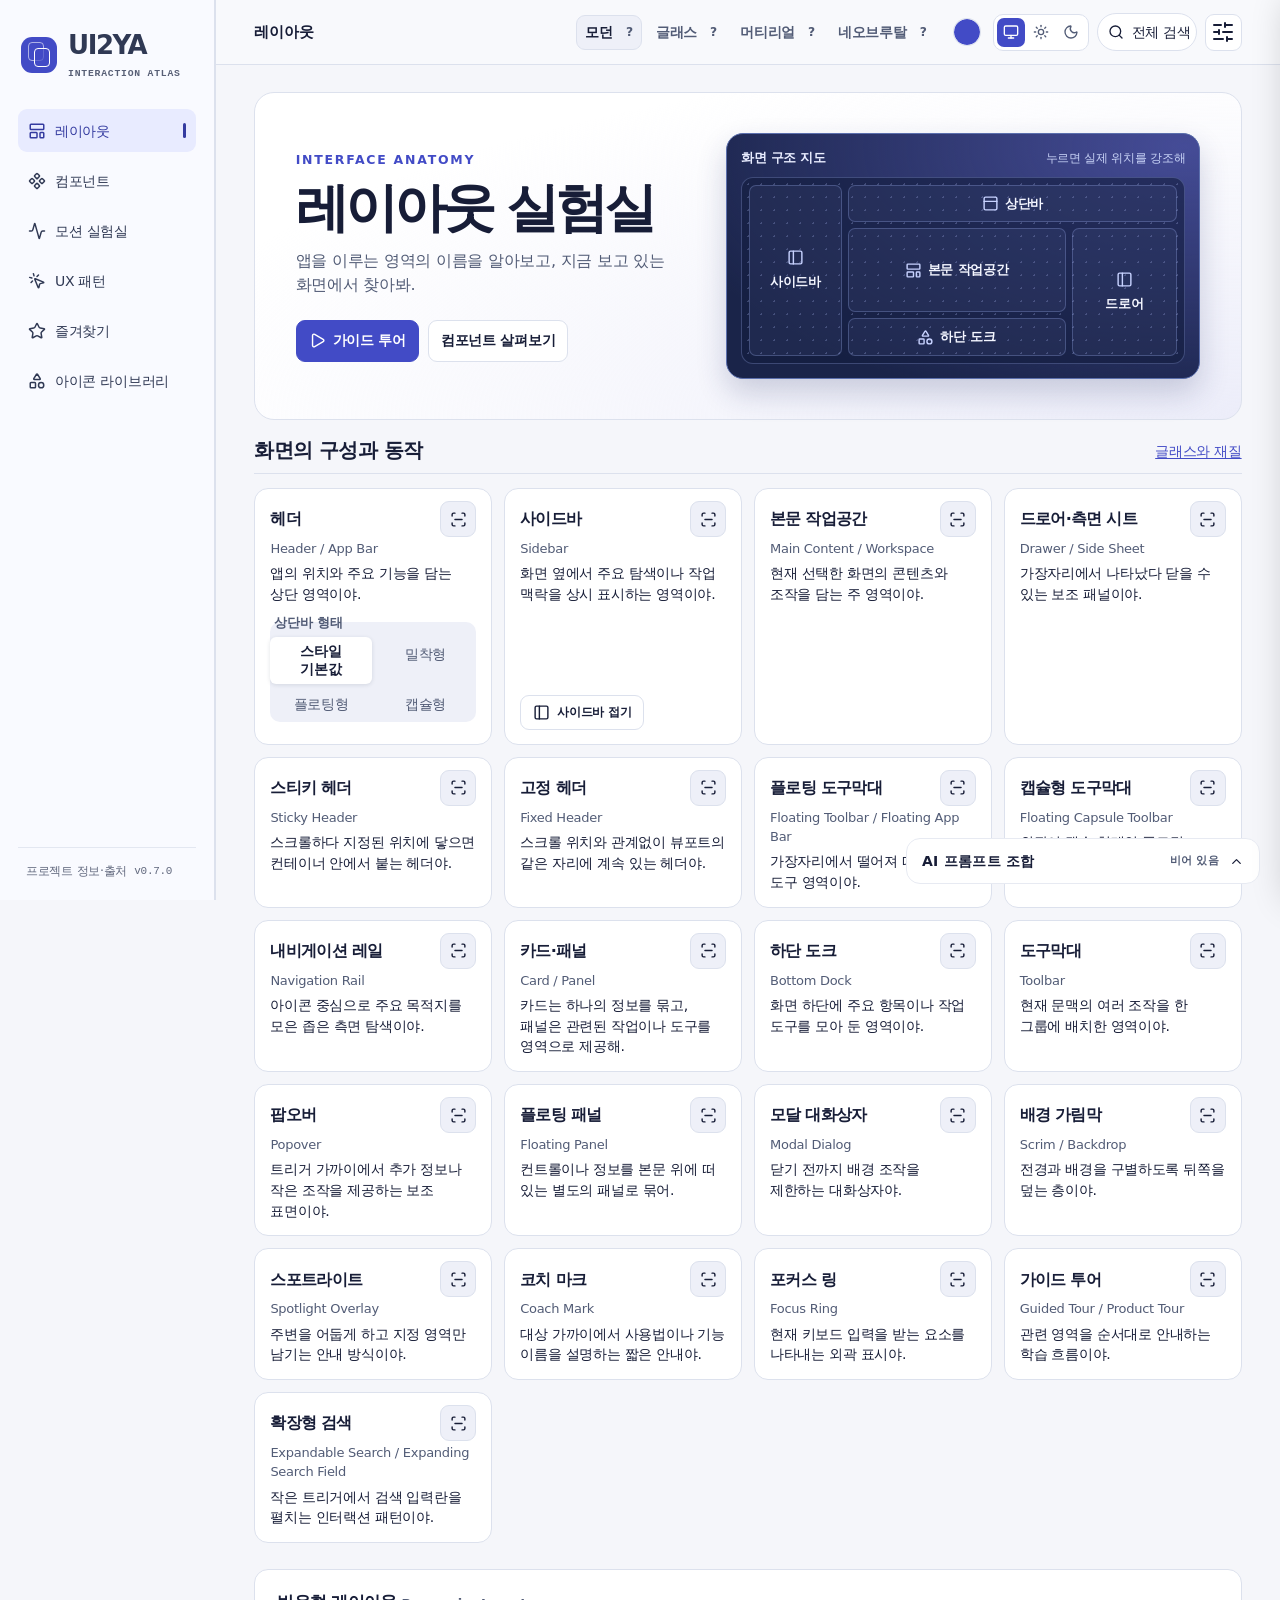
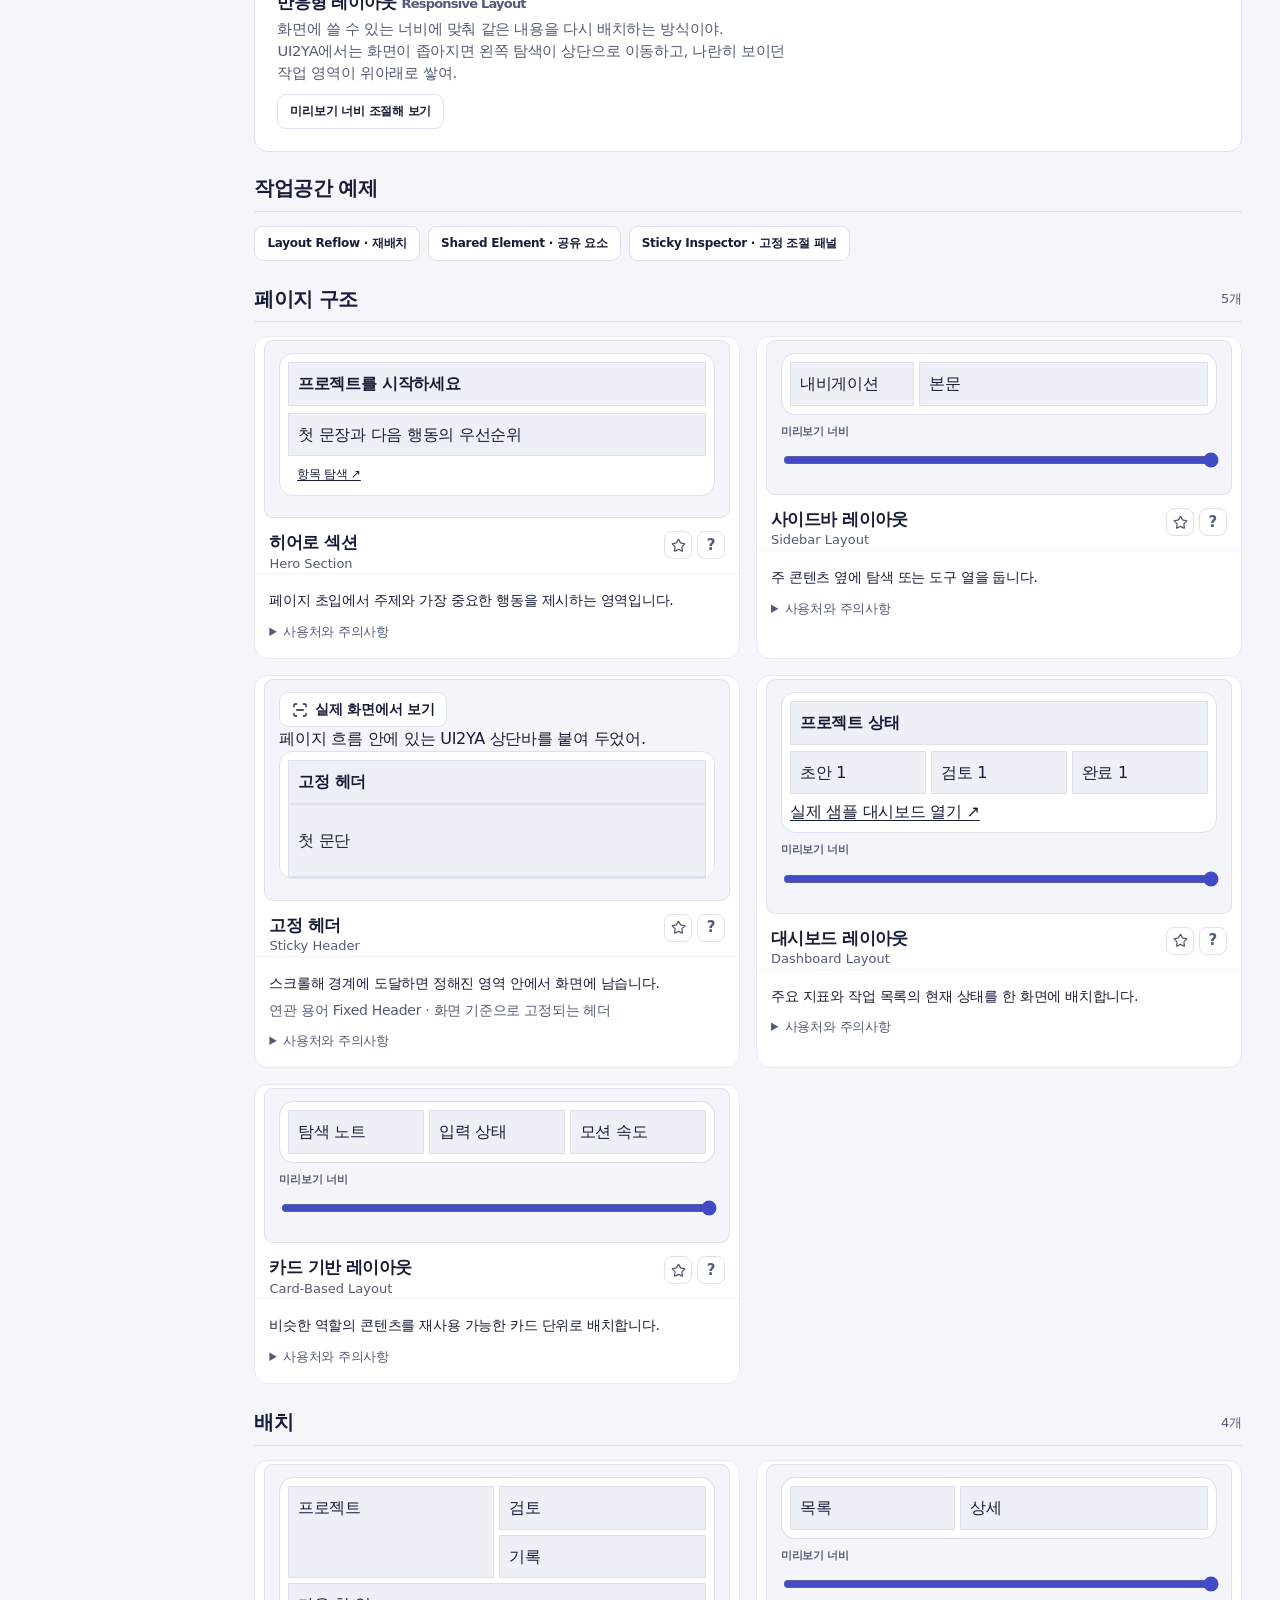
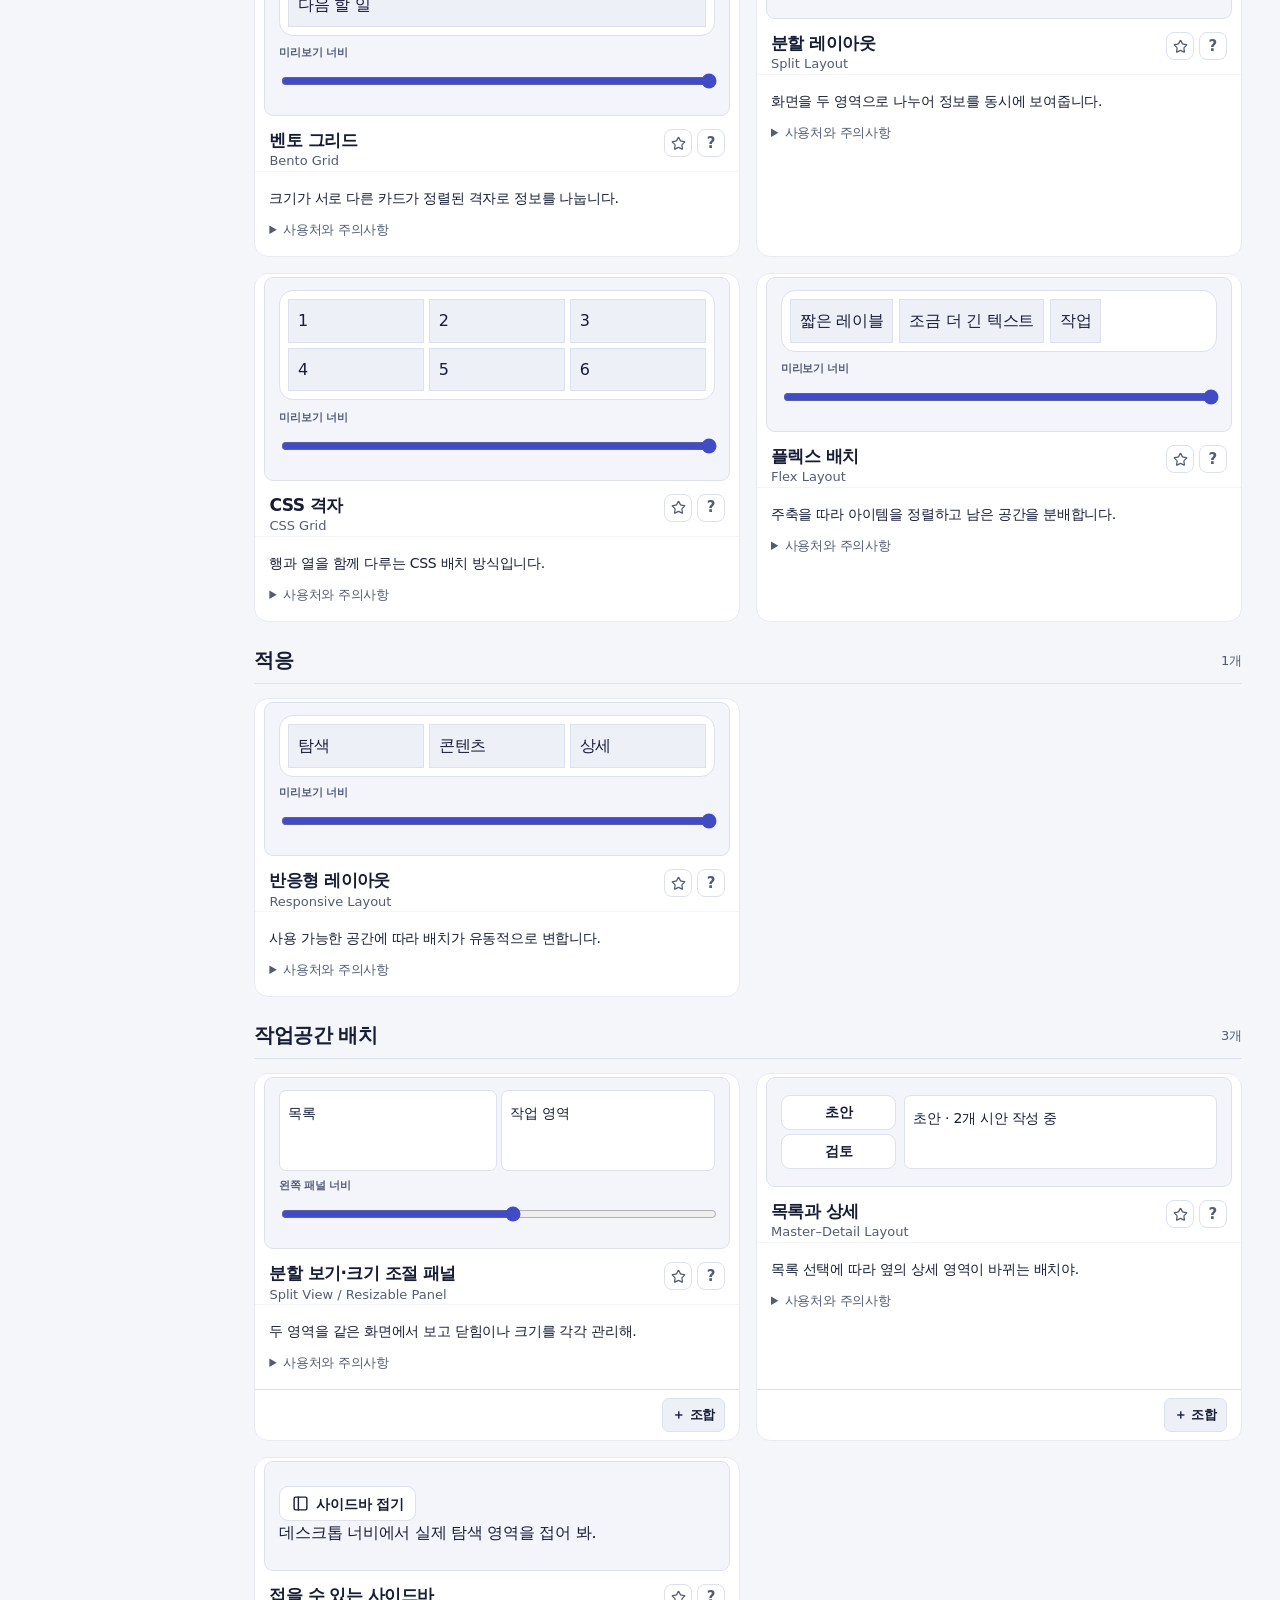
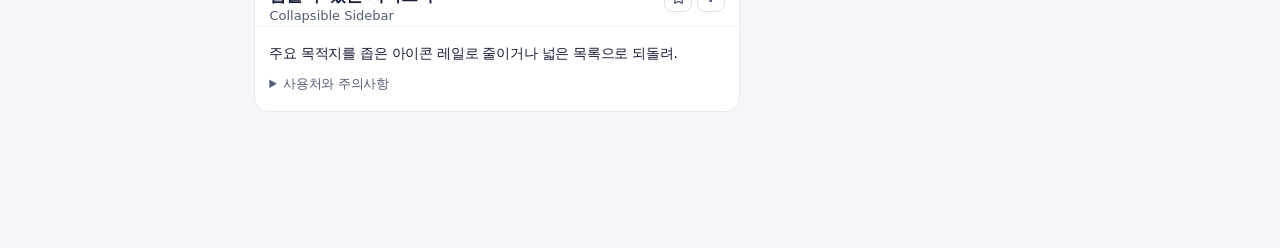
<file: index.html>
<!doctype html>
<html lang="ko">
<head>
  <meta charset="utf-8">
  <meta name="viewport" content="width=device-width, initial-scale=1">
  <meta name="theme-color" content="#f4f3ec">
  <meta name="description" content="UI2YA — UI 컴포넌트, 디자인 스타일, 모션 프리셋을 직접 체험하고 AI 개발 지시문으로 가져가는 인터랙티브 백과사전.">
  <title>UI2YA — Interface & Motion Atlas</title>
  <link rel="icon" href="data:image/svg+xml,%3Csvg xmlns='http://www.w3.org/2000/svg' viewBox='0 0 32 32'%3E%3Crect width='32' height='32' rx='8' fill='%23424bc6'/%3E%3Cg fill='none' stroke='white'%3E%3Crect x='7' y='7' width='13' height='15' rx='3' opacity='.55'/%3E%3Crect x='12' y='11' width='13' height='15' rx='3'/%3E%3C/g%3E%3C/svg%3E">
  <link rel="stylesheet" href="atlas.css">
  <link rel="stylesheet" href="themes.css">
  <link rel="stylesheet" href="expanded-themes.css">
  <link rel="stylesheet" href="ui2ya.css">
  <link rel="stylesheet" href="v03.css">
  <link rel="stylesheet" href="v04.css">
  <link rel="stylesheet" href="v05.css">
  <link rel="stylesheet" href="v06.css">
  <script defer src="catalog.js"></script>
  <script defer src="research.js"></script>
  <script defer src="expansion.js"></script>
  <script defer src="motion.js"></script>
  <script defer src="components.js"></script>
  <script defer src="colors.js"></script>
  <script defer src="styles.js"></script>
  <script defer src="presets.js"></script>
  <script defer src="experience-data.js"></script>
  <script defer src="icon-assets.js"></script>
  <script defer src="icon-library.js"></script>
  <script defer src="layout-lab.js"></script>
  <script defer src="component-motion.js"></script>
  <script defer src="motion-workspace.js"></script>
  <script defer src="app.js"></script>
  <script defer src="v03.js"></script>
  <script defer src="v04.js"></script>
</head>
<body class="collection" data-theme="flat2" data-dark="false">
  <a class="skip" href="#main">본문으로 건너뛰기</a>
  <aside class="rail" aria-label="UI2YA 탐색">
    <a class="brand" href="#layout"><span class="brand-mark" aria-hidden="true"><i></i><i></i></span><span>UI2YA<small>INTERACTION ATLAS</small></span></a>
    <nav id="primary-nav" aria-label="주 메뉴">
      <a href="#layout" data-section="layout"><span data-icon="layout-template"></span><span>레이아웃</span></a>
      <a href="#catalog/component" data-section="catalog"><span data-icon="component"></span><span>컴포넌트</span></a>
      <a href="#motion" data-section="motion"><span data-icon="activity"></span><span>모션 실험실</span></a>
      <a href="#catalog/pattern" data-section="pattern"><span data-icon="mouse-pointer-click"></span><span>UX 패턴</span></a>
      <a href="#favorites" data-section="favorites"><span data-icon="star"></span><span>즐겨찾기</span></a>
      <a href="#icons" data-section="icons"><span data-icon="shapes"></span><span>아이콘 라이브러리</span></a>
    </nav>
    <div class="rail-footer"><a href="#references" class="rail-source-link">프로젝트 정보·출처</a><span id="app-version">v0.7.0</span></div>
  </aside>
  <div class="page">
    <header class="topbar" aria-label="상단 도구막대">
      <div class="top-brand"><strong id="location-label">레이아웃</strong></div>
      <div class="top-style-strip" aria-label="디자인 선택" id="quick-styles"></div>
      <div class="top-actions">
        <label class="u-color-inline" title="강조 색상 · Color Swatch"><span class="sr-only">강조 색상</span><input id="quick-accent" type="color" value="#3478F6"></label>
        <div class="u-mode" role="group" aria-label="표시 모드" data-help="mode" tabindex="0">
          <button type="button" data-mode="system" aria-label="시스템 모드" title="시스템 모드"><span data-icon="monitor"></span></button>
          <button type="button" data-mode="light" aria-label="라이트 모드" title="라이트 모드"><span data-icon="sun"></span></button>
          <button type="button" data-mode="dark" aria-label="다크 모드" title="다크 모드"><span data-icon="moon"></span></button>
        </div>
        <form id="global-search" role="search" data-expanded="false">
          <button type="button" id="search-expand" aria-expanded="false" aria-controls="find" aria-label="검색창 확장" title="Expandable Search · 확장형 검색창"><span data-icon="search"></span><span>전체 검색</span></button>
          <label class="sr-only" for="find">도감 검색</label><input id="find" type="search" placeholder="이름·동작 검색" autocomplete="off" tabindex="-1">
          <button class="search-enter" type="submit">찾기</button><button type="button" id="search-collapse" aria-label="검색창 접기"><span data-icon="x"></span></button>
        </form>
        <button type="button" id="settings-toggle" class="chrome-icon" popovertarget="design-popover" aria-label="디자인 설정" title="디자인 설정 · Popover"><span data-icon="sliders-horizontal"></span></button>
      </div>
    </header>
    <main id="main" tabindex="-1"></main>
  </div>
  <aside id="motion-drawer" class="motion-drawer style-drawer" aria-label="디자인 스타일 설명" aria-hidden="true" inert>
    <div class="drawer-heading"><h2>스타일 설명</h2><button type="button" id="drawer-close" class="chrome-icon" aria-label="스타일 설명 닫기"><span data-icon="x"></span></button></div>
    <div id="drawer-style-story"></div>
  </aside>
  <div id="design-popover" class="design-popover" popover="manual" aria-label="디자인 설정">
    <div class="drawer-heading"><h2>디자인 설정</h2><button type="button" popovertarget="design-popover" popovertargetaction="hide" class="chrome-icon" aria-label="디자인 설정 닫기"><span data-icon="x"></span></button></div>
    <div id="design-editor"></div>
  </div>
  <dialog id="tour-modal-example" class="sample-dialog" aria-labelledby="tour-modal-title">
    <h2 id="tour-modal-title">모달 대화상자 예시</h2>
    <p>이 대화상자를 닫기 전에는 배경을 조작할 수 없어.</p>
    <form method="dialog"><button class="u-action" type="submit">닫기</button></form>
  </dialog>
  <dialog id="spotlight-dialog" aria-labelledby="coach-title">
    <div class="spotlight-ring" aria-hidden="true"></div>
    <section class="coach-mark"></section>
  </dialog>
  <div id="ui-learn-popover" class="ui-learn-popover" role="dialog" aria-label="UI 용어 설명" hidden></div>
  <section id="prompt-dock" class="prompt-dock" aria-label="AI 프롬프트 조합기">
    <button type="button" id="dock-toggle" class="dock-handle" aria-expanded="false" aria-controls="dock-content"><span>AI 프롬프트 조합</span><span id="dock-count">선택 0개</span><span id="dock-chevron" data-icon="chevron-right"></span></button>
    <div id="dock-content" class="dock-content" hidden>
      <div class="dock-tokens" id="dock-tokens"></div>
      <div class="dock-row"><label class="u-checkline"><input id="prompt-detailed" type="checkbox"> 상세 지시문</label><button class="u-action" id="prompt-clear" type="button">선택 비우기</button><button class="u-action primary" id="prompt-copy" type="button">프롬프트 복사</button></div>
      <textarea id="prompt-output" rows="3" readonly aria-label="조합된 AI 개발 프롬프트"></textarea>
      <p class="u-help">선택한 모션만 조합해서 복사할 수 있어. 개인별 프롬프트는 여기서 로컬로 생성되며 외부로 전송하지 않아.</p>
    </div>
  </section>
  <p class="app-status" id="app-status" role="status" aria-live="polite"></p>
  <noscript>UI2YA는 JavaScript를 사용해 직접 조작 가능한 데모를 표시합니다.</noscript>
</body>
</html>
</file>
<file: atlas.css>
:root{color-scheme:light;--bg:#f4f3ec;--paper:#fffef8;--ink:#1f2a23;--muted:#536358;--line:#d5dacf;--strong:#245944;--soft:#deeee1;--nav:#1c2822;--bright:#d5ed9d;--warm:#f4ead5;--focus:#357f61;--ui:"DM Sans","Apple SD Gothic Neo","Malgun Gothic",system-ui,sans-serif;--mono:"IBM Plex Mono",ui-monospace,monospace}
*{box-sizing:border-box}
[hidden]{display:none!important}
html{scroll-padding-top:84px}
body{margin:0;background:var(--bg);color:var(--ink);font:15px/1.57 var(--ui);letter-spacing:-.012em}
button,input,select,textarea{font:inherit;letter-spacing:inherit}
a{color:inherit;text-underline-offset:.18em}
button,a,input,select,textarea,summary{touch-action:manipulation}
button{cursor:pointer}
button:disabled{opacity:.48;cursor:default}
:focus-visible{outline:2px solid var(--focus);outline-offset:3px}
h1,h2,h3,p,dl,ul{margin:0}
h1,h2,h3{line-height:1.24;letter-spacing:-.045em}
input[type=checkbox],input[type=radio],input[type=range]{accent-color:var(--strong)}
input:not([type=range],[type=checkbox],[type=radio],[type=color]),select,textarea{max-width:100%;min-width:0;border:1px solid #bac7ba;background:var(--paper);color:var(--ink);border-radius:8px;padding:8px 10px}
input[type=range]{width:100%;min-height:28px}
input[type=checkbox],input[type=radio]{width:17px;height:17px}
input[type=color]{min-height:42px;max-width:100%;cursor:pointer}
textarea{resize:vertical}
select{cursor:pointer}
.sr-only{position:absolute;width:1px;height:1px;overflow:hidden;clip-path:inset(50%);white-space:nowrap}
.skip{position:fixed;top:10px;left:10px;transform:translateY(-180%);background:var(--bright);color:var(--nav);z-index:99;padding:10px 15px;border-radius:7px}
.skip:focus{transform:none}
.rail{position:fixed;inset:0 auto 0 0;z-index:4;width:224px;background:var(--nav);color:#f3f6ee;display:flex;flex-direction:column;padding:33px 19px 20px;overflow:auto}
.brand{display:flex;align-items:center;gap:11px;text-decoration:none;font-size:16px;font-weight:800;line-height:1.25;padding:0 5px 30px;white-space:nowrap}
.brand small{display:block;font:10px/1.4 var(--mono);letter-spacing:.09em;color:#b1c5b7;margin-top:5px}
.brand-mark{width:34px;height:34px;flex:none;display:grid;place-items:center;background:var(--bright);color:#23372b;border-radius:10px;position:relative}
.brand-mark::before,.brand-mark::after{content:"";position:absolute;width:15px;height:13px;border:1.5px solid currentColor;border-radius:2px;transform:rotate(-12deg) translate(-1px,1px)}
.brand-mark::after{transform:rotate(-12deg) translate(3px,-3px);background:var(--bright)}
.rail nav{display:grid;gap:6px}
.rail nav a{min-height:46px;display:flex;align-items:center;gap:12px;text-decoration:none;border:1px solid transparent;color:#d7e2d8;border-radius:9px;padding:8px 11px;font-size:14px;font-weight:650}
.rail nav a span{width:22px;text-align:center;font-size:21px;font-weight:500;color:#a9c2b0;line-height:1}
.rail nav a:hover{background:#2c4033}
.rail nav a[aria-current=page]{background:#354b3e;border-color:#486252;color:#f8faf5}
.rail nav a[aria-current=page] span{color:var(--bright)}
.rail-footer{display:flex;justify-content:space-between;align-items:center;margin-top:auto;border-top:1px solid #415349;padding:16px 2px 0;font-size:12px;color:#bbccbf}
.rail-footer span{font:11px var(--mono);color:var(--bright)}
.page{margin-left:224px;min-width:0}
.topbar{height:73px;padding:0 clamp(18px,4vw,54px);border-bottom:1px solid var(--line);background:var(--bg);position:sticky;top:0;z-index:3;display:flex;justify-content:space-between;gap:15px;align-items:center}
.location{font-size:13px;color:#425547;font-weight:750;white-space:nowrap}
#global-search{display:flex;align-items:center;gap:9px;border:1px solid #cbd5ca;padding:3px 5px 3px 13px;border-radius:11px;background:var(--paper);width:min(390px,100%)}
#global-search input{width:100%;border:0;background:transparent;padding:7px 1px;font-size:13px;outline-offset:0}
.search-symbol{width:12px;height:12px;border:1.5px solid #627c69;border-radius:50%;position:relative;flex:none}
.search-symbol::after{content:"";position:absolute;height:1.5px;width:5px;background:#627c69;transform:rotate(45deg);right:-4px;bottom:-2px}
.search-enter{border:0;border-radius:6px;background:#e9eee3;color:#365744;font-size:12px;font-weight:700;padding:5px 9px;flex:none}
main{max-width:1550px;margin:auto;padding:29px clamp(18px,4vw,54px) 54px;min-width:0;scroll-margin-top:73px}
main:focus{outline:none}
.hero{min-height:355px;display:grid;grid-template-columns:minmax(0,1.12fr) minmax(0,.88fr);border-radius:19px;background:#21372d;color:#f2f8e8;overflow:hidden;isolation:isolate}
.hero-text{padding:43px clamp(23px,5.1vw,67px);z-index:1}
.hero-label{color:#c9e29a;font-size:13px;font-weight:750;margin-bottom:13px}
.hero h1{font-size:clamp(35px,4.3vw,68px);line-height:1.11;letter-spacing:-.062em;margin-bottom:17px;word-break:keep-all}
.hero-text>p:not(.hero-label){color:#cfddd1;max-width:325px;word-break:keep-all}
.hero-actions{display:flex;flex-wrap:wrap;gap:9px;margin-top:23px}
.button{border:1px solid #c8d2c8;background:var(--paper);border-radius:8px;padding:8px 13px;min-height:38px;text-decoration:none;display:inline-flex;align-items:center;justify-content:center;gap:4px;color:var(--ink);font-weight:700;white-space:nowrap}
.button:hover{background:#e8f0e6;border-color:#a9c2b0}
.button.small{min-height:32px;padding:5px 10px;font-size:12px}
.button.primary{background:#28563f;color:#fff;border-color:#28563f}
.button.primary:hover{background:#1e4332}
.hero .button{background:#2b4939;color:#f5faeb;border-color:#57725e}
.hero .button:hover{background:#395849}
.hero .button.primary{background:var(--bright);color:#223622;border-color:var(--bright)}
.hero .button.primary:hover{background:#e3f6ba}
.hero-visual{position:relative;display:grid;place-items:center;overflow:hidden;background:radial-gradient(ellipse at 70% 26%,#567354 0,transparent 57%),linear-gradient(130deg,#284133,#355644)}
.hero-visual::before{position:absolute;inset:0;content:"";background:repeating-linear-gradient(0deg,transparent 0 23px,rgba(200,230,187,.10) 24px 25px),repeating-linear-gradient(90deg,transparent 0 23px,rgba(200,230,187,.10) 24px 25px);mask-image:linear-gradient(100deg,transparent,#000 45%);}
.hero-orbit{position:absolute;aspect-ratio:1;border:1px solid #718c71;border-radius:50%;pointer-events:none}
.orbit-a{width:450px;top:-70px;right:-120px}
.orbit-b{width:355px;top:-20px;right:-75px}
.orbit-c{width:260px;top:25px;right:-20px;border-style:dashed}
.hero-demo{position:relative;width:min(76%,320px);color:#26382d;border:1px solid #d3dfcb;border-radius:15px;background:#edf4e6;box-shadow:11px 18px 44px #11281f8c;overflow:hidden}
.hero-demo-head,.hero-demo-foot{display:flex;align-items:center;justify-content:space-between;gap:8px;padding:12px 14px;font-size:12px;font-weight:750}
.hero-demo-head{border-bottom:1px solid #d7dfcf}
.hero-demo-head span:first-child{display:flex;align-items:center;gap:7px}
.hero-demo-head b{width:7px;height:7px;border-radius:50%;background:#57865e}
.hero-demo-head span:last-child{font:10px var(--mono);color:#54745f}
.hero-demo-space{height:130px;position:relative;display:grid;place-items:center;background:repeating-linear-gradient(90deg,transparent 0 26px,#dce7d7 27px 28px),repeating-linear-gradient(0deg,transparent 0 26px,#dce7d7 27px 28px)}
.hero-axis{position:absolute;left:19%;right:18%;border-bottom:1px dashed #547d63}
.hero-target{position:absolute;width:50px;height:50px;border:1px solid #82a189;border-radius:50%;margin-left:37%}
.hero-spring{height:56px;width:56px;position:relative;border:0;border-radius:50%;color:#234130;background:var(--bright);box-shadow:0 4px 0 #6c8a58;font-size:24px;margin-left:37%}
.hero-demo-foot{background:#fcfdf6;font-size:10px;color:#53715a}
.hero-demo-foot a{color:#285740}
.home-links,.home-library{margin-top:27px}
.minor-head{display:flex;align-items:baseline;justify-content:space-between;gap:12px;margin-bottom:11px}
.minor-head h2{font-size:20px}
.minor-head a{font-size:12px;color:#325e49;white-space:nowrap}
.journeys{display:grid;grid-template-columns:repeat(3,minmax(0,1fr));gap:11px}
.journeys a{background:var(--paper);border:1px solid var(--line);padding:15px;min-width:0;border-radius:13px;text-decoration:none;display:grid;grid-template-columns:auto minmax(0,1fr) auto;gap:10px;align-items:center}
.journeys a:hover{border-color:#8eb39d;background:#f9fbf3}
.journey-icon{display:grid;place-items:center;width:42px;height:42px;border-radius:10px;font-size:23px;color:#2a4d3a}
.component-icon{background:#dfede1}
.style-icon{background:#f0e7d3}
.motion-icon{background:#e2e4ed}
.journeys strong{display:block;font-size:15px;margin-bottom:1px;letter-spacing:-.03em}
.journeys small{display:block;color:var(--muted);font-size:11px;line-height:1.35;word-break:keep-all}
.arrow{color:#527962;font-size:17px;align-self:start}
.library-links{display:grid;grid-template-columns:repeat(3,minmax(0,1fr));gap:0 14px}
.library-links a{display:flex;justify-content:space-between;border-top:1px solid var(--line);text-decoration:none;padding:10px 0;color:#405a4a}
.library-links a:hover{color:#192f24}
.library-links a span:last-child{font:12px var(--mono);color:#56755f}
.section-head{display:flex;align-items:flex-end;justify-content:space-between;gap:13px;margin:4px 0 22px}
.section-head h1{font-size:clamp(30px,4.1vw,56px);margin-bottom:7px}
.section-head p{color:var(--muted);font-size:14px;max-width:64ch}
.catalog-tools{border:1px solid var(--line);background:var(--paper);border-radius:13px;padding:12px 15px}
.filter-tabs,.catalog-search,.related-links,.head-actions,.reference-nav{display:flex;align-items:center;flex-wrap:wrap;gap:8px}
.filter-tabs{padding-bottom:11px;border-bottom:1px solid #edf0ea}
.filter-tabs button,.reference-nav a{border:1px solid transparent;background:transparent;color:var(--muted);padding:6px 10px;border-radius:7px;text-decoration:none;font-weight:700;min-height:34px}
.filter-tabs button[aria-pressed=true],.reference-nav a[aria-current=page]{color:#244832;background:var(--soft);border-color:#b8d4c0}
.catalog-search{padding-top:11px;font-size:13px}
.catalog-search>label:first-child{flex:1;min-width:min(210px,100%)}
.catalog-search input[type=search]{width:100%}
.inline-choice{display:inline-flex;align-items:center;gap:5px;white-space:nowrap}
.result-count{font-size:13px;font-weight:700;color:var(--muted);margin:14px 0 8px}
.entry-grid{display:grid;grid-template-columns:repeat(3,minmax(0,1fr));gap:12px}
.entry-card{position:relative;display:grid;grid-template-columns:42px minmax(0,1fr);gap:11px;background:var(--paper);border:1px solid var(--line);border-radius:13px;padding:14px;min-height:186px}
.entry-card:hover{border-color:#a6bda9}
.entry-sign{width:40px;height:40px;display:grid;place-items:center;border-radius:9px;background:var(--soft);color:#355b46;font-size:22px}
.glyph-style{background:#f0e7d3;color:#775c2d}
.glyph-motion{background:#e3e9e6;color:#365d52}
.glyph-effect{background:#ece7ef;color:#613f6b}
.entry-body{display:flex;flex-direction:column;min-width:0}
.entry-kind{font-size:10px;font-weight:750;color:#58705e;padding-right:23px}
.entry-card h2{font-size:17px;margin-top:2px;padding-right:16px}
.entry-card h2 a{text-decoration:none}
.entry-card h2 a:hover{text-decoration:underline}
.english{font-size:11px;color:#4d6353;margin:2px 0 7px}
.entry-card p:not(.english){font-size:12px;color:var(--muted);line-height:1.45;word-break:keep-all}
.entry-footer{margin-top:auto;padding-top:9px;display:flex;gap:7px;align-items:center;font-size:10px;color:#496451}
.entry-status{display:inline-block;border:1px solid #ced8cc;border-radius:5px;font-size:10px;font-weight:700;padding:1px 5px;color:#51675a;background:#f6f6ed;white-space:nowrap}
.entry-status.ready{background:#e7f2e4;border-color:#cadecd;color:#285d43}
.favorite-button{width:35px;height:35px;border:1px solid #ccd7cb;border-radius:9px;color:#5c745f;background:var(--paper);font-size:20px;line-height:1;display:grid;place-items:center}
.favorite-button:hover,.favorite-button[aria-pressed=true]{color:#385f49;background:#e6f0df}
.entry-card>.favorite-button{position:absolute;top:12px;right:10px;width:27px;height:27px;font-size:17px}
.empty-page{padding:28px;border:1px dashed var(--line);border-radius:11px;color:var(--muted);grid-column:1/-1}
.detail-return{display:flex;justify-content:space-between;font-size:12px;color:#4a6752;margin-bottom:10px}
.detail-return span,.topic-kicker,.motion-description h2 span{font:11px var(--mono);color:#59705f}
.topic-kicker{display:flex;gap:8px;align-items:center;margin-bottom:8px}
.detail-head{margin-bottom:19px}
.detail-layout{display:grid;gap:15px}
.detail-layout.with-demo{grid-template-columns:minmax(0,1.14fr) minmax(0,.86fr)}
.read-card,.demo-wrap,.detail-more,.lab-play,.lab-settings,.reference-list article,.archive-box{border:1px solid var(--line);border-radius:13px;padding:17px;background:var(--paper)}
.read-card h2,.detail-more h2,.lab-settings h2{font-size:16px;margin-bottom:5px}
.read-card p{margin-bottom:12px;color:var(--muted)}
.read-card .definition{color:var(--ink);font-size:17px;font-weight:650}
.read-card a.button{margin:0 0 12px}
.demo-wrap{padding:0;overflow:hidden}
.component-demo{padding:21px;min-height:226px;border-radius:0!important}
.component-demo [data-demo-mount]{max-width:540px;margin:auto}
.detail-more{margin-top:15px}
.detail-more p:not(.quiet){margin-bottom:5px;color:var(--muted)}
.related-links{margin:9px 0}
.source-links{list-style:none;display:flex;gap:5px 12px;flex-wrap:wrap;padding:0;margin:8px 0;color:#38634b;font-size:12px}
.quiet{color:var(--muted);font-size:12px}
.lab-layout{display:grid;grid-template-columns:minmax(0,1.5fr) minmax(255px,.7fr);gap:13px;align-items:start}
.lab-play{padding:0;overflow:hidden}
.lab-top{display:flex;align-items:center;flex-wrap:wrap;gap:10px;justify-content:space-between;background:#eff2e8;border-bottom:1px solid var(--line);padding:9px 12px;font-size:12px;font-weight:750}
.lab-top select{padding:4px 7px;margin-left:3px;font-size:12px}
.motion-entry{display:flex;align-items:end;gap:12px;margin-bottom:12px}
.motion-entry>div:first-child{display:grid;gap:4px;max-width:min(305px,39%)}
.motion-entry label{font-size:12px;font-weight:750;color:var(--muted)}
.motion-entry h2{font-size:22px}
.motion-entry p{color:var(--muted);font-size:13px}
.motion-entry .favorite-button{margin-left:auto;flex:none}
.lab-stages{display:grid;grid-template-columns:minmax(0,1fr)}
.lab-stages.comparing{grid-template-columns:repeat(2,minmax(0,1fr))}
.motion-stage{height:247px;min-width:0;overflow:hidden;position:relative;display:grid;place-items:center;background-color:#eaf1e7;background-image:linear-gradient(90deg,#d7e3d7 1px,transparent 1px),linear-gradient(#d7e3d7 1px,transparent 1px);background-size:23px 23px;text-align:center}
.motion-stage+.motion-stage{border-left:1px solid #c4d5c7;background-color:#eaf1eb}
.motion-object,.motion-flip,.motion-ripple{min-width:104px;min-height:64px;border-radius:13px;background:#305f48;color:#fff;font-size:15px;font-weight:750;display:grid;place-items:center;padding:10px;position:relative;z-index:1}
.motion-object{box-shadow:0 5px 18px #204a354a}
.motion-flip{transform-style:preserve-3d}
.motion-flip>span{position:absolute;inset:0;display:grid;place-items:center;backface-visibility:hidden;border-radius:inherit}
.motion-flip>span+span{color:#213a2d;background:#c8e4a6;transform:rotateY(180deg)}
.motion-check{width:84px;height:84px;display:grid;place-items:center;border-radius:14px;background:#d5eac8;border:2px solid #598463;color:#214733;font-size:58px;line-height:1}
.motion-text{color:#234a35;font:clamp(14px,2.5vw,30px) var(--mono);font-weight:750;max-width:80%;overflow-wrap:anywhere;min-height:1lh}
.motion-progress{width:67%;height:16px;background:#d1dfd2;border-radius:99px;overflow:hidden}
.motion-progress>div{height:100%;background:#3f8061;border-radius:inherit}
.stage-count{position:absolute;top:calc(50% + 15px);font:12px var(--mono);color:#305c44}
.motion-tabs{position:relative;display:grid;grid-template-columns:repeat(3,1fr);width:80%;background:var(--paper);border-radius:10px;padding:11px 0 13px;overflow:hidden}
.motion-tabs>i{position:absolute;bottom:0;left:0;width:33.3333%;height:5px;background:#367559}
.motion-skeleton{width:67%;height:82px;border-radius:12px;position:relative;background:#cbdad0;overflow:hidden}
.motion-skeleton i{display:block;height:100%;width:40%;position:absolute;background:linear-gradient(90deg,transparent,#fff,transparent)}
.motion-list{display:grid;gap:6px;width:60%}
.demo-parallax-back{position:absolute;inset:19% 16%;border-radius:13px;background:linear-gradient(140deg,#7eab97,#b6d8bb 56%,#7c9eac);border:2px solid #537c70}
.demo-parallax-front{position:relative;z-index:1;background:#294f3b;color:#fff;padding:18px 24px;border-radius:10px;font-weight:750;box-shadow:0 8px 16px #24433647}
.demo-item{background:var(--paper);color:var(--ink);min-height:20px;padding:4px 14px;border:1px solid #ccdace;border-radius:5px;text-align:left;font-size:11px}
.particle-origin{position:absolute;top:50%;left:50%;z-index:2;pointer-events:none}
.particle-origin i{display:block;position:absolute;width:7px;height:7px;border-radius:2px;background:#cf6737}
.particle-origin i:nth-child(3n){background:#4c9864}
.particle-origin i:nth-child(3n+1){background:#ad7a2b}
.motion-ripple{overflow:hidden;isolation:isolate}
.motion-ripple i{position:absolute;width:84px;height:84px;border-radius:50%;background:#d5ed9d;pointer-events:none}
.motion-ripple span{z-index:1}
.shared-guides{position:absolute;inset:0}
.shared-guides i{position:absolute;width:67px;height:57px;top:calc(50% + 7px);left:calc(50% - 114px);border:1px dashed #40684f;border-radius:8px}
.shared-guides i+i{top:calc(50% - 75px);left:calc(50% + 10px);width:123px;height:84px}
.snap-content{display:flex;width:min(72%,360px);overflow:auto;scroll-snap-type:x mandatory;border-radius:8px}
.snap-content span{flex:0 0 100%;scroll-snap-align:start;padding:27px 5px;background:#cee4d2;color:#244b36}
.snap-content span:nth-child(2){background:#f3ead4}
.snap-content span:nth-child(3){background:#dbe6eb}
.snap-buttons{position:absolute;bottom:19px;display:flex;gap:5px}
.snap-buttons button{border:1px solid #afc8b3;border-radius:5px;background:var(--paper);color:var(--ink);min-width:29px}
.snap-buttons button[aria-pressed=true]{background:#386953;color:#fff}
.compare-label{position:absolute;top:8px;right:8px;background:var(--paper);border:1px solid var(--line);padding:2px 7px;border-radius:5px;font-size:11px}
.timeline{padding:12px;border-top:1px solid var(--line)}
.timeline>div:first-child,.lab-control>div{display:flex;justify-content:space-between;gap:6px}
.timeline label,.lab-control label{font-weight:700}
.timeline output,.lab-control output{font:11px var(--mono);color:#486250;align-self:center}
.transport,.lab-copy{display:flex;flex-wrap:wrap;gap:5px}
.reduced-note{padding:0 12px 10px}
.lab-settings{padding:13px}
.lab-settings h2{margin-bottom:2px}
.lab-settings form{display:grid;gap:0}
.lab-control{font-size:12px;border-bottom:1px solid #e9eee7;padding:6px 0;display:grid;gap:3px}
.lab-control.inline{display:flex;align-items:center;justify-content:space-between;gap:4px}
.lab-control input[type=range]{min-height:18px}
.lab-control select{font-size:11px;padding:4px 5px;max-width:63%}
.curve-wrap{margin:10px 0 8px;border:1px solid #d6e0d4;background:#f5f8ef;border-radius:6px;padding:5px;font-size:11px;text-align:right;color:#43634f}
.curve-wrap canvas{display:block;width:100%;height:auto;max-height:120px}
.lab-copy{margin-top:9px}
.copy-fallback{width:100%;min-height:73px;margin-top:8px}
.studio-controls{display:flex;align-items:end;flex-wrap:wrap;gap:8px 12px;border:1px solid var(--line);background:var(--paper);padding:10px 12px;border-radius:12px}
.studio-controls>label,.studio-glass label{font-size:12px;font-weight:750}
.studio-controls .inline-choice{align-self:center}
.studio-controls select{padding:4px 7px}
.studio-glass{display:flex;align-items:center;flex-wrap:wrap;gap:8px}
.studio-glass input{width:89px;vertical-align:middle}
.studio-glass output{font:11px var(--mono);color:#42654e}
.studio-motion-copy{margin:7px 0 10px}
.studio-views{display:grid;gap:12px;grid-template-columns:minmax(0,1fr)}
.studio-views.comparing{grid-template-columns:repeat(2,minmax(0,1fr))}
.studio-side{min-width:0}
.side-label{padding:0 1px 4px;font-size:13px;color:#3b624e;font-weight:800}
.reference-nav{margin-bottom:15px}
.reference-list h2{font-size:18px;margin:12px 0 8px}
.reference-grid{display:grid;grid-template-columns:repeat(2,minmax(0,1fr));gap:8px}
.reference-list article{padding:12px}
.reference-list h3{font-size:15px;margin-bottom:4px}
.reference-list p,.archive-box p{font-size:12px;color:var(--muted)}
.reference-list p.quiet{margin-top:5px}
.archive-box h2{font-size:17px;margin-bottom:5px}
.archive-box p{margin:4px 0 8px}
.archive-box .field{display:grid;gap:4px;max-width:340px}
.archive-list{list-style:none;padding:0}
.archive-list li{display:flex;justify-content:space-between;gap:8px;padding:7px 0;border-top:1px solid var(--line)}
.archive-list a{font-size:13px}
.archive-list small,.archive-list li>span{font-size:11px;color:var(--muted)}
.app-status{position:fixed;z-index:10;right:20px;bottom:18px;padding:10px 13px;border-radius:9px;background:#294e3b;color:#fff;opacity:0;pointer-events:none;max-width:calc(100vw - 40px)}
.app-status.visible{opacity:1}
@media(max-width:1140px){.rail{width:184px}.page{margin-left:184px}.brand{font-size:14px}.brand small{font-size:8px}.entry-grid{grid-template-columns:repeat(2,minmax(0,1fr))}.journeys a{padding:10px;gap:8px}.journey-icon{width:34px;height:34px}}
@media(max-width:820px){.rail{position:relative;width:100%;padding:12px 15px;overflow:visible}.brand{padding:0 0 8px}.brand-mark{width:28px;height:28px}.brand small,.rail-footer{display:none}.rail nav{display:flex;gap:5px;overflow:auto}.rail nav a{min-height:34px;padding:4px 7px;gap:3px;white-space:nowrap;font-size:12px}.rail nav a span{font-size:14px;width:15px}.page{margin-left:0}.topbar{height:55px}.hero{min-height:0}.hero-text{padding:26px}.hero h1{font-size:clamp(29px,6vw,47px)}.hero-demo{width:82%}.studio-views.comparing{grid-template-columns:1fr}.lab-layout{grid-template-columns:minmax(0,1fr) minmax(186px,.55fr)}html{scroll-padding-top:58px}}
@media(max-width:560px){main{padding:17px 12px 30px}.topbar{padding:0 12px}.hero{grid-template-columns:1fr}.hero-text{padding:22px 18px}.hero h1{font-size:clamp(28px,9.3vw,42px)}.hero-text>p:not(.hero-label){font-size:13px}.hero-visual{min-height:163px;padding:12px}.hero-demo-space{height:78px}.hero-demo-head,.hero-demo-foot{padding:6px 9px}.hero-spring{height:44px;width:44px}.hero-target{height:44px;width:44px}.hero-orbit{display:none}.journeys,.entry-grid,.reference-grid,.detail-layout.with-demo,.lab-layout{grid-template-columns:1fr}.journeys a{padding:9px}.library-links{grid-template-columns:repeat(2,minmax(0,1fr))}.section-head{align-items:start;flex-wrap:wrap}.motion-entry{flex-wrap:wrap;align-items:center}.motion-entry>div:first-child{max-width:100%;width:100%}.motion-description{flex:1}.motion-stage{height:220px}.motion-object,.motion-flip,.motion-ripple{min-width:72px;min-height:50px;font-size:12px}.lab-stages.comparing .motion-stage{min-height:211px}.entry-card{min-height:150px}.archive-list li{flex-direction:column}.studio-controls{align-items:flex-start}}
@media(prefers-reduced-motion:reduce){*,*::before,*::after{animation-duration:.001ms!important;scroll-behavior:auto!important;transition-duration:.001ms!important}}
</file>
<file: themes.css>
.collection {
  --s-ink:#21372f;--s-muted:#465d53;--s-accent:#227054;--s-on-accent:#fff;--s-line:#aebfb5;
  --s-shell:#e7eee8;--s-bar:#f6f8f5;--s-nav:#193b30;--s-nav-ink:#f0f9f5;--s-nav-active:#376654;
  --s-card:#fbfff9;--s-ctl:#fff;--s-input:#fff;--s-alt:#e0f0e6;--s-card-shadow:none;--s-control-shadow:none;
  --s-radius:3px;--s-control-radius:3px;--s-shell-radius:6px;--s-heading:var(--ui);--s-font:var(--ui);
  color:var(--s-ink);background:var(--s-shell);font-family:var(--s-font);border-radius:var(--s-shell-radius);
  accent-color:var(--s-accent);color-scheme:light;
}
.collection[data-theme=glass] {
  --glass-opacity:.80;--s-ink:#1d2f44;--s-muted:#334d60;--s-accent:#234c83;--s-line:#758ca1;
  --glass-background:radial-gradient(ellipse at 83% 21%,#c0f8f0 0,transparent 50%),radial-gradient(ellipse at 12% 25%,#b6c2ff 0,transparent 52%),linear-gradient(137deg,#c7d8fb 2%,#afdbde 56%,#c5c9f8);
  --s-shell:var(--glass-background);--s-bar:rgba(242,251,255,var(--glass-opacity));--s-nav:rgba(235,244,253,var(--glass-opacity));
  --s-nav-ink:#223d54;--s-nav-active:#c2d9ec;--s-card:rgba(251,253,255,var(--glass-opacity));--s-ctl:#edf7ff;--s-input:#faffff;
  --s-alt:#dfeefa;--s-card-shadow:0 9px 23px #486b8530,inset 0 1px 0 #fff;--s-control-shadow:inset 0 1px 0 #fff,0 2px 4px #223a561f;
  --s-radius:19px;--s-control-radius:13px;--s-shell-radius:22px;
  letter-spacing:-.025em
}
.collection[data-theme=glass][data-backdrop=warm]{--glass-background:radial-gradient(ellipse at 76% 20%,#ffe994,transparent 46%),radial-gradient(ellipse at 15% 6%,#f3b6d4,transparent 54%),linear-gradient(130deg,#f2b8a6,#f8dec9 52%,#dab9ee)}
.collection[data-theme=glass] :is(.s-card,.sample-toolbar,.sample-sidebar,.s-disclosure,.sample-dialog){backdrop-filter:blur(12px);-webkit-backdrop-filter:blur(12px)}
.collection[data-theme=glass] .sample-sidebar{border-radius:16px;border:1px solid #ffffffa8;margin:8px 0 8px 8px;align-self:start}
.collection[data-theme=glass] .sample-kpis strong{font-weight:755}
.collection[data-theme=glass] .sample-product b{border-radius:11px;background:#245583;color:#ecfcff}
.collection[data-theme=skeuo] {
  --s-ink:#352517;--s-muted:#614832;--s-accent:#754622;--s-on-accent:#fff3db;--s-line:#99744b;
  --s-shell:repeating-linear-gradient(0deg,#8b6331 0,#9b733d 1px,#8b6738 3px,#986b34 5px,#9d743d 7px);
  --s-bar:linear-gradient(#ead8b3,#c09056);--s-nav:linear-gradient(90deg,#4a3121,#6b4931 60%,#503124);--s-nav-ink:#f9e8c6;--s-nav-active:#865b36;
  --s-card:repeating-linear-gradient(0deg,#f9eccb 0 5px,#f3e5c4 5px 6px);--s-ctl:linear-gradient(#fff1cb,#dfb783);--s-input:#fff5df;--s-alt:#efddba;
  --s-card-shadow:0 3px 4px #2f1f1f4d,inset 0 0 0 3px #fcf1d5;--s-control-shadow:inset 0 1px 1px #fff6e4,0 2px 0 #76522b;
  --s-radius:6px;--s-control-radius:5px;--s-shell-radius:9px;--s-heading:Georgia,"Apple SD Gothic Neo",serif;
}
.collection[data-theme=skeuo] .sample-main{background:#ead8b6;border:1px solid #946c41;box-shadow:inset 0 0 0 4px #dbbb87;margin:7px}
.collection[data-theme=skeuo] .sample-head{padding-bottom:8px;border-bottom:1px dotted #9b7959}
.collection[data-theme=skeuo] .sample-product b{background:linear-gradient(#875630,#50311e);box-shadow:inset 0 1px 1px #fff9d3,0 1px 0 #56351e;color:#fff2cb}
.collection[data-theme=skeuo] .sample-sidebar{border-right:1px solid #8d623c;box-shadow:inset -3px 0 6px #24120855}
.collection[data-theme=skeuo] .s-button.primary{background:linear-gradient(#8c5b33,#5d351e)}
.collection[data-theme=skeuo] .s-button:active{box-shadow:inset 0 3px 4px #3d210f75;transform:translateY(1px)}
.collection[data-theme=skeuo] .sample-kpis strong{font-family:var(--s-heading);font-weight:700}
.collection[data-theme=neumorphic] {
  --s-ink:#23324a;--s-muted:#42516a;--s-accent:#414c78;--s-line:#8692ab;
  --s-shell:#dce3ee;--s-bar:#dce3ee;--s-nav:#dce3ee;--s-nav-ink:#26384e;--s-nav-active:#cbd5e8;
  --s-card:#dce3ee;--s-ctl:#dbe3ee;--s-input:#e8ecf6;--s-alt:#d1dbed;
  --s-card-shadow:7px 7px 14px #aab6cb,-6px -6px 13px #f6f9ff;--s-control-shadow:3px 3px 6px #a6b1c6,-3px -3px 7px #fbfcff;
  --s-radius:16px;--s-control-radius:11px;--s-shell-radius:22px;
}
.collection[data-theme=neumorphic] .sample-toolbar{margin:8px 9px 1px;border:1px solid #8995ae;border-radius:15px;box-shadow:var(--s-card-shadow)}
.collection[data-theme=neumorphic] .sample-sidebar{border-radius:16px;box-shadow:inset 3px 3px 10px #a3aec4,inset -4px -4px 10px #f6f9ff;margin:10px 0 10px 8px;align-self:start}
.collection[data-theme=neumorphic] .s-button:active,.collection[data-theme=neumorphic] .s-button[aria-pressed=true]{box-shadow:inset 3px 3px 6px #9eacc5,inset -3px -3px 6px #fff}
.collection[data-theme=neumorphic] :is(input:not([type=radio],[type=checkbox],[type=range],[type=color]),textarea){box-shadow:inset 2px 2px 5px #a7b3cb,inset -2px -2px 5px #fff}
.collection[data-theme=flat] .sample-toolbar{border-bottom:3px solid var(--s-accent)}
.collection[data-theme=flat] .sample-head h3{font-weight:860;text-transform:uppercase}
.collection[data-theme=flat] .sample-kpis .s-card{border-top:3px solid var(--s-accent)}
.collection[data-dark=true] {
  color-scheme:dark;--s-ink:#f1f4ef;--s-muted:#c1d5ca;--s-accent:#a7e1bf;--s-on-accent:#172a20;--s-line:#718b7d;
  --s-shell:#203229;--s-bar:#2c4235;--s-nav:#192a22;--s-nav-ink:#edf8ec;--s-nav-active:#3d5b4a;
  --s-card:#293f34;--s-ctl:#3b5545;--s-input:#263c31;--s-alt:#364d3f;--s-card-shadow:none;--s-control-shadow:none;
}
.collection[data-theme=glass][data-dark=true]{--s-shell:radial-gradient(ellipse at 76% 1%,#395075,transparent 58%),linear-gradient(140deg,#26334a,#1a5658 85%);--s-card:rgba(23,46,61,.86);--s-bar:rgba(26,42,61,.9);--s-nav:#223b56;--s-nav-active:#395577;--s-line:#839ab4;--s-accent:#a8cff8;--s-ctl:#2e4560;--s-input:#283d55;--s-alt:#33536c}
.collection[data-theme=glass][data-dark=true][data-backdrop=warm]{--s-shell:radial-gradient(ellipse at 76% 14%,#6a3e4e,transparent 60%),linear-gradient(140deg,#46374e,#41416d);--s-card:rgba(38,34,65,var(--glass-opacity))}
.collection[data-theme=skeuo][data-dark=true]{--s-shell:repeating-linear-gradient(0deg,#4f3526,#5e4230 3px,#593d2b 6px);--s-card:#423329;--s-bar:linear-gradient(#5a493a,#39271d);--s-ctl:#4d3b2c;--s-alt:#5c4b38;--s-input:#30241e;--s-line:#c19e74;--s-accent:#eac58a;--s-on-accent:#33221a;--s-muted:#e3ccb1}
.collection[data-theme=skeuo][data-dark=true] .sample-main{background:#332822;box-shadow:inset 0 0 0 4px #4a3b31}
.collection[data-theme=skeuo][data-dark=true] .s-button.primary{background:#eac58a}
.collection[data-theme=neumorphic][data-dark=true]{--s-shell:#303948;--s-bar:#303948;--s-card:#343e4d;--s-nav:#303948;--s-nav-active:#515f75;--s-ctl:#424d5f;--s-input:#293240;--s-alt:#49566a;--s-line:#8799b5;--s-accent:#c0c6f2;--s-card-shadow:5px 5px 12px #1b2330,-4px -4px 9px #535e71;--s-control-shadow:3px 3px 7px #1c2431,-2px -2px 5px #4a5567}
.collection[data-theme=neumorphic][data-dark=true] .sample-sidebar,.collection[data-theme=neumorphic][data-dark=true] :is(input:not([type=radio],[type=checkbox],[type=range],[type=color]),textarea){box-shadow:inset 2px 2px 6px #192232,inset -2px -2px 5px #4b5568}
.collection :is(.s-button, input:not([type=radio],[type=checkbox],[type=range],[type=color]), textarea, select,.s-popover summary){
  border:1px solid var(--s-line);border-radius:var(--s-control-radius);min-width:0;
  background:var(--s-input);color:var(--s-ink);font:inherit
}
.collection .s-button,.collection .s-popover summary{cursor:pointer;padding:6px 10px;min-height:34px;background:var(--s-ctl);box-shadow:var(--s-control-shadow);font-size:13px;font-weight:700}
.collection .s-button:hover,.collection .s-popover summary:hover{background:var(--s-alt)}
.collection .s-button:active{transform:translateY(1px)}
.collection .s-button[aria-pressed=true]{background:var(--s-alt);border-color:var(--s-accent);box-shadow:inset 0 0 0 1px var(--s-accent)}
.collection .s-button.primary{background:var(--s-accent);color:var(--s-on-accent);border-color:var(--s-accent)}
.collection .s-button.primary:hover{filter:brightness(.9)}
.collection .s-button.quiet-button{background:transparent;box-shadow:none;border-color:transparent}
.collection .s-button.danger{color:#81322a;border-color:#aa685a}
.collection .s-button.icon{min-width:34px;font-size:17px;padding:4px}
.collection input[type=range],.collection input[type=checkbox],.collection input[type=radio],.collection progress{accent-color:var(--s-accent)}
.collection :focus-visible{outline-color:var(--s-accent)}
.collection input[aria-invalid=true]{border:2px solid #a83d31}
.collection fieldset{border:0;margin:0 0 8px;padding:0}
.collection legend{font-weight:800;font-size:13px;margin-bottom:5px}
.collection p{line-height:1.48}
.field{display:grid;gap:4px;margin:0 0 8px;font-size:13px;font-weight:680}
.field input,.field textarea,.field select{max-width:100%}
.choice{display:flex;gap:6px;align-items:center;min-height:28px}
.sample-row{display:flex;flex-wrap:wrap;gap:7px;align-items:center;margin:4px 0}
.sample-row.compact{gap:0}
.sample-row.compact .s-button,.sample-row.compact .s-popover summary{border-radius:0}
.sample-nest{padding-left:20px;border-left:1px solid var(--s-line);margin-left:9px}
.s-switch{display:flex;align-items:center;gap:7px;position:relative;width:max-content;max-width:100%;font-weight:680;font-size:13px;cursor:pointer}
.s-switch input{position:absolute;left:0;opacity:0;width:41px;height:26px;margin:0;cursor:pointer}
.switch-track{display:inline-block;width:40px;height:23px;flex:none;border:1px solid var(--s-line);border-radius:99px;background:var(--s-alt);position:relative;pointer-events:none}
.switch-track::before{content:"";position:absolute;top:3px;left:3px;width:15px;height:15px;border-radius:50%;background:var(--s-input);border:1px solid var(--s-line);transition:transform .17s}
.s-switch input:focus-visible+.switch-track{outline:2px solid var(--s-accent);outline-offset:3px}
.s-switch input:checked+.switch-track{background:var(--s-accent);border-color:var(--s-accent)}
.s-switch input:checked+.switch-track::before{transform:translateX(17px)}
.demo-result{display:block;overflow-wrap:anywhere;margin-top:10px;font-size:12px;color:var(--s-muted)}
.demo-result:empty{display:none}
.sample-segments{display:flex;gap:4px;flex-wrap:wrap}
.sample-segments .choice{border:1px solid var(--s-line);border-radius:var(--s-control-radius);padding:1px 6px;background:var(--s-ctl)}
.sample-segments .choice:has(input:checked){background:var(--s-alt);border-color:var(--s-accent)}
.sample-rating{display:flex;gap:6px;flex-wrap:wrap}
.sample-rating .choice{border:1px solid var(--s-line);border-radius:var(--s-control-radius);padding:0 5px}
.s-chip{border-radius:20px!important}
.s-card,.s-disclosure,.s-alert,.s-toast,.dropzone{border:1px solid var(--s-line);background:var(--s-card);border-radius:var(--s-radius);padding:9px 11px;box-shadow:var(--s-card-shadow)}
.s-card h3{font-family:var(--s-heading);font-size:17px;margin:2px 0 5px}
.s-card p{margin:4px 0}
.s-disclosure{margin:6px 0}
.s-disclosure summary{font-size:13px;font-weight:780;cursor:pointer;overflow-wrap:anywhere}
.s-disclosure p{margin-top:7px;color:var(--s-muted)}
.s-disclosure[open]>summary{margin-bottom:5px}
.s-alert,.s-toast{margin-top:8px;color:var(--s-ink);margin-top:10px;display:flex;gap:7px;align-items:center;justify-content:space-between;font-size:12px}
.s-alert{border-color:#bd8a42;background:#fff0d1;color:#4c391c}
.s-toast{background:var(--s-alt)}
.s-popover{position:relative;width:max-content;max-width:100%;z-index:2}
.s-popover summary{white-space:nowrap;display:flex;align-items:center;gap:4px}
.s-popover summary::after{content:"▾";color:var(--s-muted)}
.s-popover>div{position:absolute;top:calc(100% + 4px);right:0;min-width:118px;padding:5px;display:grid;gap:4px;background:var(--s-input);border:1px solid var(--s-line);border-radius:var(--s-radius);box-shadow:0 3px 12px #0002;z-index:5}
.s-tooltip{position:relative;display:inline-block;max-width:100%}
.s-tooltip [role=tooltip]{display:none;position:absolute;top:100%;right:0;min-width:132px;max-width:min(190px,73vw);background:var(--s-nav);color:var(--s-nav-ink);padding:6px 9px;border-radius:var(--s-control-radius);font-size:11px;border:1px solid var(--s-line);z-index:5}
.component-demo .s-tooltip [role=tooltip]{left:0;right:auto}
.s-tooltip:hover [role=tooltip],.s-tooltip:focus-within [role=tooltip]{display:block}
.s-badge{background:var(--s-alt);color:var(--s-ink);border:1px solid var(--s-line);padding:1px 5px;border-radius:var(--s-control-radius);font-size:11px;white-space:nowrap}
.s-meter{height:9px;border:1px solid var(--s-line);border-radius:99px;background:var(--s-alt);overflow:hidden}
.s-meter>div{height:100%;background:var(--s-accent)}
.collection progress{width:100%;height:9px;display:block}
.s-skeleton{display:grid;gap:7px;padding:12px;background:var(--s-alt);border-radius:var(--s-radius)}
.s-skeleton i{height:12px;background:var(--s-line);border-radius:6px}
.s-skeleton i:nth-child(2){width:67%}.s-skeleton i:nth-child(3){width:45%}
.color-sample{width:100%;height:34px;border:1px solid var(--s-line);border-radius:var(--s-radius)}
.fab-stage{position:relative;min-height:115px;border:1px dashed var(--s-line);border-radius:var(--s-radius);padding:8px}
.collection .s-button.fab{position:absolute;right:10px;bottom:10px;border-radius:50%;width:41px;height:41px;font-size:21px;padding:0}
.demo-tabs>div[role=tablist]{position:relative;border-bottom:1px solid var(--s-line);display:flex;gap:6px;flex-wrap:wrap}
.sliding-selection{position:absolute;pointer-events:none;top:0;left:0;height:3px;background:var(--s-accent);border-radius:2px}
.demo-tabs [role=tab]{border:0;border-bottom:2px solid transparent;background:transparent;color:var(--s-muted);padding:5px 8px;font-weight:720;min-height:34px;font-size:12px}
.demo-tabs [role=tab][aria-selected=true]{color:var(--s-ink);border-bottom-color:var(--s-accent);background:var(--s-alt)}
.demo-tabs [role=tabpanel]{min-height:55px;padding:10px 2px 1px;font-size:13px}
.demo-split{display:grid;grid-template-columns:auto minmax(0,1fr);gap:11px}
.demo-split nav{display:grid;align-content:start;gap:5px}
.demo-split nav button[aria-current]{background:var(--s-alt)}
.demo-steps{display:flex;justify-content:start;gap:18px;padding:4px 18px 7px;margin:0;font-size:12px}
.demo-steps li[aria-current=step]{font-weight:850;text-decoration:underline;text-underline-offset:3px}
.demo-carousel{display:grid;gap:4px;background:var(--s-card);padding:15px;border:1px solid var(--s-line);border-radius:var(--s-radius)}
.collection .s-table{border-collapse:collapse;width:100%;font-size:12px}
.collection .s-table :is(th,td){text-align:left;padding:5px 7px;border-bottom:1px solid var(--s-line)}
.sample-dialog{max-width:calc(100vw - 28px);width:min(420px,calc(100vw - 28px));padding:16px;color:var(--s-ink);border:1px solid var(--s-line);background:var(--s-input);border-radius:var(--s-radius);font-family:var(--s-font);box-shadow:0 9px 32px #0005}
.sample-dialog h3{font-family:var(--s-heading);font-size:20px;margin-bottom:6px}
.sample-dialog p{margin-bottom:9px}
.sample-dialog::backdrop{background:#14221bb2}
.sample-dialog.drawer{margin:0 0 0 auto;height:100dvh;max-height:100dvh;width:min(350px,88vw);border-radius:0;top:0;right:0}
.sample-dialog.bottom-sheet{margin:auto auto 0;width:min(600px,100vw);bottom:0}
.sample-window{overflow:hidden;border:1px solid var(--s-line);container-type:inline-size}
.sample-toolbar{display:flex;gap:8px;align-items:center;padding:10px 12px;background:var(--s-bar);border-bottom:1px solid var(--s-line)}
.sample-product{font-weight:850;display:flex;gap:5px;align-items:center;font-size:13px;white-space:nowrap;margin-right:auto}
.sample-product b{display:grid;place-items:center;width:25px;height:25px;background:var(--s-accent);color:var(--s-on-accent);font-size:15px;border-radius:var(--s-control-radius)}
.toolbar-search{min-width:0;max-width:170px;flex:1 1 100px}
.sample-toolbar input,.sample-toolbar .s-popover summary{font-size:11px;padding:5px 7px}
.sample-toolbar input{width:100%}
.sample-toolbar .s-tooltip .s-button{font-size:12px;min-height:30px;min-width:28px;padding:3px}
.sample-structure{display:grid;grid-template-columns:minmax(106px,165px) minmax(0,1fr);min-height:365px}
.sample-sidebar{padding:12px 7px;display:grid;align-content:start;gap:5px;background:var(--s-nav);color:var(--s-nav-ink)}
.sample-sidebar>span{font-size:10px;margin:0 0 4px 4px;opacity:.92}
.sample-sidebar button{background:transparent;color:inherit;border:1px solid transparent;border-radius:var(--s-control-radius);text-align:left;min-height:32px;padding:5px;font-size:12px;font-weight:700;white-space:nowrap}
.sample-sidebar button:hover,.sample-sidebar button[aria-current=page]{background:var(--s-nav-active)}
.sample-sidebar button:focus-visible{outline-color:currentColor}
.sample-main{min-width:0;padding:14px}
.sample-head{display:flex;justify-content:space-between;align-items:center;gap:5px;margin-bottom:10px}
.sample-head small{display:block;font-size:10px;color:var(--s-muted);margin-bottom:2px;font-weight:750}
.sample-head h3{font-family:var(--s-heading);font-size:clamp(18px,2.2cqi,30px);line-height:1.15}
.sample-head .s-button{white-space:nowrap;font-size:11px}
.sample-kpis{display:grid;gap:7px;grid-template-columns:repeat(3,minmax(0,1fr));margin-bottom:8px}
.sample-kpis .s-card{min-height:70px;display:grid;align-content:start;padding:7px 9px;gap:1px}
.sample-kpis span{font-size:10px;color:var(--s-muted);white-space:nowrap}
.sample-kpis strong{font-size:clamp(15px,2cqi,25px);line-height:1.2;overflow-wrap:anywhere}
.sample-kpis progress{margin-top:3px}
.sample-board{min-width:0}
.sample-filter{text-align:right}
.sample-filter label,.sample-filter select{font-size:11px;padding:3px 5px}
.project-list{margin-top:4px}
.project-list>div{display:grid;grid-template-columns:minmax(0,1fr) auto auto;gap:8px;align-items:center;border-top:1px solid var(--s-line);padding:6px 2px}
.project-list>div strong{font-weight:730;font-size:12px}
.project-list>div>span:not(.s-badge){font-size:11px;color:var(--s-muted)}
.sample-window[data-density=dense] .project-list>div{padding:2px}
.settings-form{display:grid;gap:4px}
.settings-form .field input{max-width:350px}
.sample-check{position:relative;gap:5px;font-size:12px;margin-top:4px}
.sample-check .sample-tick{display:none;color:var(--s-accent);position:absolute;pointer-events:none;left:5px;font-size:15px;font-weight:900}
.sample-check input:checked+.sample-tick{display:inline}
.sample-check input:checked{appearance:none;border-radius:3px;border:1px solid var(--s-line);background:var(--s-input)}
.style-story{margin:8px 0 0;font-size:11px}
.style-story summary{font-family:var(--s-heading)}
.style-story summary small{color:var(--s-muted);font:10px var(--mono);margin-left:5px}
.style-story p{margin:4px 0 7px}
.style-story dl{display:grid;grid-template-columns:minmax(65px,.18fr) minmax(0,1fr);gap:3px 7px}
.style-story dt{font-weight:800;align-self:start}
.style-story dd{margin:0;color:var(--s-muted)}
.story-links{display:flex;gap:4px 8px;flex-wrap:wrap;margin-top:7px}
.story-links a{font-size:10px}
.layout-sample{container-type:inline-size;margin-bottom:9px;min-width:0}
.responsive-sample{max-width:480px}
.layout-sample>div{border:1px solid var(--s-line);padding:8px;border-radius:var(--s-radius);background:var(--s-card);min-width:0}
.layout-sample span,.layout-sample strong{display:block;border:1px solid var(--s-line);background:var(--s-alt);padding:9px;overflow-wrap:anywhere}
.layout-hero{display:grid;gap:7px}.layout-hero a{padding:3px 9px;font-size:12px}
.layout-bento,.layout-grid,.layout-responsive,.layout-split,.layout-sidebar{display:grid;gap:5px}
.layout-bento{grid-template-columns:repeat(2,minmax(0,1fr))}.layout-bento span:first-child{grid-row:span 2}.layout-bento span:last-child{grid-column:span 2}
.layout-grid,.layout-responsive{grid-template-columns:repeat(3,minmax(0,1fr))}
.layout-split{grid-template-columns:.8fr 1.2fr}.layout-sidebar{grid-template-columns:.6fr 1.4fr}
.layout-flex{display:flex;gap:6px;flex-wrap:wrap}
.layout-scroll{max-height:128px;overflow:auto}.layout-scroll strong{position:sticky;top:0}.layout-scroll span{padding-block:24px}
.effect-demo{padding:20px;min-height:100px;display:grid;place-items:center;margin-bottom:11px;border:1px solid var(--s-line);border-radius:9px;background:linear-gradient(124deg,#b4dfc9,#d4e6fd,#f1ca9f)}
.effect-demo strong{padding:12px 18px;border:1px solid #578371;background:#fafffbaf;color:#233b2d;border-radius:9px}
.effect-demo.blur strong{backdrop-filter:blur(var(--effect));-webkit-backdrop-filter:blur(var(--effect))}
.effect-demo.depth strong{box-shadow:var(--effect) var(--effect) 15px #263c3a65}
.effect-demo.clip strong{clip-path:inset(0 calc(100% - var(--effect)) 0 0)}
.parallax-demo{height:170px;overflow:auto;background:#d3e7d6;border-radius:8px}
.parallax-demo div{transform:translateY(var(--shift,0px));padding:14px;background:#507c65;color:#fff;font-weight:700}
.parallax-demo span{display:block;padding:42px 14px}
@container(max-width:310px){.layout-bento{grid-template-columns:1fr}.layout-bento span{grid-column:1!important;grid-row:auto!important}.layout-grid{grid-template-columns:repeat(2,minmax(0,1fr))}}
@container(max-width:218px){.layout-responsive{grid-template-columns:1fr}}
@container(max-width:540px){.sample-structure{grid-template-columns:1fr}.sample-sidebar{display:flex;padding:4px;align-items:center;flex-wrap:wrap}.sample-sidebar>span{display:none}.collection[data-theme=neumorphic] .sample-sidebar,.collection[data-theme=glass] .sample-sidebar{margin:5px 7px 0}.sample-main{padding:9px}.sample-toolbar{gap:5px;padding:7px}.sample-product{font-size:11px}.sample-product b{width:21px;height:21px}.sample-kpis{gap:4px}.sample-kpis .s-card{min-height:58px;padding:5px}.sample-kpis strong{font-size:15px}}
@container(max-width:340px){.sample-toolbar{flex-wrap:wrap}.toolbar-search{order:5;flex-basis:100%;max-width:none}.sample-head h3{font-size:16px}.sample-sidebar button{font-size:11px}}
</file>
<file: expanded-themes.css>
/* Each skin supplies its own surfaces, spacing, hierarchy and control states. */
.collection[data-theme=flat2] {
  --s-shell:#e9eef8;--s-bar:#fbfcff;--s-nav:#f4f7fd;--s-nav-ink:#253758;--s-nav-active:#dbe8ff;
  --s-ink:#233453;--s-muted:#4e607c;--s-accent:#2959a2;--s-line:#94abc8;--s-card:#fff;--s-ctl:#f8faff;
  --s-input:#fff;--s-alt:#e4edfc;--s-card-shadow:0 2px 1px #172f5010,0 7px 16px #2a4e6b12;
  --s-control-shadow:0 2px 2px #29447226;--s-shell-radius:12px;--s-radius:9px;--s-control-radius:6px;
}
.collection[data-theme=flat2] .sample-toolbar{box-shadow:0 2px 6px #24477726}
.collection[data-theme=flat2] .sample-sidebar{border-right:1px solid var(--s-line)}
.collection[data-theme=flat2] .sample-kpis .s-card{min-height:78px}
.collection[data-theme=flat2] .s-button:active{box-shadow:inset 0 2px 5px #17335432}

.collection[data-theme=minimal] {
  --s-shell:#f8f7f3;--s-bar:#fffdf8;--s-nav:#f8f7f3;--s-nav-ink:#2f302c;--s-nav-active:#e7e5db;
  --s-ink:#262823;--s-muted:#535850;--s-accent:#313830;--s-line:#9c9d92;--s-card:#fcfbf7;--s-ctl:#f9f7ed;
  --s-alt:#ece9dd;--s-input:#fffdf8;--s-radius:0;--s-control-radius:2px;--s-shell-radius:3px;
  --s-heading:"Instrument Serif",Georgia,"Apple SD Gothic Neo",serif;font-weight:480;
}
.collection[data-theme=minimal] .sample-structure{grid-template-columns:minmax(110px,145px) minmax(0,1fr)}
.collection[data-theme=minimal] .sample-main{padding:21px 19px}
.collection[data-theme=minimal] .sample-head h3{font-weight:560;letter-spacing:-.034em}
.collection[data-theme=minimal] .sample-kpis{gap:16px}
.collection[data-theme=minimal] .sample-kpis .s-card{border-width:0 0 1px;padding:3px 0 9px;background:none}
.collection[data-theme=minimal] .sample-product b{background:none;color:var(--s-ink);border:1px solid var(--s-line)}
.collection[data-theme=minimal] .sample-sidebar button[aria-current=page]{border-bottom-color:var(--s-accent)}
.collection[data-theme=minimal] .s-button.primary{border-radius:0}
.collection[data-theme=minimal] .sample-board,.collection[data-theme=minimal] .style-story{border:1px solid var(--s-line);box-shadow:none}

.collection[data-theme=material-you] {
  --s-ink:#302743;--s-muted:#524464;--s-accent:#5a3b91;--s-line:#9386aa;
  --s-shell:#ede6f9;--s-bar:#f6f0fc;--s-nav:#f2eafa;--s-nav-ink:#35254d;--s-nav-active:#dcccef;
  --s-card:#f8f2ff;--s-ctl:#e6dbf9;--s-input:#fffbff;--s-alt:#e7dcfa;--s-card-shadow:0 2px 4px #654c8a25;
  --s-radius:19px;--s-control-radius:20px;--s-shell-radius:22px;
}
.collection[data-theme=material-you][data-palette=fern] {
  --s-ink:#223e35;--s-muted:#3f5d4d;--s-accent:#276048;--s-line:#749485;--s-shell:#dceee1;--s-bar:#edf8eb;
  --s-nav:#e9f5e9;--s-nav-ink:#233e33;--s-nav-active:#bfdcca;--s-card:#f4fcf0;--s-ctl:#d8ecdc;--s-input:#fafff8;--s-alt:#d1e9d8;
}
.collection[data-theme=material-you][data-palette=sand] {
  --s-ink:#442b1f;--s-muted:#6a4834;--s-accent:#8c451a;--s-line:#a77c60;--s-shell:#f5e6d8;--s-bar:#fff2e6;
  --s-nav:#faeee2;--s-nav-ink:#472d1c;--s-nav-active:#efd3b9;--s-card:#fff6ec;--s-ctl:#f6dfc8;--s-input:#fffaf5;--s-alt:#f2dac1;
}
.collection[data-theme=material-you] .sample-sidebar{padding:12px 8px}
.collection[data-theme=material-you] .sample-sidebar button{border-radius:99px;padding-inline:9px;font-weight:730}
.collection[data-theme=material-you] .sample-kpis .s-card{border:0;padding:10px}
.collection[data-theme=material-you] .sample-kpis .s-card:nth-child(2){background:var(--s-alt)}
.collection[data-theme=material-you] .sample-board{padding:10px 14px}
.collection[data-theme=material-you] .sample-toolbar input{border-radius:20px}
.collection[data-theme=material-you] .settings-form .s-switch{min-height:39px}
.collection[data-theme=material-you] .switch-track{width:42px;height:25px}
.collection[data-theme=material-you] .switch-track::before{width:16px;height:16px}

.collection[data-theme=hig] {
  --s-ink:#1c2a3d;--s-muted:#445774;--s-accent:#0759c7;--s-line:#a0aac0;
  --s-shell:#edf0f6;--s-bar:linear-gradient(#fbfcfe,#f0f3f9);--s-nav:#e4e9f3;--s-nav-ink:#243853;--s-nav-active:#d0def5;
  --s-card:#fff;--s-ctl:#eef3fb;--s-input:#fff;--s-alt:#e6eef9;--s-card-shadow:0 1px 1px #26355512;
  --s-radius:13px;--s-control-radius:9px;--s-shell-radius:18px;--s-font:system-ui,"Apple SD Gothic Neo",sans-serif;--s-heading:var(--s-font);
}
.collection[data-theme=hig] .sample-structure{grid-template-columns:minmax(105px,145px) minmax(0,1fr)}
.collection[data-theme=hig] .sample-sidebar{margin:5px 0 5px 5px;border-radius:10px;padding:8px}
.collection[data-theme=hig] .sample-head h3{font-size:clamp(22px,3cqi,34px);font-weight:800}
.collection[data-theme=hig] .sample-kpis{gap:5px}
.collection[data-theme=hig] .sample-kpis .s-card{border-color:#bdc9da;box-shadow:none}
.collection[data-theme=hig] .sample-board .demo-tabs>div[role=tablist]{background:var(--s-alt);border:1px solid var(--s-line);border-radius:9px;padding:3px;gap:0}
.collection[data-theme=hig] .demo-tabs [role=tab]{flex:1;border:0;border-radius:7px;font-weight:650}
.collection[data-theme=hig] .demo-tabs [role=tab][aria-selected=true]{background:var(--s-card);box-shadow:0 1px 4px #17355d45;font-weight:780}
.collection[data-theme=hig] .settings-form{padding:12px 15px;gap:6px}
.collection[data-theme=hig] .settings-form>:not(:last-child){padding-bottom:6px;border-bottom:1px solid var(--s-line)}
.collection[data-theme=hig] .s-button.primary{border-radius:99px}

.collection[data-theme=fluent] {
  --s-ink:#252423;--s-muted:#504c48;--s-accent:#005fa9;--s-line:#8c8986;
  --s-shell:linear-gradient(132deg,#e4eaf0,#f2eee9 70%);--s-bar:#f6f5f4;--s-nav:#e9edf3;--s-nav-ink:#293643;--s-nav-active:#d8e4f3;
  --s-card:#fefdfc;--s-ctl:#faf9f8;--s-input:#fff;--s-alt:#ebf1f7;--s-card-shadow:0 1px 3px #0000001e;
  --s-radius:6px;--s-control-radius:4px;--s-shell-radius:8px;--s-font:"Segoe UI",var(--ui);--s-heading:var(--s-font);
}
.collection[data-theme=fluent] .sample-toolbar{padding:7px 10px;gap:8px}
.collection[data-theme=fluent] .sample-product b{background:#265e91;color:#fff}
.collection[data-theme=fluent] .sample-sidebar{border-right:1px solid var(--s-line);padding:9px}
.collection[data-theme=fluent] .sample-sidebar button{border-left:3px solid transparent}
.collection[data-theme=fluent] .sample-sidebar button[aria-current=page]{border-left-color:var(--s-accent)}
.collection[data-theme=fluent] .sample-kpis .s-card{min-height:62px}
.collection[data-theme=fluent] .settings-form input{border-bottom:2px solid var(--s-accent)}

.collection[data-theme=neo-brutal] {
  --s-ink:#211a22;--s-muted:#473742;--s-accent:#29202b;--s-on-accent:#fff2d3;--s-line:#29202b;
  --s-shell:#ece1fd;--s-bar:#f1c9a2;--s-nav:#e4e781;--s-nav-ink:#282417;--s-nav-active:#f0a0c5;
  --s-card:#fff5d9;--s-ctl:#e4d0f9;--s-input:#fffded;--s-alt:#e1ec9d;--s-card-shadow:4px 4px 0 #29202b;--s-control-shadow:2px 3px 0 #29202b;
  --s-radius:4px;--s-control-radius:3px;--s-shell-radius:3px;--s-font:"Work Sans",var(--ui);--s-heading:var(--s-font);
}
.collection[data-theme=neo-brutal] :is(.s-card,.s-button,.s-disclosure,.sample-toolbar,.sample-dialog,label>input:not([type]),select,.s-popover summary){border-width:2px}
.collection[data-theme=neo-brutal] .sample-sidebar{border-right:2px solid var(--s-line)}
.collection[data-theme=neo-brutal] .sample-sidebar button[aria-current=page]{border:2px solid var(--s-line);box-shadow:2px 2px 0 #211a22}
.collection[data-theme=neo-brutal] .sample-head h3{font-weight:950}
.collection[data-theme=neo-brutal] .sample-kpis,.collection[data-theme=neo-brutal] .sample-main{gap:10px;padding-bottom:10px}
.collection[data-theme=neo-brutal] .s-button.primary{background:#29202b;color:#fff4c0}
.collection[data-theme=neo-brutal] .s-button:active{transform:translate(2px,2px);box-shadow:none}

.collection[data-theme=clay] {
  --s-ink:#392747;--s-muted:#5b4662;--s-accent:#653680;--s-line:#a582ad;
  --s-shell:#eee0f2;--s-bar:#e9d6f1;--s-nav:#f3ddec;--s-nav-ink:#442d50;--s-nav-active:#ddbee8;
  --s-card:linear-gradient(145deg,#faeafa,#e9caf1);--s-ctl:linear-gradient(145deg,#fff2fd,#dec3ef);
  --s-input:#fff7ff;--s-alt:#e9cef2;--s-card-shadow:inset 3px 4px 10px #fff9,inset -4px -5px 9px #b47ec038,0 7px 10px #8c639044;
  --s-control-shadow:inset 1px 2px 4px #fff9,0 3px 7px #9566a44c;--s-radius:23px;--s-control-radius:15px;--s-shell-radius:22px;
  --s-font:"Nunito",var(--ui);--s-heading:var(--s-font);
}
.collection[data-theme=clay] .sample-sidebar{margin:8px 0 8px 8px;border:1px solid var(--s-line);border-radius:22px;box-shadow:var(--s-card-shadow);align-self:start}
.collection[data-theme=clay] .sample-kpis{gap:9px}
.collection[data-theme=clay] .sample-kpis .s-card:nth-child(2){background:linear-gradient(145deg,#ffede3,#f3cfd1)}
.collection[data-theme=clay] .sample-kpis .s-card:nth-child(3){background:linear-gradient(145deg,#f2edff,#d9d9f7)}
.collection[data-theme=clay] .sample-product b{border-radius:11px;box-shadow:inset 1px 2px 2px #fff7,0 4px 8px #652d7b42}
.collection[data-theme=clay] .s-button:active{box-shadow:inset 2px 2px 7px #72417a55}
.collection[data-theme=clay] .sample-head h3{font-weight:850}

.collection[data-theme=swiss] {
  --s-ink:#191919;--s-muted:#454541;--s-accent:#ab250d;--s-line:#77756e;
  --s-shell:#f8f6ef;--s-bar:#f8f6ef;--s-nav:#e9e5dc;--s-nav-ink:#232321;--s-nav-active:#d9d5c9;
  --s-card:#fbf9f3;--s-ctl:#f4f2e8;--s-input:#fffef8;--s-alt:#e9e7dc;--s-radius:0;--s-control-radius:0;--s-shell-radius:0;
  --s-font:"Helvetica Neue","Apple SD Gothic Neo",Arial,sans-serif;--s-heading:var(--s-font);
}
.collection[data-theme=swiss] .sample-structure{grid-template-columns:minmax(105px,155px) minmax(0,1fr)}
.collection[data-theme=swiss] .sample-toolbar{border-bottom:2px solid var(--s-ink)}
.collection[data-theme=swiss] .sample-sidebar{gap:0;border-right:1px solid var(--s-line);padding:8px}
.collection[data-theme=swiss] .sample-sidebar button{border-bottom-color:var(--s-line);border-left:3px solid transparent}
.collection[data-theme=swiss] .sample-sidebar button[aria-current=page]{border-left-color:var(--s-accent)}
.collection[data-theme=swiss] .sample-head{border-bottom:2px solid var(--s-ink);padding-bottom:9px}
.collection[data-theme=swiss] .sample-head h3{font-size:clamp(23px,3.2cqi,43px);letter-spacing:-.09em;font-weight:860}
.collection[data-theme=swiss] .sample-kpis{gap:0;border-bottom:1px solid var(--s-line)}
.collection[data-theme=swiss] .sample-kpis .s-card{border-width:0 0 0 1px;min-height:77px}
.collection[data-theme=swiss] .sample-kpis strong{font-size:clamp(19px,2.9cqi,37px);font-weight:850;line-height:.95;margin-top:5px}
.collection[data-theme=swiss] .sample-board{border-width:1px 0;background:transparent;padding-inline:0}
.collection[data-theme=swiss] .s-button.primary{border:1px solid var(--s-ink)}

.collection[data-theme=aurora] {
  --s-ink:#f0fcfc;--s-muted:#c7e0e6;--s-accent:#b9ffde;--s-on-accent:#113638;--s-line:#748f9e;
  --s-shell:radial-gradient(ellipse at 75% 5%,#227f78 0,transparent 53%),radial-gradient(ellipse at 22% 35%,#6c4a87 0,transparent 50%),linear-gradient(153deg,#1b2c41,#162838 75%);
  --s-bar:#263c51;--s-nav:#223446;--s-nav-ink:#edffff;--s-nav-active:#3e576b;--s-card:#23394c;
  --s-ctl:#385669;--s-input:#274051;--s-alt:#334f64;--s-card-shadow:0 8px 29px #11202da0,inset 0 1px 0 #a2e2f333;
  --s-radius:15px;--s-control-radius:9px;--s-shell-radius:18px;color-scheme:dark;
}
.collection[data-theme=aurora] .sample-toolbar{border-bottom:2px solid #85c2ad}
.collection[data-theme=aurora] .sample-sidebar{margin:9px 0 8px 8px;align-self:start;border:1px solid var(--s-line);border-radius:14px}
.collection[data-theme=aurora] .sample-head{padding:8px 11px;border-radius:12px;background:#203544d9;color:var(--s-ink)}
.collection[data-theme=aurora] .sample-head h3{font-weight:790}
.collection[data-theme=aurora] .sample-kpis .s-card:nth-child(2){background:#343c56;border-color:#9e8fb4}
.collection[data-theme=aurora] .s-button.primary{background:linear-gradient(120deg,#b9ffde,#c4d8ff)}
.collection[data-theme=aurora][data-dark=true]{--s-shell:radial-gradient(ellipse at 64% 8%,#38756e,transparent 48%),radial-gradient(ellipse at 12% 38%,#57346b,transparent 45%),#121622;--s-input:#172d3a;--s-card:#182b3e}

.collection[data-theme=liquid] {
  --glass-opacity:.80;--s-ink:#25354a;--s-muted:#3b5267;--s-accent:#1c4c85;--s-line:#7d94ad;
  --s-shell:radial-gradient(ellipse at 69% 0,#f3fcff 0,transparent 46%),radial-gradient(ellipse at 28% 20%,#a3d6ef,transparent 51%),linear-gradient(150deg,#dce7ff,#bbdaeb 47%,#ccd2ef);
  --s-bar:rgba(245,253,255,var(--glass-opacity));--s-nav:rgba(240,249,255,var(--glass-opacity));--s-nav-ink:#1e3b54;--s-nav-active:#c9deef;
  --s-card:rgba(245,252,255,var(--glass-opacity));--s-ctl:linear-gradient(#f9feff,#d6e9f9);--s-input:#f9fcff;--s-alt:#e0edf7;
  --s-card-shadow:inset 0 2px 0 #fff9,inset 0 -2px 4px #a8ccf27a,0 8px 18px #264c742b;--s-control-shadow:inset 0 2px 2px #fff9,0 2px 4px #1d508131;
  --s-radius:23px;--s-control-radius:25px;--s-shell-radius:24px;
}
.collection[data-theme=liquid][data-backdrop=warm]{--s-shell:radial-gradient(ellipse at 72% 8%,#fff7e3 0,transparent 55%),radial-gradient(ellipse at 16% 22%,#f5add3,transparent 55%),linear-gradient(140deg,#e7bde0,#f2d4c0,#d4c5ed)}
.collection[data-theme=liquid] .sample-toolbar,.collection[data-theme=liquid] .sample-sidebar{margin:10px;border:1px solid var(--s-line);border-radius:99px;box-shadow:var(--s-card-shadow);backdrop-filter:blur(13px);-webkit-backdrop-filter:blur(13px)}
.collection[data-theme=liquid] .sample-sidebar{border-radius:25px;align-self:start;margin:6px 0 0 10px}
.collection[data-theme=liquid] .sample-sidebar button{border-radius:20px;padding-inline:8px}
.collection[data-theme=liquid] .s-card,.collection[data-theme=liquid] .style-story{backdrop-filter:blur(9px);-webkit-backdrop-filter:blur(9px)}
.collection[data-theme=liquid] .sample-head h3{font-weight:820}
.collection[data-theme=liquid] .sample-kpis{gap:8px}
.collection[data-theme=liquid] .s-button:active{box-shadow:inset 0 3px 7px #668fb28a}
.collection[data-theme=liquid][data-dark=true]{--s-shell:radial-gradient(ellipse at 70% 7%,#4c6e9d,transparent 64%),#202843;--s-bar:rgba(21,35,57,var(--glass-opacity));--s-nav:rgba(24,42,66,var(--glass-opacity));--s-nav-active:#405773;--s-card:rgba(26,38,65,var(--glass-opacity));--s-ctl:#324e72;--s-input:#1b3452;--s-alt:#35495e;--s-accent:#b9dbff;--s-card-shadow:inset 0 1px 2px #accfee80,0 4px 11px #18243788}
.collection[data-theme=liquid][data-dark=true][data-backdrop=warm]{--s-shell:radial-gradient(ellipse at 60% 7%,#745377,transparent 63%),#342b4e}

.collection[data-theme=y2k] {
  --s-ink:#312246;--s-muted:#543f6b;--s-accent:#5a267b;--s-line:#8973a6;
  --s-shell:radial-gradient(ellipse at 80% 8%,#f9d5ed,transparent 50%),linear-gradient(132deg,#dedaff,#d9eaff 68%,#f9d9ee);
  --s-bar:linear-gradient(#fdfdff 0,#c7b3df 43%,#f7e3f3 47%,#aaa0c9 55%,#e6def6 100%);
  --s-nav:linear-gradient(145deg,#efe5fe,#e0c6f2);--s-nav-ink:#3b2c59;--s-nav-active:#e7cde9;
  --s-card:linear-gradient(158deg,#fff8ff,#e8e3fa);--s-ctl:linear-gradient(#fff,#e1caf5 44%,#c2a7df 52%,#f0e4fb);
  --s-input:#fff8ff;--s-alt:#eadaf6;--s-card-shadow:inset 0 2px 4px #fff8,0 5px 12px #634b8d53;--s-control-shadow:0 2px 3px #593e7b4f;
  --s-radius:13px;--s-control-radius:17px;--s-shell-radius:17px;--s-font:"Space Mono","Apple SD Gothic Neo",system-ui,sans-serif;--s-heading:var(--s-font);
}
.collection[data-theme=y2k] .sample-toolbar{border:2px ridge #c6aedb;padding:9px}
.collection[data-theme=y2k] .sample-sidebar{margin-left:5px;border:3px ridge #cab5de;border-radius:12px}
.collection[data-theme=y2k] .sample-main{margin:5px;padding:10px;border:1px solid var(--s-line);border-radius:12px}
.collection[data-theme=y2k] .sample-product b{box-shadow:inset 0 2px 3px #ffeefa;background:linear-gradient(#aa73c2,#5a267b)}
.collection[data-theme=y2k] .s-button.primary{background:linear-gradient(#833ca5,#662989 48%,#562370 52%,#69318b)}
.collection[data-theme=y2k] .sample-kpis .s-card{border-radius:11px 11px 16px 16px}

.collection[data-theme=pixel] {
  --s-ink:#e9f6d2;--s-muted:#b7cda4;--s-accent:#bbef74;--s-on-accent:#172719;--s-line:#92aa83;
  --s-shell:repeating-linear-gradient(90deg,#263629 0 13px,#2a3d2e 13px 14px);
  --s-bar:#182e23;--s-nav:#222e25;--s-nav-ink:#e7f5d4;--s-nav-active:#3b533d;--s-card:#25382b;--s-ctl:#374b35;
  --s-input:#263a2b;--s-alt:#3c563c;--s-card-shadow:3px 3px 0 #101a13;--s-control-shadow:2px 2px 0 #111d16;
  --s-radius:0;--s-control-radius:0;--s-shell-radius:0;--s-font:var(--mono),"Apple SD Gothic Neo",sans-serif;--s-heading:var(--s-font);color-scheme:dark;
}
.collection[data-theme=pixel] .sample-product b{box-shadow:2px 2px 0 #677c46,-2px -2px 0 #34412d}
.collection[data-theme=pixel] .sample-sidebar{border-right:3px double var(--s-line)}
.collection[data-theme=pixel] .sample-toolbar{border-bottom:3px double var(--s-line)}
.collection[data-theme=pixel] .sample-head h3{letter-spacing:0}
.collection[data-theme=pixel] .sample-main{padding:12px}
.collection[data-theme=pixel] .sample-kpis .s-card{border-width:2px}
.collection[data-theme=pixel] .s-button,.collection[data-theme=pixel] .switch-track,.collection[data-theme=pixel] .switch-track::before{border-radius:0;border-width:2px}
.collection[data-theme=pixel] .switch-track::before{width:13px;height:13px}
.collection[data-theme=pixel] .sample-kpis progress{height:8px}
.collection[data-theme=pixel][data-dark=true]{--s-shell:repeating-linear-gradient(90deg,#17241b 0 13px,#202b21 13px 14px);--s-card:#1a2d22;--s-input:#16291d;--s-alt:#2c4b31}
.collection[data-theme=pixel][data-appearance=light] {
  --s-ink:#192918;--s-muted:#3b5234;--s-accent:#285331;--s-on-accent:#f5ffe6;--s-line:#527542;
  --s-shell:repeating-linear-gradient(90deg,#d9e3b9 0 13px,#d1dda9 13px 14px);--s-bar:#e1ebc1;--s-nav:#cfdea8;
  --s-nav-ink:#243419;--s-nav-active:#bbd38d;--s-card:#eff5cf;--s-ctl:#dbe7b6;--s-input:#f5f9e0;--s-alt:#cdddac;
  --s-card-shadow:3px 3px 0 #72965c;--s-control-shadow:2px 2px 0 #72965c;color-scheme:light;
}
.collection[data-theme=aurora][data-appearance=light]{
  --s-ink:#253652;--s-muted:#405d71;--s-accent:#245f61;--s-on-accent:#fff;--s-line:#819ca5;
  --s-shell:radial-gradient(ellipse at 62% 3%,#b0efe0,transparent 51%),radial-gradient(ellipse at 30% 36%,#e7c7ef,transparent 47%),#e2eef7;
  --s-bar:#e4f4f7;--s-nav:#ddebf6;--s-nav-ink:#304a66;--s-nav-active:#cce2ed;--s-card:#f8fbff;
  --s-ctl:#e7effb;--s-input:#f7fdff;--s-alt:#dcecf6;--s-card-shadow:0 5px 17px #5a709143;color-scheme:light;
}
.collection[data-theme=aurora][data-appearance=light] .sample-head,.collection[data-theme=aurora][data-appearance=light] .sample-kpis .s-card:nth-child(2){background:#ecedf9}
.collection[data-theme=aurora][data-appearance=light] .s-button.primary{background:var(--s-accent)}

/* Keep accessible color variants distinct from the sixteen style definitions. */
.collection:is([data-theme=flat2],[data-theme=minimal],[data-theme=material-you],[data-theme=hig],[data-theme=fluent],[data-theme=neo-brutal],[data-theme=clay],[data-theme=swiss],[data-theme=y2k])[data-dark=true] {
  --s-ink:#eff2f7;--s-muted:#cdd5e0;--s-accent:#bed7ff;--s-on-accent:#172835;--s-line:#8796ae;
  --s-shell:#222b39;--s-bar:#293648;--s-nav:#202937;--s-nav-ink:#eef4fa;--s-nav-active:#3e5069;--s-card:#2b3749;--s-ctl:#3a4a62;--s-input:#233249;--s-alt:#3f4f63;
}
.collection[data-theme=material-you][data-dark=true][data-palette=plum]{--s-accent:#ddc3fb;--s-nav-active:#554160;--s-shell:#272034;--s-card:#363046;--s-input:#292437}
.collection[data-theme=material-you][data-dark=true][data-palette=fern]{--s-accent:#c5ebc9;--s-nav-active:#3b5649;--s-shell:#1d342a;--s-card:#304638;--s-input:#233b2e}
.collection[data-theme=material-you][data-dark=true][data-palette=sand]{--s-accent:#ffd6ad;--s-nav-active:#654937;--s-shell:#3a2a23;--s-card:#4a372d;--s-input:#372720}
.collection[data-theme=clay][data-dark=true] .sample-kpis .s-card:nth-child(n){background:var(--s-card)}
.collection[data-theme=y2k][data-dark=true] .s-button.primary,.collection[data-theme=neo-brutal][data-dark=true] .s-button.primary{background:var(--s-accent);color:var(--s-on-accent)}
.collection[data-theme=glass][data-dark=true]{--s-card:rgba(23,46,61,var(--glass-opacity));--s-bar:rgba(26,42,61,var(--glass-opacity))}
.collection[data-theme=glass][data-dark=true][data-backdrop=warm]{--s-card:rgba(38,34,65,var(--glass-opacity))}
.collection[data-theme][data-contrast=true] {
  --s-ink:#111;--s-muted:#242424;--s-accent:#003694;--s-on-accent:#fff;--s-line:#111;--s-shell:#fff;--s-bar:#fff;
  --s-nav:#fff;--s-nav-ink:#111;--s-nav-active:#fff0a4;--s-card:#fff;--s-ctl:#fff;--s-input:#fff;--s-alt:#fff3bb;
  --s-card-shadow:none;--s-control-shadow:none;color-scheme:light;
}
.collection[data-theme][data-contrast=true] :is(.sample-toolbar,.sample-sidebar,.sample-main,.s-card,.s-disclosure,.s-popover>div,.s-dialog,.sample-dialog) {
  background:#fff;color:#111;box-shadow:none;backdrop-filter:none;-webkit-backdrop-filter:none;border-color:#111;
}
.collection[data-theme][data-contrast=true] :is(.s-button,.s-popover summary,.switch-track){background:#fff;color:#111;box-shadow:none;border:2px solid #111}
.collection[data-theme][data-contrast=true] .s-button.primary,.collection[data-theme][data-contrast=true] .s-switch input:checked+.switch-track{background:#003694;color:#fff}
.collection[data-theme][data-contrast=true] .sample-sidebar button[aria-current=page]{background:#fff0a4;color:#111;border:2px solid #111}
.collection[data-theme][data-contrast=true] [role=tab][aria-selected=true]{background:#fff0a4;color:#111;border-bottom:3px solid #111}
.collection[data-theme][data-contrast=true] :focus-visible{outline:3px solid #003694;outline-offset:2px}
.collection[data-theme][data-contrast=true] .s-tooltip [role=tooltip]{background:#111;color:#fff}
.collection[data-theme][data-contrast=true] .sample-product b{background:#003694;color:#fff;box-shadow:none}
.style-story{font-size:12px}
.style-story dd{line-height:1.45}
.sample-kpis span,.sample-head small{font-size:11px}
.sample-sidebar button,.project-list>div>span:not(.s-badge){font-size:12px}
.layout-dashboard .layout-grid{margin-block:6px}
@container(max-width:540px) {
  .collection[data-theme=minimal] .sample-structure,.collection[data-theme=swiss] .sample-structure,.collection[data-theme=hig] .sample-structure{grid-template-columns:1fr}
  .collection[data-theme=aurora] .sample-sidebar,.collection[data-theme=clay] .sample-sidebar,.collection[data-theme=liquid] .sample-sidebar{margin:4px 6px 0}
  .collection[data-theme=liquid] .sample-toolbar{margin:6px}
  .collection[data-theme=minimal] .sample-main{padding:12px}
  .collection[data-theme=swiss] .sample-kpis .s-card{min-height:60px}
}
</file>
<file: ui2ya.css>
/* UI2YA public web app — all design controls are themed from the active skin. */
:root{--u-space:14px;--u-radius:12px;--u-font:system-ui,-apple-system,'Apple SD Gothic Neo','Malgun Gothic',sans-serif}
html{scroll-padding-top:90px;scroll-behavior:smooth}
body.collection{margin:0;min-height:100vh;font-family:var(--s-font,var(--u-font));background:var(--s-shell);color:var(--s-ink);transition:background-color .15s,color .15s;--u-border:var(--s-line);--u-paper:var(--s-card);--u-quiet:var(--s-muted);--u-primary:var(--s-accent);--u-radius:var(--s-radius)}
body.collection .page{min-width:0}
body.collection .rail{background:var(--s-nav);color:var(--s-nav-ink);border-right:1px solid var(--s-line);padding:25px 15px 20px;width:210px}
body.collection .brand{color:var(--s-nav-ink);font-size:26px;letter-spacing:-.055em;padding:0 5px 24px}
body.collection .brand small{font-size:9px;letter-spacing:.10em;color:var(--s-nav-ink);opacity:.65}
body.collection .brand-mark{background:var(--s-accent);color:var(--s-on-accent);border-radius:10px;font-size:20px;width:37px;height:37px}
body.collection .brand-mark::before,body.collection .brand-mark::after{display:none}
body.collection .rail nav a{color:var(--s-nav-ink);opacity:.78;border:1px solid transparent;border-radius:var(--s-control-radius);font-size:13px}
body.collection .rail nav a:hover,body.collection .rail nav a[aria-current=page]{opacity:1;background:var(--s-nav-active);border-color:color-mix(in srgb,var(--s-line) 55%,transparent)}
body.collection .rail nav a span{color:inherit}
body.collection .rail-footer{border-color:var(--s-line);color:var(--s-nav-ink);opacity:.7}
body.collection .rail-footer span{color:inherit}
body.collection .page{margin-left:210px}
body.collection .topbar{height:72px;gap:12px;padding:0 clamp(16px,2vw,34px);background:var(--s-bar);border-color:var(--s-line);backdrop-filter:blur(16px)}
.top-title{display:flex;flex-direction:column;gap:0;min-width:140px}
.top-title strong{font-size:15px;white-space:nowrap}
.top-title small{font-size:10px;color:var(--s-muted);font-weight:600}
.top-actions{display:flex;gap:8px;align-items:center;justify-content:end;min-width:0}
body.collection #global-search{width:min(250px,23vw);background:var(--s-input);border-color:var(--s-line);padding:2px 3px 2px 9px;gap:7px}
body.collection #global-search input{background:transparent;border:0;color:var(--s-ink);font-size:12px;padding:6px 0;min-width:0}
body.collection .search-enter{background:var(--s-alt);color:var(--s-ink)}
body.collection main{max-width:1600px;padding:28px clamp(16px,2.3vw,42px) 190px}
body.collection .section-head h1{font-size:clamp(28px,3.5vw,48px);letter-spacing:-.045em}
body.collection .section-head p{color:var(--s-muted)}
body.collection .button,body.collection .u-action{display:inline-flex;align-items:center;justify-content:center;gap:6px;min-height:35px;padding:7px 12px;background:var(--s-ctl);color:var(--s-ink);border:1px solid var(--s-line);border-radius:var(--s-control-radius);box-shadow:var(--s-control-shadow);font-weight:700;font-size:12px;cursor:pointer;text-decoration:none;line-height:1.35}
body.collection :is(.button,.u-action):hover{background:var(--s-alt)}
body.collection :is(.button,.u-action).primary{background:var(--s-accent);color:var(--s-on-accent);border-color:var(--s-accent)}
body.collection :is(.button,.u-action).primary:hover{filter:brightness(.92)}
body.collection .button:disabled,body.collection .u-action:disabled{opacity:.45}
body.collection .u-mode{display:flex;gap:2px;border:1px solid var(--s-line);border-radius:var(--s-control-radius);background:var(--s-card);padding:3px}
body.collection .u-mode button{background:transparent;color:var(--s-ink);border:0;border-radius:calc(var(--s-control-radius) / 1.5);min-height:28px;min-width:30px;font-size:16px}
body.collection .u-mode button[aria-pressed=true]{background:var(--s-accent);color:var(--s-on-accent)}
.u-color-inline{display:flex;align-items:center;justify-content:center;width:34px;height:34px;cursor:pointer}
.u-color-inline input{padding:0;border-radius:50%;border:0;background:transparent;width:30px;height:32px;cursor:pointer}
body.collection :is(.catalog-tools,.entry-card,.read-card,.detail-more,.lab-play,.lab-settings,.reference-list article,.archive-box){background:var(--s-card);color:var(--s-ink);border:1px solid var(--s-line);border-radius:var(--s-radius);box-shadow:var(--s-card-shadow)}
body.collection :is(.entry-card,.entry-grid){min-height:0}
body.collection .entry-sign{background:var(--s-alt);color:var(--s-ink)}
body.collection .catalog-tools{padding:12px}
body.collection .filter-tabs{border-color:var(--s-line)}
body.collection .filter-tabs button{color:var(--s-muted)}
body.collection .filter-tabs button[aria-pressed=true]{color:var(--s-ink);background:var(--s-alt);border-color:var(--s-line)}
body.collection :is(.result-count,.entry-card p,.english,.quiet,.reference-list p){color:var(--s-muted)}
body.collection .favorite-button{background:var(--s-card);color:var(--s-muted);border-color:var(--s-line)}
body.collection .favorite-button[aria-pressed=true]{color:var(--s-accent);background:var(--s-alt)}
body.collection .entry-status{background:var(--s-alt);border-color:var(--s-line);color:var(--s-ink)}
body.collection :is(.journeys a,.hero,.home-links,.home-library){box-shadow:none}
/* The whole encyclopedia, not a demo nested inside it, is the style sample. */
.u-kicker{font-size:11px;font-weight:800;letter-spacing:.09em;color:var(--s-accent);text-transform:uppercase;margin-bottom:7px}
.u-hero{border:1px solid var(--s-line);border-radius:var(--s-radius);background:var(--s-card);box-shadow:var(--s-card-shadow);padding:clamp(18px,3vw,40px);display:grid;grid-template-columns:minmax(0,1.2fr) minmax(0,.8fr);gap:24px;align-items:center;overflow:hidden}
.u-hero h1{font-size:clamp(35px,5vw,68px);max-width:16ch;line-height:1.04;margin:8px 0 15px}
.u-hero p{color:var(--s-muted);max-width:55ch}
.u-hero-actions{display:flex;flex-wrap:wrap;gap:8px;margin-top:20px}
.u-hero-visual{position:relative;min-height:265px;display:grid;place-items:center;isolation:isolate}
.u-hero-visual:before{content:'';position:absolute;inset:0;border-radius:45% 55% 52% 48%;background:conic-gradient(from 30deg,var(--s-accent),transparent 45%,var(--s-accent));filter:blur(28px);opacity:.32;z-index:-1}
.u-hero-card{width:min(100%,300px);background:var(--s-card);border:1px solid var(--s-line);box-shadow:var(--s-card-shadow);border-radius:var(--s-radius);padding:18px;display:grid;gap:13px;transform:rotate(-3deg)}
.u-hero-card strong{font-size:16px}
.u-hero-card .u-hero-tabs{display:flex;gap:6px}
.u-hero-card .u-hero-tabs span{height:10px;flex:1;border-radius:3px;background:var(--s-alt)}
.u-hero-card .u-hero-tabs span:first-child{background:var(--s-accent)}
.u-hero-card .u-hero-meter{height:8px;background:var(--s-alt);border-radius:20px;overflow:hidden}
.u-hero-card .u-hero-meter i{display:block;width:69%;height:100%;background:var(--s-accent)}
.u-section{margin:22px 0 28px}
.u-section-title{display:flex;align-items:flex-end;justify-content:space-between;gap:14px;margin:0 0 12px}
.u-section-title h2{font-size:20px}
.u-section-title p{font-size:12px;color:var(--s-muted)}
.u-statbar{display:flex;flex-wrap:wrap;gap:8px;margin-top:14px}
.u-stat{font-size:12px;border:1px solid var(--s-line);border-radius:var(--s-control-radius);background:var(--s-card);padding:6px 12px}
.u-stat b{color:var(--s-accent)}
/* Visual style selector */
.u-style-grid{display:grid;grid-template-columns:repeat(4,minmax(0,1fr));gap:11px}
.u-style-tile{position:relative;border:2px solid var(--s-line);border-radius:var(--s-radius);background:var(--s-card);padding:7px;min-width:0;cursor:pointer;text-align:left;color:var(--s-ink)}
.u-style-tile:hover{border-color:var(--s-accent)}
.u-style-tile[aria-pressed=true]{border-color:var(--s-accent);box-shadow:0 0 0 2px color-mix(in srgb,var(--s-accent) 25%,transparent)}
.u-style-visual.collection{height:105px;padding:12px;border:1px solid var(--s-line);border-radius:var(--s-radius);background:var(--s-shell);display:grid;grid-template-columns:26% 1fr;gap:7px;color:var(--s-ink);overflow:hidden}
.u-style-visual .u-swatch-side{background:var(--s-nav);border-radius:var(--s-control-radius);display:grid;align-content:start;gap:5px;padding:8px 5px}
.u-style-visual .u-swatch-side i{height:5px;border-radius:4px;background:var(--s-nav-ink);opacity:.6}
.u-style-visual .u-swatch-main{background:var(--s-card);border:1px solid var(--s-line);border-radius:var(--s-radius);padding:9px;display:grid;align-content:start;gap:8px;box-shadow:var(--s-card-shadow)}
.u-style-visual .u-swatch-main i{display:block;width:57%;height:6px;background:var(--s-muted);border-radius:3px}
.u-style-visual .u-swatch-main em{display:block;width:65%;height:22px;background:var(--s-accent);border-radius:var(--s-control-radius);box-shadow:var(--s-control-shadow)}
.u-style-tile-text{padding:7px 5px 3px;display:flex;align-items:center;justify-content:space-between;gap:3px}
.u-style-tile-text strong{display:block;font-size:12px;white-space:nowrap;overflow:hidden;text-overflow:ellipsis}
.u-style-tile-text small{font-size:10px;color:var(--s-muted);white-space:nowrap}
.u-style-tile[data-selected=true] .u-style-tile-text:after{content:'✓';font-weight:900;color:var(--s-accent)}
/* Theme customizer and style story */
.u-editor{display:flex;flex-wrap:wrap;align-items:flex-end;gap:12px;background:var(--s-card);border:1px solid var(--s-line);border-radius:var(--s-radius);padding:14px;margin:16px 0}
.u-editor .u-edit-group{display:grid;gap:4px;font-size:11px;font-weight:700;color:var(--s-muted)}
.u-editor input[type=range]{width:135px;min-height:30px}
.u-editor input[type=color]{border:0;padding:1px;height:32px;min-width:48px}
.u-editor output{color:var(--s-ink);font-variant-numeric:tabular-nums}
.u-editor select{background:var(--s-input);color:var(--s-ink);font-size:12px;padding:6px}
.u-swatch-list{display:flex;gap:5px}
.u-swatch-list button{width:27px;height:27px;border:2px solid var(--s-line);border-radius:50%;cursor:pointer}
.u-swatch-list button[aria-pressed=true]{outline:2px solid var(--s-accent);outline-offset:2px}
.u-story{border:1px solid var(--s-line);background:var(--s-card);box-shadow:var(--s-card-shadow);border-radius:var(--s-radius);padding:18px;margin:12px 0 22px}
.u-story h2{font-size:21px;margin-bottom:5px}
.u-story>p{color:var(--s-muted);font-size:14px;margin-bottom:13px}
.u-story-grid{display:grid;grid-template-columns:repeat(2,minmax(0,1fr));gap:8px 25px}
.u-story-grid div{border-top:1px solid var(--s-line);padding:8px 0}
.u-story-grid dt{font-weight:800;font-size:12px;margin-bottom:2px}
.u-story-grid dd{margin:0;color:var(--s-muted);font-size:12px}
.u-story .story-links{margin-top:10px}
.u-story .story-links a{color:var(--s-accent);font-size:11px}
/* Inline catalog. Each entry is already the running demo. */
.u-filterbar{position:relative;background:var(--s-card);border:1px solid var(--s-line);border-radius:var(--s-radius);padding:11px;display:grid;gap:10px}
.u-filter-tabs{display:flex;align-items:center;flex-wrap:wrap;gap:5px}
.u-filter-tabs button{padding:6px 11px;background:transparent;border:1px solid transparent;border-radius:var(--s-control-radius);font-size:12px;font-weight:700;color:var(--s-muted)}
.u-filter-tabs button[aria-pressed=true]{background:var(--s-alt);border-color:var(--s-line);color:var(--s-ink)}
.u-filter-search{display:flex;gap:10px;align-items:center;flex-wrap:wrap}
.u-filter-search input[type=search]{flex:1;min-width:min(220px,100%);width:100%;padding:9px!important}
.u-gallery{display:grid;grid-template-columns:repeat(3,minmax(0,1fr));gap:11px}
.u-demo-card{display:flex;flex-direction:column;gap:0;min-width:0;min-height:224px;border:1px solid var(--s-line);border-radius:var(--s-radius);background:var(--s-card);box-shadow:var(--s-card-shadow);scroll-margin-top:85px;overflow:hidden}
.u-demo-card:focus-within{outline:2px solid var(--s-accent);outline-offset:2px}
.u-demo-card-head{display:flex;justify-content:space-between;align-items:start;gap:9px;padding:13px 13px 7px}
.u-card-heading{min-width:0}
.u-card-heading strong{font-size:14px;line-height:1.3;display:block}
.u-card-heading small{font-size:10px;color:var(--s-muted);display:block;margin-top:2px}
.u-card-actions{display:flex;gap:5px}
.u-icon-action{border:1px solid var(--s-line);border-radius:var(--s-control-radius);color:var(--s-muted);background:var(--s-ctl);min-width:26px;height:27px;font-size:15px;cursor:pointer}
.u-icon-action[aria-pressed=true]{background:var(--s-alt);color:var(--s-accent)}
.u-demo-stage{flex:1;min-width:0;padding:10px 14px 14px;display:grid;align-content:center;min-height:109px;position:relative}
.u-demo-stage :is(input,select,textarea,button){max-width:100%}
.u-demo-stage .field{font-size:12px}
.u-demo-stage .s-card{box-shadow:var(--s-card-shadow)}
.u-demo-stage .demo-tabs{max-width:100%}
.u-demo-stage .sample-row{margin:2px 0}
.u-demo-stage .demo-result{font-size:11px;white-space:normal}
.u-no-demo{font-size:12px;color:var(--s-muted);display:grid;place-items:center;min-height:90px;text-align:center}
.u-demo-card-desc{border-top:1px solid var(--s-line);padding:8px 13px 10px;min-height:63px}
.u-demo-card-desc p{font-size:11px;line-height:1.5;color:var(--s-muted)}
.u-demo-card-desc details{margin-top:5px;font-size:11px;color:var(--s-muted)}
.u-demo-card-desc summary{cursor:pointer;font-weight:700;color:var(--s-ink)}
.u-demo-card-desc details p{margin-top:6px}
.u-demo-card-foot{display:flex;align-items:center;justify-content:space-between;gap:6px;border-top:1px solid var(--s-line);padding:7px 10px}
.u-demo-card-foot small{font-size:10px;color:var(--s-muted)}
.u-add-prompt{border:1px solid var(--s-line);background:var(--s-alt);border-radius:var(--s-control-radius);color:var(--s-ink);font-size:11px;font-weight:750;padding:5px 8px;cursor:pointer}
.u-add-prompt:hover{filter:brightness(.94)}
.u-mini-motion{height:80px;display:grid;place-items:center;overflow:hidden;isolation:isolate}
.u-mini-motion span{background:var(--s-accent);color:var(--s-on-accent);font-size:11px;font-weight:800;padding:13px 18px;min-width:86px;text-align:center;border-radius:var(--s-control-radius);box-shadow:var(--s-control-shadow);will-change:transform,opacity}
.u-mini-motion.is-visible:not(.is-paused) span{animation:u-preview-breathe 2.3s ease-in-out infinite both}
.u-mini-motion[data-fx=fade].is-visible:not(.is-paused) span{animation:u-preview-fade 2.8s ease-in-out infinite both}
.u-mini-motion[data-fx=slide].is-visible:not(.is-paused) span{animation:u-preview-slide 2.8s ease-in-out infinite both}
.u-mini-motion[data-fx=spring].is-visible:not(.is-paused) span{animation:u-preview-spring 2.8s ease-in-out infinite both}
.u-mini-motion[data-fx=bounce].is-visible:not(.is-paused) span{animation:u-preview-bounce 2.8s ease-in-out infinite both}
.u-mini-motion[data-fx=rotate].is-visible:not(.is-paused) span{animation:u-preview-rotate 3.3s ease-in-out infinite both}
.u-mini-motion[data-fx=morph].is-visible:not(.is-paused) span{animation:u-preview-morph 3s ease-in-out infinite both}
.u-mini-motion:hover span{animation-play-state:paused!important}
@keyframes u-preview-breathe{0%,100%{transform:scale(.94)}50%{transform:scale(1.07)}}
@keyframes u-preview-fade{0%,100%{opacity:.18}45%,65%{opacity:1}}
@keyframes u-preview-slide{0%,100%{transform:translateX(-38px);opacity:.3}50%,70%{transform:translateX(27px);opacity:1}}
@keyframes u-preview-spring{0%,100%{transform:translateX(-33px)}28%{transform:translateX(41px)}42%{transform:translateX(13px)}55%,70%{transform:translateX(24px)}}
@keyframes u-preview-bounce{0%,100%{transform:translateY(0)}25%{transform:translateY(-24px)}42%{transform:translateY(0)}54%{transform:translateY(-10px)}67%{transform:translateY(0)}}
@keyframes u-preview-rotate{0%,100%{transform:rotate(0)}70%{transform:rotate(180deg)}}
@keyframes u-preview-morph{0%,100%{border-radius:6px;transform:scale(1)}45%,65%{border-radius:42%;transform:scale(1.1,.87)}}
.u-motion-presets{display:grid;grid-template-columns:repeat(3,minmax(0,1fr));gap:10px;margin-bottom:20px}
.u-preset{border:1px solid var(--s-line);border-radius:var(--s-radius);background:var(--s-card);padding:12px;min-width:0}
.u-preset-top{display:flex;justify-content:space-between;align-items:flex-start;gap:7px}
.u-preset strong{font-size:13px}
.u-preset small,.u-preset p{color:var(--s-muted);font-size:11px}
.u-preset p{margin:6px 0}
.u-preset-bottom{display:flex;align-items:center;justify-content:space-between;gap:5px}
.u-preset .u-mini-motion{height:88px}
body.collection .lab-layout{margin-top:12px}
body.collection :is(.motion-stage,.lab-top){background-color:var(--s-alt);color:var(--s-ink)}
body.collection .motion-object,body.collection .motion-ripple,body.collection .motion-flip{background:var(--s-accent);color:var(--s-on-accent)}
body.collection .motion-text{color:var(--s-ink)}
body.collection .timeline,body.collection .lab-control{border-color:var(--s-line)}
body.collection .lab-control output{color:var(--s-muted)}
body.collection .lab-settings select{max-width:100%}
/* Prompt composer: chip flies into this dock, not the actual demo. */
.prompt-dock{position:fixed;bottom:0;left:210px;right:0;z-index:8;background:var(--s-card);color:var(--s-ink);border-top:1px solid var(--s-line);box-shadow:0 -8px 28px #00000020;backdrop-filter:blur(18px)}
.dock-handle{height:44px;display:flex;align-items:center;gap:13px;padding:0 clamp(16px,2.5vw,42px);width:100%;text-align:left;background:transparent;color:var(--s-ink);border:0;font-size:12px;font-weight:850;letter-spacing:.02em}
.dock-handle span:nth-child(2){margin-left:auto;font-weight:650;font-size:11px;color:var(--s-muted)}
.dock-handle span:last-child{font-size:20px}
.prompt-dock.is-open .dock-handle span:last-child{transform:rotate(180deg)}
.dock-content{padding:0 clamp(16px,2.5vw,42px) 14px;max-width:1180px;margin:0 auto}
.dock-tokens{display:flex;gap:5px;flex-wrap:wrap;max-height:105px;overflow:auto;margin-bottom:9px}
.u-chip{display:inline-flex;align-items:center;gap:5px;background:var(--s-alt);border:1px solid var(--s-line);border-radius:var(--s-control-radius);color:var(--s-ink);font-size:11px;padding:4px 8px}
.u-chip button{background:transparent;border:0;color:var(--s-muted);font-size:14px;cursor:pointer}
.dock-row{display:flex;gap:8px;justify-content:flex-end;align-items:center;flex-wrap:wrap;margin-bottom:8px}
.dock-row .u-checkline{margin-right:auto;font-size:12px}
.dock-content textarea{width:100%;min-height:72px;background:var(--s-input);color:var(--s-ink);border:1px solid var(--s-line);border-radius:var(--s-control-radius);font:12px/1.55 ui-monospace,monospace;padding:9px;resize:vertical}
.u-help{font-size:11px;color:var(--s-muted);margin-top:7px}
.u-fly-token{position:fixed;z-index:50;pointer-events:none;padding:4px 9px;border-radius:40px;background:var(--s-accent);color:var(--s-on-accent);font-size:11px;font-weight:800;box-shadow:0 5px 17px #0004;white-space:nowrap}
body.collection .app-status{background:var(--s-nav);color:var(--s-nav-ink);bottom:54px}
body.collection .reference-list h2{margin-top:20px}
body.collection .reference-list a{color:var(--s-accent)}
/* User-selectable material treatment */
body.collection[data-theme=glass],body.collection[data-theme=liquid]{--glass-opacity:.75}
body.collection .u-story,body.collection .u-demo-card,body.collection .u-editor,body.collection .prompt-dock{backdrop-filter:blur(var(--u-blur,0px));-webkit-backdrop-filter:blur(var(--u-blur,0px))}
body.collection[data-theme=glass] .u-demo-card,body.collection[data-theme=liquid] .u-demo-card{background:var(--s-card)}
body.collection[data-theme=neo-brutal] .u-demo-card,body.collection[data-theme=pixel] .u-demo-card{border-width:2px}
body.collection[data-theme=swiss] .u-card-heading strong{letter-spacing:-.065em;text-transform:uppercase}
body.collection[data-theme=skeuo] .u-action:active{box-shadow:inset 0 3px 5px #30201280}
body.collection[data-density=compact] .u-gallery{gap:7px}
body.collection[data-density=compact] .u-demo-card-head{padding:9px 11px 5px}
body.collection[data-density=compact] .u-demo-stage{padding:7px 10px;min-height:87px}
body.collection[data-density=compact] .u-demo-card{min-height:192px}
body.collection[data-theme=minimal] .u-demo-card{box-shadow:none}
@media(max-width:1250px){.u-gallery,.u-motion-presets{grid-template-columns:repeat(2,minmax(0,1fr))}.u-style-grid{grid-template-columns:repeat(4,minmax(0,1fr))}.top-title{min-width:90px}}
@media(max-width:900px){body.collection .rail{position:relative;width:100%;padding:9px 12px;display:block;overflow:auto}body.collection .brand{font-size:20px;padding:0 0 5px;gap:8px}body.collection .brand-mark{width:29px;height:29px;font-size:15px}.rail nav{display:flex!important;overflow:auto;gap:3px}.rail nav a{min-height:34px;white-space:nowrap;padding:6px 9px;font-size:11px!important}.rail-footer{display:none!important}body.collection .page{margin-left:0}.prompt-dock{left:0}body.collection .topbar{height:auto;min-height:64px;flex-wrap:wrap;padding:9px 14px}.top-actions{flex:1}.u-style-grid{grid-template-columns:repeat(4,minmax(0,1fr))}}
@media(max-width:640px){body.collection main{padding:16px 12px 180px}.top-title small{display:none}body.collection #global-search{width:min(190px,36vw)}#jump-styles span{display:none}.u-hero{grid-template-columns:1fr}.u-hero-visual{min-height:180px}.u-hero-card{max-width:240px}.u-style-grid{grid-template-columns:repeat(2,minmax(0,1fr))}.u-gallery,.u-motion-presets,.u-story-grid{grid-template-columns:1fr}.u-section-title{align-items:start;flex-wrap:wrap}.u-editor{gap:10px}.u-demo-card{min-height:200px}.u-hero h1{font-size:37px}.dock-handle{padding:0 12px}.dock-content{padding:0 12px 12px}}
@media(max-width:370px){.top-actions{flex-wrap:wrap}.topbar #global-search{order:4;width:100%}.u-color-inline{display:none}}
@media(prefers-reduced-motion:reduce){html{scroll-behavior:auto}.u-mini-motion span{animation:none!important}.u-fly-token{display:none!important}}
</file>
<file: v03.css>
/* UI2YA v0.3.0 — fewer, substantially distinct skins; the encyclopedia itself is the demo. */
:root{--drawer-duration:300ms;--drawer-easing:ease-out}
body.collection{overflow-x:clip}
body.collection .page{min-width:0}
body.collection .topbar{min-height:74px;height:auto;display:flex;align-items:center;gap:12px;flex-wrap:wrap;padding-block:9px;z-index:7}
.top-brand{display:flex;align-items:center;gap:7px;flex:none;white-space:nowrap}
.top-brand strong{font-size:14px}
.top-style-strip{display:flex;gap:5px;flex:1;align-items:center;min-width:0;overflow-x:auto;scrollbar-width:thin;padding:3px 1px}
.top-style-strip button{min-height:34px;padding:5px 11px;white-space:nowrap;border:1px solid var(--s-line);border-radius:var(--s-control-radius);background:var(--s-ctl);color:var(--s-ink);font-size:11px;font-weight:770;transition:transform .18s ease,box-shadow .18s ease,background .2s}
.top-style-strip button:hover{transform:translateY(-2px);box-shadow:var(--s-control-shadow)}
.top-style-strip button[aria-pressed=true]{background:var(--s-accent);color:var(--s-on-accent);border-color:var(--s-accent)}
.top-style-strip button[data-select-style="neo-brutal"]{border-width:2px;border-color:currentColor;box-shadow:2px 2px 0 currentColor;font-weight:900}
.top-style-strip button[data-select-style="glass"]{border-radius:99px;box-shadow:inset 0 1px #fff8,0 2px 8px #668ab344}
.top-style-strip button[data-select-style="material-you"]{border-radius:99px}
.top-actions{flex:none;min-width:0}
body.collection .u-color-inline{width:34px;height:34px;flex:none}
body.collection .u-color-inline input[type=color]{height:33px;width:33px;min-width:33px;border:0;border-radius:50%;overflow:hidden;appearance:none;-webkit-appearance:none;background:transparent;padding:0}
.u-color-inline input::-webkit-color-swatch-wrapper{padding:1px;border-radius:50%}
.u-color-inline input::-webkit-color-swatch{border:2px solid var(--s-line);border-radius:50%}
.u-color-inline input::-moz-color-swatch{border:2px solid var(--s-line);border-radius:50%}
body.collection #global-search{box-sizing:border-box;width:40px;height:38px;min-width:40px;border-radius:99px;padding:2px;display:flex;align-items:center;gap:0;overflow:hidden;transition:width .22s cubic-bezier(.22,1,.36,1),border-radius .22s;background:var(--s-input)}
body.collection #global-search[data-expanded=true]{width:min(275px,32vw);border-radius:var(--s-control-radius);gap:4px;padding-right:5px}
body.collection #global-search input{flex:1;min-width:0;width:0;opacity:0;pointer-events:none;padding:6px 0;transition:opacity .12s;max-width:none}
body.collection #global-search[data-expanded=true] input{opacity:1;pointer-events:auto}
#search-expand{width:34px;height:33px;flex:none;display:grid;place-items:center;background:transparent;border:0;color:var(--s-ink);font-size:27px;border-radius:50%;line-height:1}
#search-collapse{background:transparent;color:var(--s-muted);border:0;font-size:20px;width:21px;flex:none}
#global-search[data-expanded=false] :is(#search-collapse,.search-enter){display:none}
#global-search[data-expanded=true] .search-enter{padding:5px 7px;font-size:10px}
.u-learn{display:inline-grid;place-items:center;width:22px;height:22px;min-width:22px;border:1px solid var(--s-line);border-radius:50%;font-size:11px;font-weight:900;cursor:help;color:var(--s-muted);background:var(--s-ctl);padding:0;line-height:1}
.u-learn:hover,.u-learn:focus-visible{color:var(--s-on-accent);background:var(--s-accent);border-color:var(--s-accent)}
.rail .u-learn{color:var(--s-nav-ink);position:absolute;right:16px;top:37px;background:var(--s-nav-active)}
.rail nav a{transition:transform .18s cubic-bezier(.22,1,.36,1),box-shadow .18s ease,background .18s ease}
.rail nav a:hover{transform:translateY(-2px) translateX(2px);box-shadow:0 7px 15px #0002}
.rail nav a:active{transform:translateY(0)}
.ui-learn-popover{position:fixed;z-index:60;width:min(310px,calc(100vw - 28px));max-height:min(360px,75dvh);overflow:auto;border:1px solid var(--s-line);border-radius:var(--s-radius);box-shadow:0 15px 35px #0004;padding:13px 15px;background:var(--s-card);color:var(--s-ink);backdrop-filter:blur(18px);font-size:12px;line-height:1.5}
.ui-learn-popover strong{display:block;font-size:15px}.ui-learn-popover small{color:var(--s-muted);display:block;margin-bottom:7px}
.ui-learn-popover a{color:var(--s-accent);font-weight:800;display:inline-block;margin-top:8px}
.ui-learn-popover p{color:var(--s-muted)}
/* Inline study cards: no large fixed empty demo area, no mandatory detail disclosure. */
body.collection main{padding-top:24px;max-width:1640px}
body.collection .section-head{margin-bottom:15px}
body.collection .section-head h1{font-size:clamp(26px,3vw,43px)}
body.collection .u-gallery{gap:11px;align-items:start}
body.collection .u-demo-card{min-height:0;scroll-margin-top:110px;transition:transform .2s ease,box-shadow .2s ease,border-color .2s ease;animation:card-enter .27s ease both}
@keyframes card-enter{from{opacity:.7;transform:translateY(10px)}to{opacity:1;transform:translateY(0)}}
body.collection .u-demo-card-head{padding:15px 15px 8px;align-items:start}
body.collection .u-card-heading strong{font-size:clamp(18px,1.5vw,22px);line-height:1.25;letter-spacing:-.045em}
body.collection .u-card-heading small{font-size:12px;margin-top:4px;letter-spacing:0}
.u-card-actions{gap:5px;align-items:center}
.u-card-overview{padding:0 15px 9px;display:grid;gap:5px}
.u-card-overview p{font-size:12px;line-height:1.5;color:var(--s-muted);margin:0;word-break:keep-all}
.u-card-overview p:first-child{color:var(--s-ink);font-weight:500}
.u-card-overview b{color:var(--s-ink);font-weight:750;margin-right:3px}
body.collection .u-demo-stage{padding:9px 15px 14px;min-height:0;display:block;flex:none}
body.collection .u-demo-stage .field{margin-bottom:6px}
.u-demo-stage .demo-result{margin-top:6px}
body.collection .u-demo-card-foot{padding:6px 13px}
.u-demo-card[data-item-id^="CMP"] .u-demo-stage{min-height:0}
.u-section-title{align-items:center}
.u-section-title .u-learn{margin-left:3px}
.u-section-title p{margin-left:auto}
.u-filterbar{position:sticky;top:74px;z-index:5;backdrop-filter:blur(16px)}
.u-filter-tabs{position:relative;isolation:isolate}
.u-filter-tabs button{position:relative;z-index:1}
.u-filter-tabs button[aria-pressed=true]{border-color:transparent;background:transparent!important}
.u-filter-indicator{position:absolute;left:0;top:0;height:34px;border:1px solid var(--s-line);background:var(--s-alt);border-radius:var(--s-control-radius);pointer-events:none;z-index:0;transition:transform .25s cubic-bezier(.22,1,.36,1),width .25s cubic-bezier(.22,1,.36,1)}
body.collection .u-filter-search{gap:8px}
body.collection .u-filter-search>input[type=search]{width:auto;flex:1;min-width:140px}
/* Input controls retain names and search, but use more compact form rows. */
body.collection .u-section[data-group="입력"] .u-demo-card{border-radius:var(--s-radius)}
body.collection .u-section[data-group="입력"] .u-demo-card-head{padding-bottom:6px}
body.collection .u-section[data-group="입력"] .u-card-heading strong{font-size:17px}
body.collection .u-section[data-group="입력"] .u-card-overview{gap:2px}
body.collection .u-section[data-group="입력"] .u-card-overview p{font-size:11px}
body.collection .u-section[data-group="입력"] .u-demo-stage{padding-top:5px}
body.collection .u-section[data-group="입력"] :is(input:not([type=radio],[type=checkbox],[type=range],[type=color]),select,textarea){width:100%}
/* Correct native-concept examples. */
.s-segmented{display:flex;align-items:stretch;gap:0;max-width:100%;width:max-content;border:1px solid var(--s-line);border-radius:var(--s-control-radius);padding:3px;background:var(--s-alt);overflow:hidden}
.s-segment-choice{position:relative;display:flex;min-width:0;cursor:pointer}
.s-segment-choice+label{border-left:1px solid color-mix(in srgb,var(--s-line) 54%,transparent)}
.s-segment-choice input{position:absolute;inset:0;width:100%;height:100%;opacity:0;cursor:pointer;z-index:1}
.s-segment-choice span{font-size:12px;font-weight:700;display:grid;place-items:center;min-width:48px;padding:7px 12px;min-height:32px;border-radius:calc(var(--s-control-radius) * .7);transition:background .2s ease,box-shadow .2s ease,transform .2s ease}
.s-segment-choice input:checked+span{background:var(--s-card);color:var(--s-ink);box-shadow:var(--s-control-shadow),0 1px 3px #0002}
.s-segment-choice input:focus-visible+span{outline:2px solid var(--s-accent);outline-offset:-2px}
.s-segment-preview{display:flex;gap:4px;padding-top:13px;min-height:42px;transition:all .22s}
.s-segment-preview i{display:block;background:var(--s-alt);border:1px solid var(--s-line);border-radius:3px;min-height:26px;flex:1}
.s-segment-preview[data-view="목록"]{flex-direction:column}.s-segment-preview[data-view="목록"] i{min-height:7px;height:7px;width:100%}
.s-segment-preview[data-view="격자"]{flex-direction:row}.s-segment-preview[data-view="격자"] i{height:39px}
.s-segment-preview[data-view="보드"]{flex-direction:row}.s-segment-preview[data-view="보드"] i{height:55px;align-self:start}.s-segment-preview[data-view="보드"] i:nth-child(2){height:30px}
.s-star-rating{display:flex;align-items:center;gap:4px;flex-wrap:wrap}
.s-star-option{position:relative;cursor:pointer;font-size:32px;line-height:1;display:inline-flex;color:var(--s-line);transition:transform .15s ease,color .15s ease}
.s-star-option:hover{transform:translateY(-3px) scale(1.12)}
.s-star-option.is-filled{color:#db9e37}
.s-star-option input{position:absolute;inset:0;width:100%;height:100%;opacity:0;cursor:pointer;z-index:1}
.s-star-option input:focus-visible+span{outline:2px solid var(--s-accent);outline-offset:3px}
.s-star-rating output{margin-left:8px;font-size:13px;color:var(--s-muted);font-variant-numeric:tabular-nums}
.s-dual-range{position:relative;height:32px;margin:4px 10px 0}
.s-range-base,.s-range-selected{position:absolute;left:0;right:0;top:12px;height:8px;border-radius:99px;background:var(--s-alt);border:1px solid var(--s-line);pointer-events:none}
.s-range-selected{left:var(--lo);right:calc(100% - var(--hi));background:var(--s-accent);border-color:var(--s-accent)}
.s-dual-range input[type=range]{position:absolute;top:0;left:0;width:100%;height:32px;min-height:32px;margin:0;background:transparent;appearance:none;-webkit-appearance:none;pointer-events:none}
.s-dual-range input[type=range]::-webkit-slider-runnable-track{background:transparent;border:0;height:8px}
.s-dual-range input[type=range]::-webkit-slider-thumb{-webkit-appearance:none;pointer-events:auto;border:2px solid var(--s-accent);border-radius:50%;background:var(--s-card);width:19px;height:19px;margin-top:-6px;box-shadow:0 2px 5px #0003;cursor:grab}
.s-dual-range input[type=range]::-moz-range-track{background:transparent;border:0;height:8px}
.s-dual-range input[type=range]::-moz-range-thumb{pointer-events:auto;border:2px solid var(--s-accent);border-radius:50%;background:var(--s-card);width:16px;height:16px;box-shadow:0 2px 5px #0003;cursor:grab}
.s-dual-range input[data-bound=max]{z-index:2}.s-dual-range input[data-bound=min]{z-index:1}
.s-dual-range input[data-bound=min]:focus{z-index:3}
.s-range-values{display:flex;justify-content:space-between;gap:10px;margin-top:4px;font-size:11px;color:var(--s-muted)}
/* Motion drawer: the real control doubles as a learning example. */
.drawer-handle{position:fixed;right:0;top:42%;z-index:19;width:33px;height:100px;border:1px solid var(--s-line);border-right:0;border-radius:18px 0 0 18px;background:var(--s-card);color:var(--s-ink);font-size:34px;box-shadow:-4px 4px 13px #0002;transition:right var(--drawer-duration) var(--drawer-easing),transform .18s ease}
.drawer-handle:hover{transform:translateX(-3px)}
body.is-drawer-open .drawer-handle{right:min(390px,90vw)}
body.is-drawer-open .drawer-handle span{display:inline-block;transform:rotate(180deg)}
.motion-drawer{position:fixed;z-index:18;top:0;right:0;width:min(390px,90vw);height:100dvh;overflow-y:auto;overscroll-behavior:contain;background:var(--s-card);color:var(--s-ink);border-left:1px solid var(--s-line);box-shadow:-15px 0 35px #0003;padding:23px 21px 80px;transform:translateX(105%);transition:transform var(--drawer-duration) var(--drawer-easing)}
body.is-drawer-open .motion-drawer{transform:translateX(0)}
.drawer-heading{display:flex;align-items:start;justify-content:space-between;gap:8px}
.drawer-heading small{font-size:10px;letter-spacing:.09em;color:var(--s-muted)}
.drawer-heading h2{font-size:27px;margin:4px 0 0}.drawer-heading h2 span{font-size:13px;color:var(--s-muted);font-weight:500}
.drawer-intro{font-size:13px;line-height:1.6;color:var(--s-muted);margin:13px 0}
.drawer-geometry{width:100%;height:64px;background:var(--s-alt);display:flex;border:1px solid var(--s-line);border-radius:8px;overflow:hidden;margin-bottom:16px}
.drawer-geometry-main{flex:1;border-right:1px solid var(--s-line);background:var(--s-shell)}.drawer-geometry-panel{width:33%;background:var(--s-accent);opacity:.7}
.drawer-control{display:grid;gap:7px;margin:14px 0;font-weight:700;font-size:12px}
.drawer-control output{font-weight:500;color:var(--s-muted);margin-left:auto}
.drawer-control select,.drawer-control input{width:100%;min-width:0}
.drawer-lab{margin-top:8px!important;width:100%}
.motion-drawer hr{border:0;border-top:1px solid var(--s-line);margin:18px 0}
.motion-drawer h3{font-size:16px;margin:15px 0 8px}
#drawer-style-story{font-size:12px;line-height:1.6;color:var(--s-muted)}
#drawer-style-story h2{font-size:15px;color:var(--s-ink);margin-bottom:5px}
#drawer-style-story h2 small{font-size:11px;color:var(--s-muted)}
#drawer-style-story .u-story-grid{display:block}
#drawer-style-story .u-story-grid>div{padding:5px 0}
#drawer-style-story p.u-kicker{display:none}
#drawer-style-story .u-help{display:none}
#drawer-style-settings .u-editor{display:grid;grid-template-columns:repeat(2,minmax(0,1fr));gap:11px;margin:0;padding:12px}
#drawer-style-settings .u-editor>.u-edit-group{min-width:0}
#drawer-style-settings .u-editor .u-edit-group:has(input[type=range]),#drawer-style-settings .u-editor [data-reset-style],#drawer-style-settings .u-mode-panel{grid-column:1/-1}
#drawer-style-settings .u-editor input[type=color]{width:100%;border-radius:20px;min-width:0}
#drawer-style-settings .u-swatch-list{flex-wrap:wrap}
.u-mode-panel{display:grid;gap:8px}
.u-mode-panel b{font-size:11px;color:var(--s-muted)}
.u-mode-panel>div{display:flex;border:1px solid var(--s-line);border-radius:var(--s-control-radius);padding:3px;gap:2px;background:var(--s-alt)}
.u-mode-panel button{background:transparent;border:0;flex:1;border-radius:var(--s-control-radius);padding:8px 4px;color:var(--s-ink);font-size:11px}
.u-mode-panel button[aria-pressed=true]{background:var(--s-accent);color:var(--s-on-accent)}
/* Stronger separation of the four selected design languages. */
body.collection[data-theme=flat2]{--s-radius:7px;--s-control-radius:5px;--s-card-shadow:none;--s-control-shadow:none}
body.collection[data-theme=flat2] :is(.u-demo-card,.u-filterbar,.prompt-dock){border-color:color-mix(in srgb,var(--s-line) 70%,white);box-shadow:none}
body.collection[data-theme=flat2] .rail{border-right-width:2px}
body.collection[data-theme=flat2] .u-demo-card-head{border-bottom:1px solid color-mix(in srgb,var(--s-line) 35%,transparent);margin-bottom:8px}
body.collection[data-theme=flat2] .u-card-heading strong{font-weight:780}
body.collection[data-theme=glass]{--s-card-shadow:0 12px 31px #345d8833,inset 0 1px #ffffff88;--s-control-shadow:inset 0 1px #fff8,0 4px 9px #567fab40}
body.collection[data-theme=glass] :is(.u-demo-card,.topbar,.u-filterbar,.prompt-dock,.motion-drawer,.ui-learn-popover){background:color-mix(in srgb,var(--s-card) 75%,transparent);backdrop-filter:blur(18px) saturate(1.5);-webkit-backdrop-filter:blur(18px) saturate(1.5);border-color:#ffffff88;box-shadow:var(--s-card-shadow)}
body.collection[data-theme=glass] .rail{margin:9px 0 9px 9px;height:calc(100dvh - 18px);width:198px;border:1px solid #ffffff9c;border-radius:23px;box-shadow:0 14px 25px #334b772f;backdrop-filter:blur(24px)}
body.collection[data-theme=glass] .page{margin-left:210px}
body.collection[data-theme=glass] :is(.u-action,.top-style-strip button,.u-demo-card,.s-switch .switch-track){border-radius:20px}
body.collection[data-theme=material-you]{--s-card-shadow:0 2px 5px #00000014}
body.collection[data-theme=material-you] :is(.u-action,.u-demo-card,.u-filterbar,.prompt-dock){border-radius:25px}
body.collection[data-theme=material-you] .u-demo-card{border:0;background:var(--s-card);box-shadow:0 3px 6px #00000013}
body.collection[data-theme=material-you] :is(.top-style-strip button,.u-mode,.u-filter-tabs button){border-radius:99px}
body.collection[data-theme=material-you] .u-card-heading strong{font-weight:750}
body.collection[data-theme=material-you] .u-card-overview{padding-top:3px}
body.collection[data-theme=neo-brutal]{--s-shell:#fff0aa;--s-bar:#fff5c4;--s-nav:#17181e;--s-nav-ink:#fff;--s-nav-active:#f2739b;--s-card:#fffaf0;--s-ctl:#fffdf4;--s-alt:#ffd6e4;--s-input:#fff;--s-line:#24202b;--s-ink:#1f1d24;--s-muted:#4c4253;--s-accent:#fa5a92;--s-on-accent:#1f1d24;--s-radius:3px;--s-control-radius:3px;--s-card-shadow:5px 5px 0 #24202b;--s-control-shadow:3px 3px 0 #24202b}
body.collection[data-theme=neo-brutal] :is(.u-demo-card,.u-filterbar,.topbar,.prompt-dock,.motion-drawer){border:2px solid #24202b;box-shadow:var(--s-card-shadow);border-radius:3px}
body.collection[data-theme=neo-brutal] .topbar{box-shadow:0 4px 0 #24202b}
body.collection[data-theme=neo-brutal] :is(.u-action,.top-style-strip button,.u-mode,.u-learn,.s-button){border:2px solid #24202b;border-radius:3px;box-shadow:2px 2px 0 #24202b;font-weight:850}
body.collection[data-theme=neo-brutal] .u-card-heading strong{font-weight:950;text-transform:uppercase;letter-spacing:-.055em}
body.collection[data-theme=neo-brutal] .rail nav a:hover{transform:translate(-1px,-3px);box-shadow:4px 5px 0 #fa5a92}
body.collection[data-theme=neo-brutal][data-dark=true]{--s-shell:#191723;--s-bar:#252034;--s-nav:#0c0c12;--s-nav-ink:#fff;--s-nav-active:#9d3d67;--s-card:#2d2738;--s-ctl:#362c44;--s-alt:#523449;--s-input:#2d2738;--s-line:#f1d8a0;--s-ink:#fff7eb;--s-muted:#e7c4da;--s-accent:#ffb2ca;--s-on-accent:#1b1723;--s-card-shadow:4px 4px 0 #f1d8a0;--s-control-shadow:2px 2px 0 #f1d8a0}
body.collection[data-theme=neo-brutal][data-dark=true] :is(.u-demo-card,.u-filterbar,.topbar,.prompt-dock,.motion-drawer){border-color:#f1d8a0}
body.collection[data-theme=neo-brutal][data-dark=true] :is(.u-action,.top-style-strip button,.u-mode,.u-learn,.s-button){border-color:#f1d8a0;box-shadow:2px 2px 0 #f1d8a0}
@media(max-width:1280px){body.collection .topbar{gap:7px}.top-style-strip{order:3;flex:1 0 100%;justify-content:start}.top-actions{margin-left:auto}.u-filterbar{top:117px}}
@media(max-width:900px){body.collection[data-theme=glass] .rail{position:relative;width:calc(100% - 18px);height:auto;margin:9px}.top-style-strip{order:3;flex:1 0 100%}.u-filterbar{top:0}.rail .u-learn{top:15px}.motion-drawer{padding-bottom:120px}}
@media(max-width:640px){body.collection .topbar{gap:8px;flex-wrap:wrap}.top-brand strong{font-size:12px}.top-style-strip{order:3;flex:1 0 100%}.top-style-strip button{padding:6px 10px}body.collection #global-search[data-expanded=true]{width:min(235px,58vw)}.top-actions{gap:4px}.top-actions>.u-learn{display:none}body.collection .u-demo-card{min-height:0}.u-gallery{grid-template-columns:1fr}.u-filter-tabs{flex-wrap:nowrap;overflow-x:auto}.u-filter-indicator{display:none}.u-filter-tabs button[aria-pressed=true]{background:var(--s-alt)!important}.u-section-title p{font-size:11px}.drawer-handle{width:28px;height:86px}.motion-drawer{width:min(360px,90vw)}body.is-drawer-open .drawer-handle{right:min(360px,90vw)}}
@media(prefers-reduced-motion:reduce){.u-demo-card{animation:none!important}.top-style-strip button,.rail nav a,.drawer-handle,.motion-drawer,#global-search,.u-filter-indicator,.s-star-option,.s-segment-choice span{transition:none!important}}
/* Input entries read as one practical settings/form sheet, without losing separate search terms. */
body.collection .u-section[data-group="입력"] .u-gallery{grid-template-columns:repeat(2,minmax(0,1fr));gap:0;border:1px solid var(--s-line);border-radius:var(--s-radius);background:var(--s-card);overflow:hidden;box-shadow:var(--s-card-shadow)}
body.collection .u-section[data-group="입력"] .u-demo-card{display:grid;grid-template-columns:minmax(0,.85fr) minmax(0,1fr);grid-template-rows:auto auto;align-content:start;align-items:start;column-gap:10px;row-gap:3px;border:0;border-bottom:1px solid var(--s-line);border-right:1px solid var(--s-line);border-radius:0;box-shadow:none;padding:12px;animation:none}
body.collection .u-section[data-group="입력"] .u-demo-card-head{grid-column:1;grid-row:1;padding:0;margin:0;display:flex;border:0}
body.collection .u-section[data-group="입력"] .u-card-heading strong{font-size:16px}
body.collection .u-section[data-group="입력"] .u-card-overview{grid-column:1;grid-row:2;padding:0}
body.collection .u-section[data-group="입력"] .u-demo-stage{grid-column:2;grid-row:1 / span 2;padding:0 2px 0 0;align-self:center}
body.collection .u-section[data-group="입력"] .u-card-actions{flex-direction:column}
body.collection .u-section[data-group="입력"] .u-demo-stage :is(input,select,textarea){font-size:12px}
@media(max-width:1170px){body.collection .u-section[data-group="입력"] .u-gallery{grid-template-columns:1fr}}
@media(max-width:570px){body.collection .u-section[data-group="입력"] .u-demo-card{grid-template-columns:1fr;gap:5px}body.collection .u-section[data-group="입력"] .u-card-overview{grid-column:1;grid-row:2}body.collection .u-section[data-group="입력"] .u-demo-stage{grid-column:1;grid-row:3;padding-top:5px}}
</file>
<file: v04.css>
/* UI2YA v0.4 — product-quality baseline. UI2YA remains the live style sample. */
:root{--atlas-motion:200ms;--atlas-ease:cubic-bezier(.2,.75,.2,1)}
body.collection{font-size:14px;line-height:1.48;letter-spacing:-.018em;-webkit-font-smoothing:antialiased}
body.collection[data-theme="flat2"]{--s-shell:#f5f7fa;--s-bar:#ffffffeb;--s-nav:#171e29;--s-nav-ink:#edf2f8;--s-nav-active:#2f3d50;--s-card:#fff;--s-ctl:#fff;--s-alt:#edf2f8;--s-input:#fff;--s-line:#dbe1e9;--s-ink:#19283a;--s-muted:#65748a;--s-accent:#3571d4;--s-on-accent:#fff;--s-radius:14px;--s-control-radius:9px;--s-card-shadow:0 3px 12px rgba(17,41,70,.035);--s-control-shadow:none}
body.collection[data-theme="flat2"][data-dark="true"]{--s-shell:#111924;--s-bar:#18212eee;--s-nav:#0e1520;--s-nav-ink:#edf2fa;--s-nav-active:#223047;--s-card:#1b2735;--s-ctl:#243346;--s-alt:#27394d;--s-input:#172433;--s-line:#3a4a60;--s-ink:#f1f5fb;--s-muted:#b0bed1;--s-accent:#79a9ff;--s-on-accent:#101b2b;--s-card-shadow:0 5px 16px #0002}
body.collection .rail{width:220px;padding:23px 13px 18px;border-right:1px solid var(--s-line);z-index:9}
body.collection .brand{padding:0 10px 26px;font-size:25px;gap:12px;letter-spacing:-.055em}
body.collection .brand-mark{width:36px;height:36px;font-size:18px;border-radius:11px;flex:none}
body.collection .brand small{font-size:9px;letter-spacing:.13em;font-weight:650;margin-top:5px}
body.collection .rail nav{gap:4px;display:flex;flex-direction:column}
body.collection .rail nav a{display:flex;align-items:center;gap:10px;min-height:41px;padding:9px 12px;border:0;border-radius:9px;font-size:13px;line-height:1.3;opacity:.86;transition:transform 180ms var(--atlas-ease),background-color 180ms ease,opacity 180ms ease}
body.collection .rail nav a>span{font-size:19px;width:21px}
body.collection .rail nav a:hover{transform:translateY(-2px);opacity:1}
body.collection .rail nav a[aria-current="page"]{background:var(--s-nav-active);opacity:1;color:var(--s-nav-ink)}
.nav-cluster{display:grid;gap:4px}
body.collection .rail .nav-children{display:grid;gap:1px;margin:1px 0 10px 32px;padding-left:12px;border-left:1px solid color-mix(in srgb,var(--s-nav-ink) 24%,transparent)}
body.collection .rail .nav-children a{min-height:31px;padding:6px 9px;border-radius:7px;font-size:12px;font-weight:550;opacity:.73;color:var(--s-nav-ink)}
body.collection .rail .nav-children a:hover{opacity:1;transform:translateX(3px)}
body.collection .rail .nav-children a[aria-current=page]{font-weight:720;opacity:1;background:var(--s-nav-active)}
body.collection .rail-footer{font-size:11px;gap:10px;display:flex;align-items:center;padding:14px 8px 0;opacity:.75}
.rail-source-link{text-decoration:none;font-size:11px;color:inherit;white-space:nowrap}
.rail-source-link:hover{text-decoration:underline}
body.collection .page{margin-left:220px}
body.collection .topbar{height:68px;min-height:68px;padding:0 clamp(20px,2.25vw,34px);position:sticky;z-index:8;gap:12px;border-bottom:1px solid var(--s-line)}
body.collection .top-brand strong{font-size:13px;font-weight:750;white-space:nowrap}
body.collection .top-style-strip{display:flex;align-items:center;gap:4px;min-width:0}
body.collection .top-style-strip button{min-height:32px;padding:6px 12px;border:1px solid transparent;box-shadow:none;border-radius:8px;font-size:12px;font-weight:650;color:var(--s-muted);background:transparent;white-space:nowrap;transition:background-color .16s,color .16s,transform .16s}
body.collection .top-style-strip button:hover{background:var(--s-alt);color:var(--s-ink);transform:translateY(-1px)}
body.collection .top-style-strip button[aria-pressed=true]{background:var(--s-alt);color:var(--s-ink);border-color:var(--s-line);box-shadow:inset 0 0 0 1px color-mix(in srgb,var(--s-line) 30%,transparent)}
body.collection .top-actions{gap:10px;min-width:0}
body.collection .u-mode{border-radius:10px;min-width:max-content;gap:1px;padding:3px}
body.collection .u-mode button{min-width:30px;min-height:28px;border-radius:7px;font-size:15px}
body.collection .u-mode button[aria-pressed=true]{background:var(--s-accent);color:var(--s-on-accent)}
body.collection .u-color-inline{border:1px solid var(--s-line);border-radius:50%;width:32px;height:32px;flex:none;background:var(--s-card)}
body.collection .u-color-inline input[type=color]{width:25px;height:25px;min-height:0;border:0;padding:0;background:none;border-radius:50%;overflow:hidden;appearance:none;-webkit-appearance:none}
body.collection .u-color-inline input[type=color]::-webkit-color-swatch-wrapper{padding:0;border:0}
body.collection .u-color-inline input[type=color]::-webkit-color-swatch{border:0;border-radius:50%}
body.collection .u-color-inline input[type=color]::-moz-color-swatch{border:0;border-radius:50%}
body.collection main{padding:28px clamp(18px,2.8vw,44px) 110px;max-width:1430px;margin:0 auto}
body.collection .section-head{align-items:center;margin:0 0 21px;gap:10px}
body.collection .section-head h1{font-size:clamp(27px,2.4vw,37px);line-height:1.18;letter-spacing:-.05em;margin:0 0 8px}
body.collection .section-head .u-kicker{font-size:10px;letter-spacing:.18em;color:var(--s-muted);margin:0 0 9px}
body.collection .section-head p:not(.u-kicker){font-size:13px;line-height:1.65;color:var(--s-muted)}
body.collection .u-catalog-tools{padding:0;margin:5px 0 10px;border:0;background:transparent;box-shadow:none}
body.collection .u-filter-search{display:flex;align-items:center;gap:10px;flex-wrap:wrap}
body.collection .u-filter-search>.u-search-inline{flex:1;min-width:190px}
body.collection .u-search-inline input{width:100%;min-height:41px;padding:9px 14px;border:1px solid var(--s-line);border-radius:11px;background:var(--s-card);color:var(--s-ink);font-size:13px}
body.collection .u-small-filter{display:flex;align-items:center;gap:7px;white-space:nowrap;font-size:12px;color:var(--s-muted)}
body.collection .u-small-filter select{min-width:94px;padding:7px 9px;background:var(--s-card);color:var(--s-ink);border:1px solid var(--s-line);border-radius:8px}
body.collection .u-checkline{font-size:12px;gap:5px;color:var(--s-muted)}
body.collection .u-catalog-tools .u-action{min-height:39px;background:transparent;box-shadow:none}
body.collection .result-count{font-size:12px;font-weight:600;color:var(--s-muted);margin:11px 0 17px}
body.collection .u-section{margin:18px 0 26px}
body.collection .u-section-title{padding:0 0 10px;margin:0 0 13px;border-bottom:1px solid var(--s-line);align-items:baseline;gap:9px}
body.collection .u-section-title h2{font-size:17px;letter-spacing:-.03em;font-weight:800}
body.collection .u-section-title p{font-size:11px;margin-top:3px}
.u-section-count{font-size:11px;color:var(--s-muted);font-variant-numeric:tabular-nums;white-space:nowrap;margin-left:auto}
body.collection .u-gallery{display:grid;grid-template-columns:repeat(2,minmax(0,1fr));gap:14px;align-items:stretch}
body.collection .u-demo-card{display:flex;flex-direction:column;gap:0;height:100%;min-height:280px;background:var(--s-card);border:1px solid var(--s-line);border-radius:14px;box-shadow:var(--s-card-shadow);overflow:hidden;scroll-margin-top:92px;animation:none;transition:border-color .18s ease,box-shadow .18s ease,transform .18s var(--atlas-ease)}
body.collection .u-demo-card-head{padding:16px 18px 0;margin:0;border:0;display:flex;align-items:flex-start;gap:10px}
body.collection .u-card-heading strong{font-size:18px;letter-spacing:-.04em;line-height:1.4;font-weight:790}
body.collection .u-card-heading small{font-size:11px;line-height:1.6;color:var(--s-muted);display:block;margin-top:0}
body.collection .u-card-actions{display:flex;align-items:center;gap:5px}
body.collection .u-card-actions :is(.u-icon-action,.u-learn){width:28px;height:28px;min-height:28px;border:1px solid var(--s-line);border-radius:8px;background:transparent;box-shadow:none;color:var(--s-muted);font-size:15px}
body.collection .u-card-actions :is(.u-icon-action,.u-learn):hover{color:var(--s-ink);background:var(--s-alt)}
body.collection .u-card-overview{padding:10px 18px 8px;display:grid;gap:5px;min-height:0}
body.collection .u-card-overview p{font-size:12px;line-height:1.55;color:var(--s-muted);margin:0}
body.collection .u-card-overview p:first-child{font-size:12.4px;color:var(--s-ink)}
body.collection .u-card-overview b{color:var(--s-ink);font-weight:750}
body.collection .u-demo-stage{padding:11px 18px 15px;display:block;margin-top:auto;min-height:0}
body.collection .u-demo-stage>div[data-demo-id]{max-width:100%;}
body.collection .u-demo-stage .demo-result{font-size:11px;color:var(--s-muted);margin-top:7px}
body.collection .u-demo-card-foot{padding:8px 18px;border-top:1px solid var(--s-line);display:flex;justify-content:flex-end;gap:8px;background:transparent}
body.collection .u-demo-card-foot small{display:none}
body.collection .u-no-demo{min-height:52px;display:flex;align-items:center;justify-content:center;gap:5px;background:var(--s-alt);border-radius:9px;font-size:12px;color:var(--s-muted);text-align:center}
body.collection .u-add-prompt{font-size:11px;min-height:28px;padding:6px 9px;border-radius:7px;white-space:nowrap}
body.collection .u-demo-card :is(fieldset,legend){max-width:100%}
body.collection .u-demo-card fieldset{border:0;padding:0;margin:0}
body.collection .u-demo-card legend{font-size:12px;color:var(--s-muted);margin-bottom:8px;font-weight:700}
body.collection .u-demo-card .field{font-size:11px;color:var(--s-muted);font-weight:670}
body.collection .u-demo-card :is(input:not([type=range],[type=checkbox],[type=radio],[type=color]),textarea,select){font-size:12px;min-height:34px;max-width:100%;border-color:var(--s-line);color:var(--s-ink);background:var(--s-input)}
body.collection .u-demo-card :is(.s-button,.u-action){font-weight:700;font-size:12px;box-shadow:none}
body.collection .u-section[data-group="입력"] .u-gallery{border:0;box-shadow:none;background:transparent;gap:14px;grid-template-columns:repeat(2,minmax(0,1fr))}
/* Input families: one component studio, multiple related input types. */
body.collection .u-input-studios{display:grid;grid-template-columns:repeat(2,minmax(0,1fr));align-items:stretch;gap:14px}
body.collection .u-input-studio{border:1px solid var(--s-line);border-radius:14px;background:var(--s-card);min-width:0;padding:17px 18px 19px;box-shadow:var(--s-card-shadow);display:flex;flex-direction:column;gap:13px}
body.collection .u-input-head{display:flex;justify-content:space-between;align-items:baseline}
body.collection .u-input-head h3{font-size:17px;letter-spacing:-.045em;font-weight:800}
body.collection .u-input-head span{font-size:11px;color:var(--s-muted)}
body.collection .u-input-tabs{display:flex;flex-wrap:wrap;gap:5px;align-items:center}
body.collection .u-input-tabs button{font-size:11px;font-weight:650;min-height:31px;padding:6px 10px;border:1px solid var(--s-line);background:transparent;color:var(--s-muted);border-radius:8px;transition:background .16s ease,color .16s ease,transform .16s ease}
body.collection .u-input-tabs button:hover{transform:translateY(-1px);color:var(--s-ink)}
body.collection .u-input-tabs button[aria-pressed=true]{background:var(--s-accent);color:var(--s-on-accent);border-color:var(--s-accent)}
body.collection .u-input-detail{display:grid;gap:4px;padding:11px 0 0;border-top:1px solid var(--s-line)}
body.collection .u-input-detail strong{font-size:15px;font-weight:780;letter-spacing:-.03em}
body.collection .u-input-detail strong small{font-size:11px;font-weight:550;color:var(--s-muted);margin-left:6px}
body.collection .u-input-detail p{font-size:12px;line-height:1.53;color:var(--s-muted)}
body.collection .u-input-detail p:first-of-type{color:var(--s-ink)}
body.collection .u-input-detail b{font-weight:700;color:var(--s-ink)}
body.collection .u-input-demo{border:1px solid var(--s-line);background:var(--s-alt);border-radius:10px;padding:14px;min-height:112px;display:flex;flex-direction:column;gap:7px;margin-top:auto}
body.collection .u-input-demo .field{font-size:11px;display:grid;gap:7px}
body.collection .u-input-demo :is(input:not([type=range],[type=checkbox],[type=radio],[type=color]),textarea,select){width:100%;min-height:36px;max-width:100%;font-size:12px;color:var(--s-ink);background:var(--s-input);border:1px solid var(--s-line);border-radius:8px}
body.collection .u-input-demo .demo-result{font-size:11px;color:var(--s-muted)}
body.collection .u-input-demo .s-button{font-size:11px;min-height:32px}
body.collection .u-input-demo .s-star-option{font-size:26px}
/* Color selector studio; all variants are actual interactive choices. */
.u-color-studio{display:grid;gap:12px;min-width:0}
.u-color-tabs{display:flex;gap:3px;padding:3px;border-radius:10px;border:1px solid var(--s-line);background:var(--s-card)}
.u-color-tabs button{flex:1;min-width:0;border:0;background:transparent;border-radius:7px;padding:8px 4px;color:var(--s-muted);font-size:11px;font-weight:700}
.u-color-tabs button[aria-pressed=true]{background:var(--s-accent);color:var(--s-on-accent)}
.u-color-swatches{display:flex;gap:8px;flex-wrap:wrap;padding:8px 1px}
.u-color-swatches button{width:30px;height:30px;border-radius:50%;background:var(--swatch);border:2px solid var(--s-card);box-shadow:0 0 0 1px var(--s-line);transition:transform .15s var(--atlas-ease)}
.u-color-swatches button:hover{transform:translateY(-3px) scale(1.07)}
.u-color-swatches button[aria-pressed=true]{box-shadow:0 0 0 2px var(--s-accent),0 0 0 4px var(--s-card)}
.u-color-studio .u-demo-hint{color:var(--s-muted);font-size:11px;margin:5px 0}
.u-color-studio [data-color-panel="spectrum"] label{display:grid;gap:3px;color:var(--s-muted);font-size:12px}
.u-spectrum{height:35px;background:linear-gradient(90deg,#f44,#fdf335,#44d255,#29b0fa,#873dfb,#ff5ca5);border-radius:8px;border:1px solid var(--s-line);margin:6px 0}
.u-color-wheel{width:128px;height:128px;display:grid;place-items:center;margin:2px auto 8px;border-radius:50%;border:6px solid var(--s-card);background:radial-gradient(circle,var(--s-card) 0 29%,transparent 31%),conic-gradient(#ee4343,#f6d539,#51ca57,#2dd4ca,#346bf8,#b54cf1,#ee4343);box-shadow:0 0 0 1px var(--s-line);cursor:crosshair}
.u-color-wheel span{font-size:19px;color:var(--s-ink)}
.u-color-studio [data-color-panel="code"] label{font-size:12px;display:grid;gap:7px}
.u-color-bottom{display:flex;align-items:center;gap:9px;border-top:1px solid var(--s-line);padding-top:10px}
.u-color-bottom .u-live-swatch{width:29px;height:29px;flex:none;border-radius:50%;border:2px solid var(--s-card);box-shadow:0 0 0 1px var(--s-line)}
.u-color-bottom output{font-size:12px;font-weight:750;font-family:ui-monospace,monospace;color:var(--s-ink)}
.u-eyedropper{margin-left:auto}
/* Correctness: segmented is one connected surface with a moving selection. */
body.collection .s-segmented{position:relative;isolation:isolate;width:max-content;max-width:100%;border:1px solid var(--s-line);padding:3px;gap:0;background:var(--s-alt);border-radius:9px;overflow:hidden}
body.collection .s-segmented:before{content:"";position:absolute;z-index:0;left:3px;top:3px;bottom:3px;width:calc((100% - 6px)/3);transform:translateX(var(--segment-index,0));background:var(--s-card);border-radius:7px;box-shadow:0 1px 4px #0000001b;transition:transform 240ms var(--atlas-ease);pointer-events:none}
body.collection .s-segment-choice{z-index:1;flex:1}
body.collection .s-segment-choice+label{border:0}
body.collection .s-segment-choice span{box-shadow:none!important;background:transparent!important;color:var(--s-muted);font-size:12px;padding:7px 10px;min-width:56px}
body.collection .s-segment-choice input:checked+span{color:var(--s-ink);font-weight:800}
body.collection .s-star-option{border:0}
body.collection .s-dual-range{min-height:36px}
body.collection .s-dual-range input[type=range]{position:absolute;left:0;top:0;width:100%;height:32px;background:none;pointer-events:none;appearance:none;-webkit-appearance:none;margin:0;padding:0}
body.collection .s-dual-range input::-webkit-slider-runnable-track{background:transparent;height:8px;border:0}
body.collection .s-dual-range input::-webkit-slider-thumb{pointer-events:auto;appearance:none;-webkit-appearance:none;background:var(--s-card);border:3px solid var(--s-accent);width:20px;height:20px;border-radius:50%;box-shadow:0 2px 7px #0002;margin-top:-6px;cursor:grab}
body.collection .s-dual-range input::-moz-range-track{background:transparent;height:8px;border:0}
body.collection .s-dual-range input::-moz-range-thumb{pointer-events:auto;border:3px solid var(--s-accent);width:16px;height:16px;border-radius:50%;box-shadow:0 2px 7px #0002;background:var(--s-card);cursor:grab}
/* Motion page: compact animated cheat-sheet previews. */
body.collection .u-motion-presets{display:grid;grid-template-columns:repeat(3,minmax(0,1fr));gap:12px}
body.collection .u-preset{min-height:148px;padding:13px 14px;display:flex;flex-direction:column;border:1px solid var(--s-line);background:var(--s-card);border-radius:13px;box-shadow:var(--s-card-shadow)}
body.collection .u-preset-top strong{font-size:14px}
body.collection .u-preset-top small{font-size:11px;color:var(--s-muted)}
body.collection .u-preset .u-mini-motion{flex:1;min-height:45px}
body.collection .u-preset p{font-size:11px;line-height:1.55;color:var(--s-muted)}
body.collection .u-preset-bottom{border:0;padding:9px 0 0}
body.collection .u-preset-bottom small{display:none}
/* Prompt composer is a utility, not a second page. */
body.collection .prompt-dock{position:fixed;left:auto!important;right:20px;bottom:16px;width:min(490px,calc(100vw - 40px));border:1px solid var(--s-line);border-radius:14px;box-shadow:0 12px 42px #00000024;background:var(--s-card);z-index:17;max-height:min(65vh,500px);overflow:hidden}
body.collection .prompt-dock .dock-handle{width:100%;height:44px;padding:0 15px;min-height:44px;font-size:11px;letter-spacing:.02em;background:transparent;border:0;display:flex;align-items:center;gap:10px;justify-content:space-between}
body.collection .prompt-dock .dock-content{overflow:auto;max-height:calc(65vh - 44px);padding:0 15px 14px}
body.collection .prompt-dock .dock-tokens{padding:6px 0 11px}
body.collection .prompt-dock .dock-row{gap:5px;display:flex;justify-content:flex-end;align-items:center;flex-wrap:wrap}
body.collection .prompt-dock #prompt-output{min-height:74px;max-height:120px;resize:vertical;font:11px/1.6 ui-monospace,monospace;max-width:100%;border-color:var(--s-line);background:var(--s-alt);color:var(--s-ink)}
body.collection .prompt-dock .u-help{font-size:10px;color:var(--s-muted);margin-top:6px}
body.collection .prompt-dock button:disabled{opacity:.35}
/* Styling each skin by material and control language, not merely hue. */
body.collection[data-theme=glass]{--s-shell:#d9e4fa;--s-bar:#ebf0fad0;--s-nav:#263957bf;--s-nav-ink:#f7faff;--s-nav-active:#ffffff3b;--s-card:#ffffffbb;--s-alt:#eef4ff9f;--s-line:#ffffffd1;--s-ink:#162f4f;--s-muted:#476385;--s-radius:20px;--s-control-radius:13px;--s-card-shadow:0 12px 34px #20487725,inset 0 1px 0 #fff;--s-control-shadow:0 4px 8px #31517721}
body.collection[data-theme=glass][data-dark=true]{--s-shell:#111d35;--s-bar:#152844c9;--s-nav:#0f1e38e8;--s-nav-active:#477da955;--s-card:#2b4668b7;--s-alt:#2b4869a8;--s-ctl:#305577a8;--s-input:#152742b7;--s-line:#7e9cb069;--s-ink:#f0f7ff;--s-muted:#c4d5ea;--s-card-shadow:0 13px 32px #0004,inset 0 1px #fff3}
body.collection[data-theme=glass] .u-input-studio,body.collection[data-theme=glass] .u-catalog-tools,body.collection[data-theme=glass] .prompt-dock{backdrop-filter:blur(21px) saturate(1.25);-webkit-backdrop-filter:blur(21px) saturate(1.25);background:var(--s-card);box-shadow:var(--s-card-shadow)}
body.collection[data-theme=glass] :is(.u-demo-card,.u-input-studio,.u-input-demo){border-radius:20px}
body.collection[data-theme=glass] .u-demo-card{background:var(--s-card);box-shadow:var(--s-card-shadow)}
body.collection[data-theme=glass] .topbar{background:var(--s-bar)}
body.collection[data-theme=material-you]{--s-radius:23px;--s-control-radius:17px;--s-card-shadow:0 2px 4px #0001}
body.collection[data-theme=material-you] :is(.u-demo-card,.u-input-studio){border-radius:25px;background:var(--s-card);box-shadow:none;border-color:color-mix(in srgb,var(--s-line) 45%,transparent)}
body.collection[data-theme=material-you] :is(.u-input-demo,.u-catalog-tools input,.u-color-tabs){border-radius:18px}
body.collection[data-theme=material-you] .u-input-tabs button{border-radius:99px}
body.collection[data-theme=material-you] .top-style-strip button[aria-pressed=true]{border-radius:99px}
body.collection[data-theme=neo-brutal]{--s-shell:#fff0ad;--s-bar:#fffaf0;--s-nav:#24232c;--s-nav-ink:#ffffff;--s-nav-active:#ff85a5;--s-card:#fffaf0;--s-alt:#ffe1a7;--s-input:#fff;--s-ctl:#fff9e9;--s-line:#302d38;--s-ink:#302d38;--s-muted:#585165;--s-accent:#fa5992;--s-on-accent:#191722;--s-radius:4px;--s-control-radius:4px;--s-card-shadow:3px 3px 0 #302d38;--s-control-shadow:2px 2px 0 #302d38}
body.collection[data-theme=neo-brutal][data-dark=true]{--s-shell:#1d1a25;--s-bar:#28232f;--s-nav:#101016;--s-nav-ink:#fff5e9;--s-nav-active:#693955;--s-card:#2c2934;--s-alt:#433348;--s-input:#241f2a;--s-ctl:#322938;--s-line:#f1e1cc;--s-ink:#fff5eb;--s-muted:#e1c9d5;--s-accent:#ff8caf;--s-on-accent:#241923;--s-card-shadow:3px 3px 0 #f1e1cc;--s-control-shadow:2px 2px 0 #f1e1cc}
body.collection[data-theme=neo-brutal] :is(.u-demo-card,.u-input-studio,.u-catalog-tools,.prompt-dock){border:2px solid var(--s-line);border-radius:4px;box-shadow:var(--s-card-shadow)}
body.collection[data-theme=neo-brutal] :is(.topbar,.rail){border-color:var(--s-line)}
body.collection[data-theme=neo-brutal] .u-input-tabs button,body.collection[data-theme=neo-brutal] .u-color-tabs button{border-radius:2px}
/* Inline learning, popovers and scrolling remain accessible. */
body.collection .ui-learn-popover{box-shadow:0 12px 34px #0003;border:1px solid var(--s-line);border-radius:12px;max-width:310px}
body.collection .u-learn{font-size:12px}
body.collection .u-empty{padding:35px;text-align:center;color:var(--s-muted);border:1px dashed var(--s-line);border-radius:14px}
body.collection .u-section-title h2,body.collection .section-head h1{scroll-margin-top:90px}
body.collection .u-demo-card :is(.s-segmented,.u-color-tabs,.s-dual-range){touch-action:pan-y}
@media(max-width:1340px){body.collection .topbar{height:auto;min-height:68px;flex-wrap:wrap;padding:11px 20px;gap:8px}body.collection .top-style-strip{order:3;flex:1 0 100%}body.collection .top-actions{margin-left:auto}body.collection main{padding-top:24px}}
@media(max-width:1120px){body.collection .u-gallery,body.collection .u-input-studios{grid-template-columns:1fr}body.collection .u-motion-presets{grid-template-columns:repeat(2,minmax(0,1fr))}}
@media(max-width:900px){body.collection .rail{position:relative;width:100%;padding:9px 12px 5px;min-height:auto;overflow:visible}body.collection .brand{font-size:20px;padding:5px 0 8px}body.collection .rail nav{display:flex;flex-direction:row;overflow-x:auto;gap:5px;padding-bottom:6px}body.collection .rail nav>.nav-cluster{display:block}body.collection .rail .nav-children{display:none}body.collection .rail nav a{min-height:34px;white-space:nowrap;padding:7px 10px;font-size:11px}body.collection .rail-footer{display:none}body.collection .page{margin-left:0}body.collection[data-theme=glass] .rail{width:calc(100% - 14px);margin:7px;border-radius:14px;height:auto}body.collection[data-theme=glass] .page{margin-left:0}body.collection .topbar{top:0}body.collection .prompt-dock{right:12px;bottom:10px;width:min(490px,calc(100vw - 24px))}}
@media(max-width:620px){body.collection main{padding:19px 13px 95px}body.collection .topbar{padding:9px 12px}body.collection .top-brand strong{font-size:12px}body.collection .top-style-strip{overflow:auto;width:100%;padding-bottom:2px}body.collection .top-style-strip button{padding:5px 9px;font-size:11px}body.collection .top-actions{gap:5px}.u-input-studios{grid-template-columns:1fr!important}body.collection .u-demo-card-head{padding:14px 14px 0}body.collection .u-card-overview{padding:8px 14px}body.collection .u-demo-stage{padding:9px 14px 12px}body.collection .u-gallery{grid-template-columns:1fr}body.collection .u-motion-presets{grid-template-columns:1fr}body.collection .u-filter-search>.u-search-inline{flex:1 0 100%}body.collection .u-demo-card{min-height:0}body.collection .u-input-studio{padding:14px}body.collection .u-small-filter{flex:1}body.collection .u-catalog-tools .u-action{min-height:34px}}
@media(prefers-reduced-motion:reduce){*,*::before,*::after{scroll-behavior:auto!important;animation-duration:.01ms!important;animation-iteration-count:1!important;transition-duration:.01ms!important}}
/* Final density pass: keep examples adjacent to their meaning, not at the foot of a giant blank card. */
body.collection .u-input-demo{margin-top:0}
body.collection .u-demo-card .u-card-overview p{font-size:12.5px}
body.collection .u-demo-card .u-card-overview p:first-child{font-size:13px}
body.collection .u-demo-card .u-demo-stage{margin-top:3px}
body.collection .u-demo-card{min-height:0}
body.collection .u-input-studio{align-self:stretch}
body.collection .u-input-studio:focus-within{outline:2px solid var(--s-accent);outline-offset:2px}
body.collection .u-demo-card .u-demo-stage :is(.s-switch,.choice){max-width:100%}
body.collection .topbar .u-mode{flex-shrink:0}
body.collection .u-color-swatches button:focus-visible,body.collection .u-color-wheel:focus-visible{outline:3px solid var(--s-accent);outline-offset:3px}
body.collection .u-related{margin-top:8px;font-size:11px;color:var(--s-muted)}
body.collection .u-related a{font-size:11px;color:var(--s-accent);font-weight:730;text-decoration:none}
body.collection .u-related a:hover{text-decoration:underline}
body.collection .u-terms{padding-top:4px;border-top:1px solid var(--s-line);font-size:11px;line-height:1.65;color:var(--s-muted)}
body.collection .u-terms abbr{border-bottom:1px dotted var(--s-muted);cursor:help;text-decoration:none}
</file>
<file: v05.css>
/* The library uses opaque reading surfaces and reserves strong translucency for controls. */
body.collection {
  --library-rail: 222px;
  --library-pad: clamp(20px, 3vw, 46px);
  font-family: -apple-system, BlinkMacSystemFont, "Apple SD Gothic Neo", "Malgun Gothic", system-ui, sans-serif;
  font-size: 16px;
  letter-spacing: -.017em;
}
body.collection[data-theme=flat2] {
  --s-shell: #f5f6fa;
  --s-bar: #f8f9fcef;
  --s-nav: #f9faff;
  --s-nav-ink: #303954;
  --s-nav-active: #e8ebff;
  --s-card: #fff;
  --s-ctl: #fff;
  --s-alt: #eef0f8;
  --s-input: #fff;
  --s-line: #dce1ed;
  --s-ink: #171d37;
  --s-muted: #525c76;
  --s-accent: #424bc6;
  --s-on-accent: #fff;
  --s-card-shadow: 0 2px 5px #17244a07;
}
body.collection[data-theme=flat2][data-dark=true] {
  --s-shell: #121522;
  --s-bar: #171b2aed;
  --s-nav: #171a29;
  --s-nav-ink: #e5e9f9;
  --s-nav-active: #2a3255;
  --s-card: #1d2235;
  --s-ctl: #262c44;
  --s-alt: #262c44;
  --s-input: #181d30;
  --s-line: #39405a;
  --s-ink: #f3f4fc;
  --s-muted: #b2bbd4;
  --s-accent: #aeb8ff;
  --s-on-accent: #1b2248;
}
body.collection .rail {
  width: var(--library-rail);
  padding: 28px 18px 20px;
  border-right: 1px solid var(--s-line);
}
body.collection .brand { padding: 1px 3px 29px; font-size: 26px; gap: 11px; }
body.collection .brand small { color: inherit; opacity: .8; font-size: .65rem; letter-spacing: .12em; }
body.collection .brand-mark { overflow: hidden; position: relative; display: grid; place-items: center; }
.brand-mark i { width: 16px; height: 19px; border: 1.5px solid currentColor; border-radius: 4px; position: absolute; }
.brand-mark i:first-child { transform: translate(-3px, -3px); opacity: .56; }
.brand-mark i:last-child { transform: translate(3px, 3px); background: color-mix(in srgb,var(--s-accent) 70%,transparent); }
body.collection .rail nav a { font-size: .875rem; min-height: 43px; opacity: 1; }
body.collection .rail nav a>span { font-size: 1.125rem; text-align: center; opacity: .8; }
body.collection .rail nav a[aria-current=page] { font-weight: 750; }
body.collection .rail nav a:hover { transform: none; }
body.collection .rail .nav-children { margin-left: 21px; padding-left: 12px; }
body.collection .rail .nav-children a { font-size: .875rem; opacity: .88; min-height: 34px; }
body.collection[data-theme=flat2]:not([data-dark=true]) .rail nav a[aria-current=page] { color: #343ba0; }
body.collection .rail-footer { align-items: flex-start; justify-content: flex-start; flex-wrap: wrap; font-size: .75rem; }
body.collection .rail-source-link { font-size: .78rem; }
.mobile-groups { display: none; }
body.collection .page { margin-left: var(--library-rail); }
body.collection .topbar {
  padding: 0 var(--library-pad);
  min-height: 66px;
  height: auto;
  background: var(--s-bar);
  -webkit-backdrop-filter: blur(17px) saturate(1.2);
  backdrop-filter: blur(17px) saturate(1.2);
}
body.collection .top-brand { margin-right: auto; }
body.collection .top-brand strong { font-size: .94rem; }
body.collection .top-style-strip { flex: 0 1 auto; order: 0; }
body.collection .top-style-strip button { font-size: .875rem; }
body.collection .top-actions { gap: 8px; margin-left: 0; }
body.collection #global-search[data-expanded=false] { width: auto; padding: 0; }
body.collection #search-expand {
  display: inline-flex; align-items: center; gap: 8px; width: auto; min-height: 37px;
  padding: 0 10px; font-size: .875rem; white-space: nowrap; border-radius: 9px;
}
.search-icon { width: 12px; height: 12px; margin-right: 2px; border: 1.5px solid currentColor; border-radius: 50%; position: relative; }
.search-icon::after { content: ""; position: absolute; width: 5px; height: 1.5px; background: currentColor; right: -4px; bottom: -2px; transform: rotate(45deg); }
body.collection #global-search[data-expanded=true] #search-expand { padding: 0 7px; }
#global-search[data-expanded=true] #search-expand span { display: none; }
body.collection .topbar #drawer-handle {
  position: static; display: grid; place-items: center; flex: 0 0 38px; width: 38px; height: 38px;
  border: 1px solid var(--s-line); border-radius: 9px; box-shadow: none;
  background: var(--s-card); color: var(--s-ink); font-size: 20px; line-height: 1;
}
body.collection .topbar #drawer-handle:hover { transform: none; background: var(--s-alt); }
body.collection .topbar #drawer-handle span { transform: none; }
body.collection main { padding: 27px var(--library-pad) 110px; max-width: 1510px; }
body.collection .section-head { margin-bottom: 24px; }
body.collection .section-head h1 { font-size: clamp(2rem,3.5vw,3.15rem); }
body.collection .section-head p:not(.u-kicker) { font-size: 1rem; }

.catalog-intro {
  --hero-ink: #17234a;
  --hero-muted: #3d4b73;
  --hero-line: #cfd9f0;
  display: grid; grid-template-columns: minmax(0, 1fr) minmax(0, 1.18fr); gap: clamp(18px, 3vw, 48px);
  align-items: center; padding: clamp(22px, 2.45vw, 35px); margin: 0 0 22px;
  border: 1px solid var(--hero-line); border-radius: 24px; color: var(--hero-ink);
  background: radial-gradient(ellipse at 84% 35%, #d5ddff, transparent 62%), linear-gradient(115deg,#f3f6ff 0%,#e6edfe 65%,#e9e6ff);
}
[data-dark=true] .catalog-intro {
  --hero-ink: #f0f3ff; --hero-muted: #c2cee9; --hero-line: #424b72;
  background: radial-gradient(ellipse at 88% 20%,#323e76,transparent 68%),linear-gradient(115deg,#1b233d,#232941);
}
.catalog-intro .catalog-label {
  color: var(--hero-muted); margin: 0 0 13px; font-size: .76rem; font-weight: 750; letter-spacing: .15em;
}
.catalog-intro h1 {
  color: var(--hero-ink); margin: 0 0 12px; font-size: clamp(2.45rem, 3.8vw, 3.5rem);
  font-weight: 800; line-height: 1.075; letter-spacing: -.075em; overflow-wrap: anywhere;
}
.catalog-intro-copy > p:not(.catalog-label) { font-size: 1rem; line-height: 1.63; color: var(--hero-muted); margin: 0 0 18px; }
.catalog-intro .intro-link {
  display: inline-flex; align-items: center; min-height: 39px; padding: 0 13px; border-radius: 9px;
  border: 1px solid var(--hero-line); background: color-mix(in srgb,var(--s-card) 75%,transparent);
  color: var(--hero-ink); font-weight: 700; font-size: .875rem; text-decoration: none;
}
.catalog-intro .intro-link:hover { background: color-mix(in srgb,var(--s-card) 94%,transparent); }
.catalog-intro-demo { min-width: 0; }
.catalog-intro-caption { display: flex; justify-content: space-between; align-items: baseline; gap: 8px; margin: 0 1px 8px; font-size: .94rem; }
.catalog-intro-caption span { color: var(--hero-muted); font-size: .8rem; }
.glass-scene {
  --sample-blur: 12px;
  --sample-opacity: 68%;
  display: grid; place-items: center; padding: 21px; min-height: 219px;
  border-radius: 17px; border: 1px solid #8c9cce55;
  background: #6270be url('assets/acrylic-ribbon.jpg') center 51% / cover;
  box-shadow: inset 0 1px 1px #ffffffa0, 0 13px 23px #28488f23;
}
.glass-sample {
  width: min(100%, 250px); padding: 12px 15px 11px; border-radius: 17px; color: #141e3e;
  border: 1px solid #ffffffb5; background: color-mix(in srgb,#f2f5ff var(--sample-opacity),transparent);
  box-shadow: inset 0 1px 0 #fff, inset 0 -1px 0 #ffffff40, 0 12px 29px #161b6350;
  -webkit-backdrop-filter: blur(var(--sample-blur)) saturate(1.22);
  backdrop-filter: blur(var(--sample-blur)) saturate(1.22);
}
.glass-scene[data-material=solid] .glass-sample { background: #f2f5ff; -webkit-backdrop-filter: none; backdrop-filter: none; }
.glass-switch { display: grid; grid-template-columns: 1fr 1fr; gap: 2px; min-width: 0; padding: 3px; margin: 0 0 9px; background: #1a28651b; border: 0; border-radius: 9px; }
.glass-switch input { position: absolute; opacity: 0; width: 1px; height: 1px; }
.glass-switch span { display: grid; min-height: 28px; padding: 2px 5px; place-items: center; font-size: .875rem; font-weight: 700; border-radius: 6px; cursor: pointer; }
.glass-switch input:checked + span { background: #ffffffd9; box-shadow: 0 1px 4px #2532632b; }
.glass-switch input:focus-visible + span { outline: 2px solid #2d36ab; outline-offset: -2px; }
.glass-range { display: grid; gap: 1px; margin-top: 4px; font-size: .875rem; font-weight: 700; }
.glass-range > span { display: flex; flex-wrap: wrap; gap: 3px 7px; justify-content: space-between; }
.glass-range output { color: #182555; font-size: .8125rem; font-variant-numeric: tabular-nums; }
.glass-range input[type=range] { width: 100%; margin: 0; accent-color: #3e47b5; min-height: 20px; }

body.collection .u-catalog-tools { margin: 0; border: 0; box-shadow: none; }
body.collection .u-filter-search > .u-search-inline { flex: 1 0 min(250px, 100%); }
body.collection .u-search-inline input { min-height: 42px; font-size: .92rem; }
body.collection .u-small-filter, body.collection .u-catalog-tools .u-checkline, body.collection .u-catalog-tools .u-action { font-size: .875rem; }
body.collection .u-catalog-tools .u-checkline { display: flex; align-items: center; gap: 7px; white-space: nowrap; }
body.collection .u-catalog-tools .u-checkline input { width: 16px; height: 16px; margin: 0; flex: none; }
.catalog-status { display: flex; justify-content: space-between; align-items: center; gap: 12px; }
.catalog-status [hidden] { display: none; }
body.collection .result-count, .u-section-count { font-size: .8125rem; }
body.collection .u-section-title { padding-bottom: 10px; margin-bottom: 14px; align-items: center; }
body.collection .u-section-title h2 { font-size: 1.25rem; }
body.collection .u-section-title p { font-size: .875rem; }
body.collection .u-featured .u-gallery { grid-template-columns: repeat(3,minmax(0,1fr)); }
body.collection .u-gallery { gap: 16px; grid-template-columns: repeat(2,minmax(0,1fr)); }
body.collection .u-demo-card { min-width: 0; border-radius: var(--s-radius); }
body.collection .u-demo-card-head { order: 1; padding: 13px 14px 0; align-items: flex-start; }
body.collection .u-card-heading h3 { margin: 0; font-size: 1.07rem; line-height: 1.35; font-weight: 780; letter-spacing: -.033em; }
body.collection .u-card-heading small { font-size: .8125rem; line-height: 1.45; }
body.collection .u-card-actions { margin-left: auto; }
body.collection .u-card-actions :is(.u-icon-action,.u-learn) { min-width: 28px; }
body.collection .u-card-actions :is(.u-icon-action[aria-pressed=true],.u-learn:hover) { color: var(--s-accent); background: var(--s-alt); }
body.collection .u-demo-stage {
  order: 0; margin: 9px 9px 0; min-height: 110px; padding: 12px 14px; display: grid; align-content: center; gap: 3px;
  border-radius: max(4px, calc(var(--s-radius) - 5px)); border: 1px solid var(--s-line);
  background: color-mix(in srgb,var(--s-alt) 65%,var(--s-card));
}
body.collection .u-demo-stage:has(.u-motion-preview) { padding: 0; }
body.collection .u-featured .u-demo-card .u-demo-stage { min-height: 164px; margin-top: 9px; }
body.collection .u-featured .u-demo-card [data-demo-id] { justify-self: center; width: min(100%, 245px); }
body.collection .u-demo-stage .demo-result, body.collection .u-related { font-size: .8125rem; }
body.collection .u-related a { font-size: inherit; }
body.collection .u-card-overview { order: 2; padding: 8px 14px 12px; margin-bottom: auto; font-size: .875rem; }
body.collection .u-demo-card .u-card-overview p, body.collection .u-demo-card .u-card-overview p:first-child { font-size: .875rem; }
.u-card-notes { color: var(--s-muted); }
.u-card-notes summary { color: var(--s-muted); cursor: pointer; padding: 5px 0; font-size: .8125rem; width: fit-content; }
.u-card-notes[open] p { padding: 3px 0; }
body.collection .u-demo-card-foot { order: 3; padding-inline: 14px; }
body.collection .u-add-prompt { font-size: .825rem; }
body.collection .u-demo-card :is(.s-button,.u-action), body.collection .u-input-demo .s-button { font-size: .875rem; }
body.collection .u-input-tabs button { font-size: .875rem; }
body.collection .u-input-detail p { font-size: .875rem; }
body.collection .u-input-head span, body.collection .u-input-detail strong small { font-size: .8125rem; }
body.collection .u-input-studio:focus-within { outline: none; }

body.collection .u-motion-presets { gap: 16px; }
body.collection .u-preset { padding: 9px; min-width: 0; border-radius: var(--s-radius); }
body.collection .u-preset-top { order: 1; padding: 10px 5px 0; }
body.collection .u-preset-top strong { font-size: 1rem; }
body.collection .u-preset-top small { font-size: .8125rem; }
body.collection .u-preset-top button { width: auto; padding-inline: 7px; font-size: .8125rem; }
body.collection .u-preset p { order: 2; padding: 7px 5px; font-size: .875rem; }
body.collection .u-preset-bottom { order: 3; padding: 0 5px 4px; margin-top: auto; }
.u-motion-preview .motion-stage {
  min-height: 116px; height: 116px; grid-auto-rows: min-content; align-content: center; gap: 4px;
  background-color: var(--s-alt);
  background-image: radial-gradient(color-mix(in srgb,var(--s-muted) 25%, transparent) 1px,transparent 1px);
  background-size: 13px 13px;
  border-radius: max(4px, calc(var(--s-radius) - 5px));
  padding: 6px; pointer-events: none; overflow: hidden;
}
.u-motion-preview .motion-object { padding: 10px; min-width: 76px; min-height: 35px; font-size: .875rem; gap: 4px; }
.u-motion-preview .motion-object i { width: 48px; height: 3px; border-radius: 4px; background: currentColor; }
.u-motion-preview .motion-object i:nth-child(2) { width: 31px; opacity: .6; }
.u-motion-preview .motion-object i:nth-child(3) { width: 20px; opacity: .42; }
.u-motion-preview :is([data-preview-key=spring],[data-preview-key=bounce],[data-preview-key=path])::before {
  content: ""; position: absolute; left: 14%; right: 14%; top: 50%; border-top: 1px solid var(--s-line);
}
.u-motion-preview [data-preview-key=bounce] { align-content: end; padding-bottom: 24px; }
.u-motion-preview [data-preview-key=bounce]::before { top: auto; bottom: 23px; }
.u-motion-preview [data-preview-key=path] { align-content: end; padding-bottom: 13px; }
.u-motion-preview [data-preview-key=path]::before { inset: auto calc(50% - 105px) 24px; height: 65px; border: 1px dashed var(--s-muted); border-radius: 100% 100% 0 0; border-bottom: 0; opacity: .48; }
.u-motion-preview :is([data-preview-key=bounce],[data-preview-key=path],[data-preview-key=morph]) .motion-object { min-width: 24px; min-height: 24px; width: 24px; height: 24px; padding: 0; border-radius: 50%; }
.u-motion-preview [data-preview-key=morph] .motion-object { width: 37px; height: 37px; }
.u-motion-preview [data-preview-key=slide] .motion-object { min-width: 95px; }
.u-motion-preview [data-preview-key=fade] .motion-object { min-width: 98px; min-height: 48px; }
.u-motion-preview .motion-text { font-size: clamp(.9rem,2vw,1.28rem); }
.u-motion-preview .motion-list { gap: 3px; }
.u-motion-preview .motion-list .demo-item { padding: 2px 5px; font-size: .75rem; line-height: 1.2; }
.u-motion-preview .motion-tabs { color: var(--s-ink); background: var(--s-card); font-size: .85rem; }
.u-motion-preview .motion-tabs > i, .u-motion-preview .motion-progress > div { background: var(--s-accent); }
.u-motion-preview .motion-skeleton, .u-motion-preview .motion-progress { background-color: var(--s-line); }
.u-motion-preview .snap-content { scrollbar-width: none; }
.u-motion-preview .snap-content span { padding-block: 10px; }
.u-motion-preview .snap-buttons { display: none; }
body.collection .prompt-dock { width: min(354px,calc(100vw - 28px)); }
body.collection .prompt-dock.is-open { width: min(490px,calc(100vw - 28px)); }
body.collection .prompt-dock .dock-handle { font-size: .875rem; }
body.collection .prompt-dock .u-help { font-size: .8125rem; }
#dock-count { margin-left: auto; color: var(--s-muted); }
body.collection :focus-visible { outline: 2px solid var(--s-accent); outline-offset: 3px; }
body.collection .motion-drawer .u-editor { margin-top: 0; }
body.collection .motion-drawer .drawer-heading {
  position: sticky; top: -23px; z-index: 1; padding-block: 4px 9px; background: var(--s-card);
}
.drawer-motion { margin-top: 16px; padding-top: 10px; border-top: 1px solid var(--s-line); }
.drawer-motion h3 span { margin-left: 6px; font-size: .8125rem; color: var(--s-muted); }
body.collection #lab-heading { scroll-margin-top: 18px; }

body.collection[data-theme=glass] {
  background: radial-gradient(ellipse at 88% 5%,#b9c7fb,transparent 56%), var(--s-shell);
}
body.collection[data-theme=glass][data-dark=true] {
  background: radial-gradient(ellipse at 88% 5%,#263971,transparent 56%), var(--s-shell);
}
body.collection[data-theme=glass] .rail {
  width: calc(var(--library-rail) - 18px);
  background: color-mix(in srgb,var(--s-nav) calc(var(--glass-opacity) * 100%),transparent);
}
body.collection[data-theme=glass] .page { margin-left: var(--library-rail); }
body.collection[data-theme=glass] :is(.topbar,.motion-drawer,.rail,.prompt-dock) {
  -webkit-backdrop-filter: blur(var(--u-blur)) saturate(1.25);
  backdrop-filter: blur(var(--u-blur)) saturate(1.25);
}
body.collection[data-theme=glass] .motion-drawer .drawer-heading { backdrop-filter: blur(var(--u-blur)); }
body.collection[data-theme=glass] :is(.u-demo-card,.u-input-studio,.u-catalog-tools) {
  -webkit-backdrop-filter: none; backdrop-filter: none;
}
body.collection[data-theme=glass] .u-catalog-tools { background: transparent; box-shadow: none; }

@media (min-width: 1320px) {
  body.collection .u-motion-presets { grid-template-columns: repeat(4,minmax(0,1fr)); }
}
@media (min-width: 1620px) {
  body.collection .u-gallery { grid-template-columns: repeat(3,minmax(0,1fr)); }
}
@media (max-width: 1200px) {
  body.collection .topbar { padding-block: 8px; }
  body.collection .top-style-strip { order: 3; flex: 1 0 100%; }
  body.collection .u-featured .u-gallery { grid-template-columns: repeat(2,minmax(0,1fr)); }
}
@media (max-width: 900px) {
  body.collection { --library-pad: 20px; }
  body.collection .rail, body.collection[data-theme=glass] .rail { width: 100%; margin: 0; padding: 9px var(--library-pad) 6px; height: auto; border-radius: 0; }
  body.collection .brand { padding: 1px 0 8px; font-size: 22px; }
  body.collection .brand small { font-size: .65rem; }
  body.collection .page, body.collection[data-theme=glass] .page { margin-left: 0; }
  body.collection .rail nav a { min-height: 37px; white-space: nowrap; }
  .mobile-groups { display: block; font-size: .875rem; }
  .mobile-groups summary { min-height: 32px; padding: 6px; width: fit-content; cursor: pointer; }
  .mobile-groups div { display: flex; flex-wrap: wrap; gap: 4px; padding: 0 0 5px; }
  .mobile-groups a { display: inline-flex; min-height: 35px; align-items: center; padding: 4px 8px; color: inherit; text-decoration: none; border-radius: 6px; }
  .mobile-groups a[aria-current=page], .mobile-groups a:hover { background: var(--s-nav-active); }
}
@media (max-width: 620px) {
  body.collection { --library-pad: 14px; }
  body.collection .topbar { padding: 8px var(--library-pad); }
  body.collection .top-style-strip { order: 0; flex: 1 0 100%; }
  body.collection #search-expand span { display: none; }
  body.collection .top-actions { gap: 5px; }
  body.collection .top-actions:has(#global-search[data-expanded=true]) { flex: 1 1 100%; flex-wrap: wrap; justify-content: flex-start; }
  body.collection #global-search[data-expanded=true] { order: 1; flex: 1 0 100%; width: 100%; }
  body.collection .topbar .u-mode button { min-width: 25px; }
  body.collection main { padding-top: 16px; }
  .catalog-intro { grid-template-columns: 1fr; gap: 20px; padding: 21px 17px 17px; border-radius: 19px; }
  .catalog-intro h1 { font-size: clamp(2.4rem,9vw,3.3rem); }
  .glass-scene { min-height: 183px; padding: 12px; }
  body.collection :is(.u-gallery,.u-featured .u-gallery) { grid-template-columns: minmax(0,1fr); }
  body.collection .u-motion-presets { gap: 10px; }
  body.collection .u-preset-bottom .u-add-prompt { padding-inline: 4px; }
  body.collection .prompt-dock { right: 14px; }
}
@media (max-width: 350px) {
  body.collection .top-actions { flex-wrap: wrap; }
  body.collection .u-motion-presets { grid-template-columns: minmax(0,1fr); }
}
@media (prefers-reduced-transparency: reduce) {
  body.collection[data-theme=glass] .rail { background: var(--s-nav); }
  body.collection[data-theme=glass] :is(.topbar,.motion-drawer,.prompt-dock) { background: var(--s-shell); }
  .glass-sample { background-color: #f2f5ff; }
}
</file>
<file: v06.css>
:root {
  --chrome-height: 66px;
  --chrome-bottom: 84px;
}
body.collection [hidden] { display: none !important; }
body.collection {
  --library-rail: 216px;
  word-break: keep-all;
  overflow-wrap: anywhere;
  --panel-space: 18px;
  --panel-edge: var(--s-line);
  --panel-dim: color-mix(in srgb,var(--s-card) 42%,var(--s-alt));
  --panel-glow: color-mix(in srgb,var(--s-accent) 10%,var(--s-card));
}
body.collection svg { display: block; flex: none; }
body.collection :is(.u-action,.chrome-icon) > svg { width: 17px; height: 17px; }
body.collection .u-action:has(> svg) { display: inline-flex; align-items: center; justify-content: center; gap: 7px; }
body.collection .chrome-icon {
  display: inline-grid; place-items: center; flex: none; width: 37px; height: 37px; padding: 0;
  border: 1px solid var(--s-line); border-radius: max(5px,min(var(--s-control-radius),10px));
  color: var(--s-ink); background: var(--s-card); text-decoration: none;
}
body.collection .chrome-icon:hover { background: var(--s-alt); }
body.collection .brand { white-space: normal; }
body.collection .brand > span:last-child { min-inline-size: 0; }
body.collection .brand small { font-size: .61rem; letter-spacing: .08em; }
body.collection .rail nav a > span:has(svg), body.collection .rail nav a svg { width: 18px; height: 18px; opacity: 1; flex: none; }
body.collection .rail nav a > span:last-child { width: auto; text-align: left; font-size: inherit; opacity: 1; min-inline-size: 0; }
body.collection .rail nav a { gap: 9px; margin-bottom: 3px; padding-inline: 10px; border-radius: min(var(--s-control-radius),10px); }
body.collection .rail nav a:hover { background: var(--s-nav-active); }
body.collection .rail nav a[aria-current=page]::after {
  content: ""; flex: 0 0 3px; height: 15px; margin-left: auto; border-radius: 3px; background: currentColor;
}
body.collection .rail-footer { color: inherit; align-items: center; gap: 7px; }
body.collection .rail-source-link { font-size: .78rem; }
body.collection .topbar {
  padding: 9px var(--library-pad); min-height: 65px; height: auto; gap: 12px;
  transition: border-radius 180ms ease,box-shadow 180ms ease,background-color 200ms ease;
}
body.collection[data-bar-shape=floating] .topbar,
body.collection[data-bar-shape=capsule] .topbar {
  top: 9px; margin: 9px 14px 0; padding-inline: clamp(13px,2vw,27px); min-height: 57px;
  border: 1px solid var(--s-line); border-radius: 17px;
  box-shadow: 0 10px 25px #15253d14,inset 0 1px 0 #ffffff35;
}
body.collection[data-bar-shape=capsule] .topbar { border-radius: 999px; }
body.collection[data-bar-position=fixed] .page { padding-top: var(--chrome-height); }
body.collection[data-bar-position=fixed] .topbar { position: fixed; inset-inline: var(--library-rail) 0; }
body.collection[data-bar-position=fixed][data-bar-shape=attached] .topbar { top: 0; }
body.collection .top-style-strip { gap: 5px; flex-wrap: wrap; }
.style-choice {
  display: flex; align-items: center; gap: 1px; min-height: 35px;
  border: 1px solid transparent; border-radius: min(var(--s-control-radius),10px);
  transition: background-color 180ms ease,color 180ms ease;
}
body.collection .top-style-strip .style-choice [data-select-style] {
  padding: 5px 4px 5px 8px; border: 0; box-shadow: none; background: transparent; min-height: 31px;
}
body.collection .top-style-strip .style-choice:hover { background: var(--s-alt); }
body.collection .top-style-strip .style-choice:has([aria-pressed=true]) {
  background: var(--s-alt); border-color: var(--s-line);
}
body.collection .top-style-strip .style-choice [data-select-style]:active { transform: scale(.94); }
body.collection .top-style-strip .style-choice .style-info {
  min-width: 23px; min-height: 28px; padding: 0; border: 0; background: transparent; color: var(--s-muted);
  box-shadow: none; font-size: .77rem;
}
body.collection .top-style-strip .style-choice .style-info:hover { color: var(--s-ink); background: var(--s-card); }
body.collection .topbar .top-actions { gap: 8px; }
body.collection .topbar .u-mode {
  display: grid; grid-template-columns: repeat(3,28px); position: relative; isolation: isolate; gap: 2px; padding: 3px;
}
body.collection .topbar .u-mode::before {
  content: ""; position: absolute; left: 3px; top: 3px; bottom: 3px; width: 28px;
  background: var(--s-accent); border-radius: 7px; z-index: -1;
  transform: translateX(calc(var(--mode-index,0) * 30px));
  transition: transform 230ms var(--atlas-ease),background-color 150ms ease;
}
body.collection .topbar .u-mode button,
body.collection .topbar .u-mode button[aria-pressed=true] {
  display: grid; place-items: center; min-width: 0; padding: 0; width: 28px; height: 29px;
  background: none; border: 0; box-shadow: none; color: var(--s-muted);
}
body.collection .topbar .u-mode button[aria-pressed=true] { color: var(--s-on-accent); }
body.collection .topbar .u-mode svg { width: 16px; height: 16px; }
body.collection .topbar .u-color-inline {
  width: 36px; height: 36px; min-width: 36px; min-height: 36px; aspect-ratio: 1;
  display: grid; place-items: center; flex: 0 0 36px; padding: 0; border: 0;
  background: none; box-shadow: none; border-radius: 50%;
}
body.collection .topbar .u-color-inline input[type=color] {
  width: 26px; height: 26px; min-width: 26px; min-height: 26px; aspect-ratio: 1;
  appearance: none; -webkit-appearance: none; margin: 0; padding: 0; border: 0;
  background: transparent; border-radius: 50%; box-shadow: 0 0 0 1px var(--s-line); cursor: pointer;
}
body.collection .topbar .u-color-inline:hover input { box-shadow: 0 0 0 3px var(--s-line); }
body.collection .topbar .u-color-inline input[type=color]:active { transform: scale(.93); }
body.collection .topbar .u-color-inline input[type=color]:focus-visible { outline-offset: 4px; }
body.collection #global-search[data-expanded=false] { width: 100px; flex: none; }
body.collection #global-search[data-expanded=true] { width: min(270px,33vw); }
body.collection #search-expand svg, body.collection #search-collapse svg { width: 16px; height: 16px; }
body.collection #global-search[data-expanded=true] #search-expand [data-icon] { display: block; }
body.collection #search-collapse { display: grid; place-items: center; }
body.collection #dock-chevron svg { width: 15px; height: 15px; transform: rotate(-90deg); }
body.collection #prompt-dock.is-open #dock-chevron svg { transform: rotate(90deg); }
body.collection .section-head p:not(.u-kicker) { max-width: 42em; }
body.collection .section-head { margin-bottom: 23px; }
body.collection main { scroll-margin-top: var(--chrome-bottom); }
html { scroll-padding-top: var(--chrome-bottom); }

@media (min-width: 901px) {
  body.collection[data-rail-compact=true] { --library-rail: 75px; }
  body.collection[data-rail-compact=true] .rail { padding-inline: 9px; }
  body.collection[data-theme=glass][data-rail-compact=true] .rail { padding-inline: 4px; }
  body.collection[data-rail-compact=true] .brand { justify-content: center; padding-inline: 0; }
  body.collection[data-rail-compact=true] .rail :is(.brand,nav a)>span:last-child, body.collection[data-rail-compact=true] .rail-footer {
    position: absolute; clip-path: inset(50%); white-space: nowrap; width: 1px; height: 1px; overflow: hidden;
  }
  body.collection[data-rail-compact=true] .rail :is(.brand,nav a):focus-visible { outline-offset: -2px; }
  body.collection[data-rail-compact=true] .rail nav a { justify-content: center; padding-inline: 3px; }
  body.collection[data-rail-compact=true] .rail nav a[aria-current=page]::after { display: none; }
  body.collection .rail,body.collection .page { transition: width 170ms ease,margin-inline-start 170ms ease; }
}

.layout-intro {
  display: grid; grid-template-columns: minmax(0,.95fr) minmax(0,1.15fr); align-items: center;
  gap: clamp(20px,3vw,46px); padding: clamp(20px,3.15vw,44px);
  border: 1px solid var(--panel-edge); border-radius: max(var(--s-radius),20px);
  background: radial-gradient(ellipse at 100% 100%,var(--panel-glow),transparent 80%),var(--s-card);
}
.lab-eyebrow { margin: 0 0 11px; color: var(--s-accent); font-size: .78rem; font-weight: 800; letter-spacing: .14em; text-transform: uppercase; }
.layout-lead h1 { margin: 0 0 12px; font-size: clamp(2.25rem,4.15vw,3.8rem); line-height: 1.08; letter-spacing: -.076em; }
.layout-lead > p:not(.lab-eyebrow) { color: var(--s-muted); margin: 0; max-width: 24em; }
.layout-lead-actions { display: flex; align-items: center; flex-wrap: wrap; gap: 9px; margin-top: 23px; }
body.collection .layout-lead-actions .u-action { min-height: 42px; font-size: .875rem; }
.layout-map {
  --map-line: #a9bcff43;
  min-width: 0; padding: 14px; border: 1px solid #5b6fad; border-radius: 17px;
  color: #f4f6ff; box-shadow: 0 14px 30px #232c6533;
  background: radial-gradient(ellipse at 97% 5%,#454c97 0,transparent 83%),#1a2449;
}
.map-title { display: flex; justify-content: space-between; align-items: baseline; gap: 8px; margin: 0 0 9px; color: #e9edff; font-size: .82rem; font-weight: 750; }
.map-title span:last-child { color: #cad5f8; font-size: .75rem; font-weight: 500; }
.layout-diagram {
  display: grid; grid-template-columns: minmax(0,1fr) minmax(0,2.35fr) minmax(0,1.14fr);
  grid-template-rows: 37px minmax(84px,1fr) 38px; gap: 6px;
  grid-template-areas: "rail bar bar" "rail main side" "rail dock side";
  padding: 7px; border: 1px solid var(--map-line); border-radius: 12px;
  background: radial-gradient(#b2c0fa40 1px,transparent 1px) 0 0/13px 13px,#141d3f9e;
}
body.collection .layout-diagram button {
  display: flex; align-items: center; justify-content: center; gap: 6px; min-width: 0;
  padding: 4px; background: #a3b7ff12; border: 1px solid var(--map-line); border-radius: 7px;
  color: inherit; font: inherit; font-weight: 650; font-size: .84rem;
  transition: background-color 180ms ease,border-color 180ms ease;
}
body.collection .layout-diagram button:is(:hover,:focus-visible) { background: #b6c5ff42; border-color: #b6c5ffa0; outline-color: #e3eaff; }
.layout-diagram svg { width: 17px; height: 17px; color: #c7d2ff; }
.layout-diagram :is(.map-rail,.map-side) { flex-direction: column; }
.layout-diagram .map-rail { grid-area: rail; }
.layout-diagram .map-bar { grid-area: bar; }
.layout-diagram .map-main { grid-area: main; }
.layout-diagram .map-side { grid-area: side; }
.layout-diagram .map-dock { grid-area: dock; }
.form-segments {
  display: grid; grid-template-columns: repeat(2,minmax(0,1fr)); gap: 3px; min-width: 0; width: fit-content;
  margin: 0; padding: 3px; border: 1px solid var(--s-line); border-radius: 10px; background: var(--s-alt);
}
.form-segments legend { padding-inline: 4px; color: var(--s-muted); font-size: .8125rem; font-weight: 700; }
.form-segments label { position: relative; cursor: pointer; min-width: 0; }
.form-segments input { opacity: 0; position: absolute; inset: 0; width: 100%; height: 100%; margin: 0; cursor: pointer; }
.form-segments span { display: grid; place-items: center; min-height: 35px; padding: 5px 8px; font-size: .85rem; line-height: 1.35; border-radius: 6px; color: var(--s-muted); text-align: center; }
.form-segments input:checked + span { background: var(--s-card); color: var(--s-ink); font-weight: 750; box-shadow: 0 1px 4px #14264320; }
.form-segments input:focus-visible + span { outline: 2px solid var(--s-accent); }
.lesson-section { margin-top: clamp(22px,3vw,36px); }
.lesson-grid { display: grid; grid-template-columns: repeat(auto-fit,minmax(min(100%,230px),1fr)); gap: 12px; }
.lesson-card {
  display: flex; flex-direction: column; min-width: 0; padding: 12px 15px 14px;
  border: 1px solid var(--s-line); background: var(--s-card); border-radius: var(--s-radius);
}
.lesson-card-title { display: grid; grid-template-columns: minmax(0,1fr) auto; align-items: center; gap: 7px; }
.lesson-card h3 { margin: 0; font-size: 1rem; }
.lesson-card .lesson-term { color: var(--s-muted); font-size: .8125rem; margin-top: 2px; }
.lesson-card p { color: var(--s-ink); margin: 5px 0 0; font-size: .875rem; }
body.collection .lesson-spotlight { width: 36px; height: 36px; background: var(--s-alt); }
body.collection .lesson-spotlight:hover { color: var(--s-accent); }
.lesson-controls { padding-top: 8px; margin-top: auto; }
.lesson-card .mobile-rail-note { display: none; color: var(--s-muted); }
.responsive-guide {
  margin: 24px 0; padding: clamp(13px,2vw,22px); border: 1px solid var(--s-line);
  border-radius: var(--s-radius); background: var(--s-card);
}
.responsive-guide h2 { margin: 0; font-size: 1.08rem; }
.responsive-guide h2 span { font-size: .8125rem; font-weight: 600; color: var(--s-muted); }
.responsive-guide p { max-width: 57ch; margin: 5px 0 10px; color: var(--s-muted); font-size: .92rem; }
body.collection .lesson-button { font-size: .82rem; min-height: 34px; }
body.collection .lesson-button > svg { width: 16px; height: 16px; }
.lesson-section > .u-section-title a, .component-tools a, .item-related a, .layout-motion-links a { color: var(--s-accent); font-size: .85rem; }
.layout-motion-links, .item-related { display: flex; flex-wrap: wrap; gap: 8px; margin-top: 8px; }
.split-sample { display: grid; grid-template-columns: minmax(0,var(--split)) minmax(0,1fr); min-height: 81px; gap: 4px; margin-bottom: 7px; }
.split-sample span, .master-detail-sample p { padding: 12px 8px; border: 1px solid var(--s-line); border-radius: 7px; background: var(--s-card); font-size: .875rem; }
.master-detail-sample { display: grid; grid-template-columns: minmax(70px,.37fr) minmax(0,1fr); gap: 8px; }
.master-detail-sample .master-list { display: grid; gap: 4px; }
.master-detail-sample p { margin: 0; }
.material-comparison { display: grid; grid-template-columns: repeat(3,minmax(0,1fr)); gap: 6px; margin-bottom: 8px; }
.material-comparison figure { margin: 0; min-width: 0; }
.material-comparison figcaption { font-size: .79rem; margin-top: 4px; }
.material-example {
  min-height: 96px; border: 1px solid var(--s-line); border-radius: 9px; position: relative; display: grid; place-items: center; padding: 8px;
  background: #7889de url('assets/acrylic-ribbon.jpg') center / cover;
}
.material-example > div {
  border-radius: 7px; padding: 6px; border: 1px solid #fff9;
  background: #f6f7ff; color: #18264b; font-weight: 750; font-size: .75rem;
}
.material-example:is(.single-material,.glass-system) > div {
  background: color-mix(in srgb,#e8efff var(--tile-opacity,62%),transparent);
  -webkit-backdrop-filter: blur(8px); backdrop-filter: blur(8px); box-shadow: 0 4px 10px #273a6742;
}
.glass-system :is(i,b) { position: absolute; display: block; border-radius: 5px; background: #f0f4ff88; backdrop-filter: blur(7px); border: 1px solid #ffffff95; }
.glass-system i { inset: 6px 7px auto; height: 13px; }
.glass-system b { top: 25px; left: 7px; bottom: 7px; width: 14%; }
.glass-system > div { margin-left: 15%; }

#spotlight-dialog {
  position: fixed; inset: 0; width: 100%; height: 100%; max-width: none; max-height: none; margin: 0; padding: 0;
  background: rgba(0,0,0,.03); color: var(--s-ink); border: 0; overflow: hidden;
}
#spotlight-dialog::backdrop { background: transparent; }
#spotlight-dialog[open] { animation: spotlight-in 170ms ease-out; }
.spotlight-ring {
  position: absolute; pointer-events: none; border: 2px solid #9bafff; border-radius: 12px;
  box-shadow: 0 0 0 200vmax #101632b4,inset 0 0 0 2px #ffffff70,0 0 18px #8ea6ff75;
}
.coach-mark {
  position: absolute; width: min(362px,calc(100vw - 28px)); max-height: calc(100dvh - 27px); overflow: auto;
  padding: 16px; border: 1px solid var(--s-line); border-radius: max(14px,var(--s-radius));
  background: var(--s-card); box-shadow: 0 16px 55px #080e4380; animation: coach-in 210ms var(--atlas-ease);
}
@keyframes spotlight-in { from { opacity: 0; } to { opacity: 1; } }
@keyframes coach-in { from { opacity: 0; transform: scale(.97); } to { opacity: 1; transform: scale(1); } }
.coach-mark header { display: flex; align-items: flex-start; justify-content: space-between; gap: 9px; margin-bottom: 9px; }
.coach-mark header p { color: var(--s-accent); margin: 0 0 2px; font-size: .82rem; font-weight: 750; }
.coach-mark h2 { margin: 0; font-size: 1.15rem; }
.coach-mark .coach-close:focus { outline: 2px solid var(--s-accent); outline-offset: 2px; }
.coach-definition { margin: 0 0 10px; }
.coach-mark dl { margin: 0; font-size: .86rem; }
.coach-mark dl > div { display: grid; grid-template-columns: 72px minmax(0,1fr); gap: 8px; padding: 7px 0; border-top: 1px solid var(--s-line); }
.coach-mark dt { color: var(--s-muted); font-weight: 720; }
.coach-mark dd { margin: 0; }
.coach-related { display: flex; flex-wrap: wrap; gap: 6px; margin-top: 8px; }
.coach-related a { font-size: .8rem; padding: 4px 7px; border-radius: 6px; background: var(--s-alt); color: var(--s-accent); text-decoration: none; }
.coach-related a:hover { text-decoration: underline; }
.coach-mark footer { display: flex; justify-content: flex-end; align-items: center; gap: 7px; margin-top: 12px; }
.coach-mark footer span { margin-right: auto; color: var(--s-muted); font-size: .84rem; font-variant-numeric: tabular-nums; }
body.collection :is(.style-drawer,.design-popover) {
  --reading-surface: var(--s-card);
  --reading-rule: var(--s-line);
  background: var(--reading-surface);
  color: var(--s-ink);
}
body.collection[data-theme=glass] :is(.style-drawer,.design-popover) {
  --reading-surface: #f4f7ff;
  --reading-rule: #d5def0;
  background: var(--reading-surface);
  -webkit-backdrop-filter: none; backdrop-filter: none;
}
body.collection[data-theme=glass][data-dark=true] :is(.style-drawer,.design-popover) {
  --reading-surface: #182b47;
  --reading-rule: #415572;
}
body.collection .style-drawer {
  width: min(430px,100vw); padding: 0;
  border: 1px solid var(--reading-rule); border-radius: 0; overflow-x: hidden;
}
body.collection :is(.style-drawer,.design-popover) > .drawer-heading {
  position: sticky; top: 0; z-index: 1; align-items: center;
  min-height: 0; margin: 0; padding: 9px 14px;
  background: var(--reading-surface); border-bottom: 1px solid var(--reading-rule);
  -webkit-backdrop-filter: none; backdrop-filter: none;
}
body.collection[data-theme=glass] .style-drawer .drawer-heading {
  -webkit-backdrop-filter: none; backdrop-filter: none;
}
body.collection .style-drawer .drawer-heading h2,body.collection .design-popover .drawer-heading h2 { font-size: 1rem; margin: 0; }
#drawer-style-story { padding: 15px 16px 30px; }
.style-drawer-title { padding: 12px 14px; border: 1px solid var(--reading-rule); border-radius: min(var(--s-radius),13px); background: color-mix(in srgb,var(--reading-surface) 90%,var(--s-accent)); margin-bottom: 11px; }
.style-drawer-title p { margin: 0; font-size: .85rem; color: var(--s-muted); }
body.collection .style-drawer-title h3 { margin: 3px 0 0; font-size: 1.4rem; }
#drawer-style-story > p { margin-block: 0 13px; font-size: .94rem; line-height: 1.6; }
.style-facts { margin: 14px 0; }
.style-facts div { padding: 9px 0; border-top: 1px solid var(--reading-rule); font-size: .9rem; line-height: 1.57; }
.style-facts dt { font-weight: 750; color: var(--s-ink); }
.style-facts dd { margin: 3px 0 0; color: var(--s-muted); }
.style-drawer a { color: var(--s-accent); }
.design-popover {
  position: fixed; inset: auto; width: min(352px,calc(100vw - 20px)); margin: 0; padding: 0;
  border: 1px solid var(--reading-rule); border-radius: min(var(--s-radius),15px); overflow: auto;
  box-shadow: 0 14px 42px #10193248; overscroll-behavior: contain;
}
body.collection .design-popover .u-editor {
  display: grid; grid-template-columns: repeat(2,minmax(0,1fr)); margin: 0; padding: 11px 14px 14px;
  gap: 9px 12px; background: transparent; border: 0; box-shadow: none;
}
body.collection .design-popover .u-editor :is(.design-colors,.material-settings,[data-reset-style],.u-edit-group:has(.u-swatch-list)) { grid-column: 1/-1; }
body.collection .design-popover .u-editor .u-edit-group { font-size: .875rem; }
body.collection .design-popover .u-editor select { width: 100%; max-width: 100%; }
.design-colors { display: grid; grid-template-columns: repeat(3,minmax(0,1fr)); gap: 6px; }
body.collection .design-colors .u-edit-group { display: grid; justify-items: center; text-align: center; min-width: 0; }
body.collection .design-colors input[type=color] {
  appearance: none; -webkit-appearance: none; display: block; width: 40px; height: 34px; min-height: 0;
  padding: 3px; border: 1px solid var(--reading-rule); border-radius: 7px; background: var(--reading-surface); cursor: pointer;
}
.design-colors input::-webkit-color-swatch-wrapper { padding: 0; }
.design-colors input::-webkit-color-swatch { border: 1px solid #18214020; border-radius: 4px; }
.design-colors input::-moz-color-swatch { border: 1px solid #18214020; border-radius: 4px; }
.material-settings { display: grid; gap: 8px; padding-top: 8px; border-top: 1px solid var(--reading-rule); }
.material-settings > div { display: grid; grid-template-columns: minmax(0,1fr) auto; align-items: center; gap: 4px; font-size: .875rem; }
body.collection .material-settings input { grid-column: 1/-1; width: 100%; min-height: 23px; margin: 0; }
.material-settings output { font-size: .8125rem; font-variant-numeric: tabular-nums; }
.component-tabs {
  display: flex; align-items: center; gap: 5px; overflow: auto; margin-bottom: 14px;
  padding: 4px; border: 1px solid var(--s-line); border-radius: min(var(--s-radius),11px); background: var(--s-card);
}
body.collection .component-tabs button {
  flex: 0 0 auto; min-height: 37px; padding: 6px 11px; color: var(--s-muted); background: transparent;
  border: 0; border-radius: 7px; box-shadow: none; font-size: .87rem; font-weight: 650;
  transition: background-color .17s ease,color .17s ease;
}
body.collection .component-tabs button:hover,body.collection .component-tabs button[aria-selected=true] {
  color: var(--s-ink); background: var(--s-alt);
}
body.collection .component-tabs button[aria-selected=true] { box-shadow: inset 0 -2px var(--s-accent); }
body.collection .component-tabs :focus-visible,.color-lab-tabs :focus-visible { outline-offset: -3px; }
.component-tools {
  display: flex; flex-wrap: wrap; align-items: center; gap: 6px 10px; margin-top: 9px; padding-top: 8px; border-top: 1px solid var(--s-line);
}
.component-tools label { display: inline-flex; align-items: center; flex-wrap: wrap; gap: 7px; color: var(--s-muted); font-size: .84rem; }
body.collection .component-tools select { min-height: 31px; max-width: 100%; padding-inline: 7px; font-size: .82rem; }
body.collection .component-ripple { position: absolute; width: 18px; height: 18px; border-radius: 50%; pointer-events: none; background: currentColor; inset: 50% auto auto 50%; margin: -9px; }
body.collection [data-live-motion] .s-button { position: relative; isolation: isolate; overflow: hidden; }
body.collection [data-live-motion] .s-segmented::before { transition-duration: var(--demo-duration,240ms); }
body.collection [data-live-motion=none] *,body.collection [data-live-motion=none] *::before,body.collection [data-live-motion=none] *::after,
body.collection [data-live-motion=MOT-0029] .s-segmented::before { animation: none!important; transition: none!important; }
body.collection [data-live-motion]:is([data-live-motion=default],[data-live-motion=MOT-0015]) .demo-tabs [role=tablist] { position: relative; grid-template-columns: repeat(3,minmax(0,1fr)); display: grid; }
body.collection [data-live-motion]:is([data-live-motion=default],[data-live-motion=MOT-0015]) .demo-tabs [role=tablist]::after {
  content: ""; position: absolute; left: 0; bottom: 0; height: 2px; width: 33.3333%; background: var(--s-accent);
  transform: translateX(var(--tab-slide,0%)); transition: transform 220ms var(--atlas-ease); pointer-events: none;
}
body.collection .demo-tabs [role=tablist]:has([aria-selected=true]:nth-child(2)) { --tab-slide: 100%; }
body.collection .demo-tabs [role=tablist]:has([aria-selected=true]:nth-child(3)) { --tab-slide: 200%; }
body.collection [data-live-motion]:is([data-live-motion=default],[data-live-motion=MOT-0015]) .demo-tabs [role=tab] { border-bottom-color: transparent; }

.color-lab { min-width: 0; width: 100%; padding: 8px; border: 1px solid var(--s-line); border-radius: 10px; background: var(--s-card); }
.color-lab-tabs { display: flex; flex-wrap: wrap; gap: 4px; padding: 2px 0 8px; border-bottom: 1px solid var(--s-line); }
body.collection .color-lab-tabs button {
  padding: 5px 7px; min-height: 33px; color: var(--s-muted); background: var(--s-alt); border: 1px solid var(--s-line);
  border-radius: 6px; font-weight: 650; font-size: .8rem; line-height: 1.35;
}
body.collection .color-lab-tabs button[aria-selected=true] { color: var(--s-on-accent); background: var(--s-accent); border-color: var(--s-accent); }
.color-lab-body { padding-top: 10px; }
.color-operation { display: grid; gap: 8px; min-width: 0; padding: 10px; border-radius: 8px; background: var(--panel-dim); }
.color-operation label { display: flex; align-items: center; justify-content: space-between; gap: 8px; font-size: .83rem; min-width: 0; }
.color-operation :is(input,select) { min-width: 0; max-width: 75%; }
body.collection .color-operation .color-range input { flex: 1 1 auto; max-width: 73%; }
.color-swatches { display: flex; flex-wrap: wrap; gap: 7px; }
body.collection .color-swatch {
  width: 31px; height: 31px; aspect-ratio: 1; flex: none; padding: 0; border-radius: 50%; border: 1px solid var(--s-line);
  background: var(--swatch); box-shadow: none; cursor: pointer;
}
body.collection .color-swatch:hover { outline: 2px solid var(--s-muted); outline-offset: 2px; }
body.collection .color-swatch[aria-pressed=true] { box-shadow: 0 0 0 2px var(--s-card),0 0 0 4px var(--s-accent); }
body.collection .color-swatch:focus-visible { outline: 2px dashed var(--s-ink); outline-offset: 4px; }
.color-description { display: grid; gap: 3px; margin: 9px 0; font-size: .82rem; }
.color-description p { margin: 0; }
.color-description small { display: block; color: var(--s-muted); font-size: .78rem; }
.color-description a { margin-top: 2px; color: var(--s-accent); }
.color-value { display: flex; align-items: center; gap: 8px; padding-top: 8px; border-top: 1px solid var(--s-line); }
.color-value output { font-family: ui-monospace,monospace; font-size: .8rem; }
.color-value button { margin-left: auto; }
.color-checker { width: 34px; height: 26px; flex: none; display: grid; overflow: hidden; border: 1px solid var(--s-line); border-radius: 5px; }
.color-checker,.alpha-range { background: repeating-conic-gradient(#8e98b6 0% 25%,#e9edfa 0% 50%) 0 0/10px 10px; }
.color-checker i { background: var(--sample-color); }
.color-area {
  position: relative; width: 100%; height: 89px; border-radius: 6px; cursor: crosshair; touch-action: none;
  background: linear-gradient(0deg,black,transparent),linear-gradient(90deg,white,transparent),hsl(var(--hue) 100% 50%);
}
.color-area i,.color-wheel i { width: 13px; height: 13px; position: absolute; border-radius: 50%; border: 2px solid white; box-shadow: 0 0 0 1px #0f1935b0; pointer-events: none; }
.color-area i { top: var(--value); left: var(--sat); transform: translate(-50%,-50%); background: var(--sample-color); }
.color-wheel { width: 106px; aspect-ratio: 1; position: relative; border-radius: 50%; background: conic-gradient(red,#ff0,#0f0,#0ff,#00f,#f0f,red); cursor: crosshair; }
.color-wheel::after { content: ""; position: absolute; inset: 23%; border-radius: 50%; background: var(--sample-color); border: 3px solid var(--panel-dim); }
.color-wheel i { z-index: 1; inset: 50% auto auto 50%; transform: translate(-50%,-50%) rotate(calc(var(--hue) * 1deg)) translateY(-42px); }
.color-error { margin: 0; color: var(--s-ink); font-weight: 700; font-size: .8rem; }
.color-error:empty { display: none; }

.motion-page-head { margin-bottom: 18px; }
.motion-workspace { display: grid; grid-template-columns: minmax(245px,.64fr) minmax(0,1.66fr); gap: 16px; align-items: start; }
.motion-browser,.motion-detail {
  min-width: 0; border: 1px solid var(--s-line); border-radius: var(--s-radius);
  background: var(--s-card); box-shadow: var(--s-card-shadow);
}
.motion-browser > header,.motion-detail-head { display: flex; justify-content: space-between; align-items: flex-start; gap: 8px; }
.motion-browser > header { align-items: baseline; padding: 12px 13px 9px; }
.motion-browser > header h2 { font-size: 1rem; margin: 0; }
.motion-browser > header span { color: var(--s-muted); font-size: .79rem; }
.motion-group-tabs { display: flex; flex-wrap: wrap; gap: 5px; padding: 0 10px 9px; }
body.collection .motion-group-tabs button {
  min-height: 30px; padding: 3px 6px; background: var(--s-alt); color: var(--s-muted); font-size: .78rem;
  border: 1px solid var(--s-line); border-radius: min(var(--s-control-radius),7px);
}
body.collection .motion-group-tabs button[aria-pressed=true] { background: var(--s-accent); border-color: var(--s-accent); color: var(--s-on-accent); }
.motion-list-view { display: grid; max-height: min(66vh,650px); overflow: auto; scrollbar-width: thin; scroll-padding: 6px; }
.motion-row { display: grid; grid-template-columns: minmax(0,1fr) minmax(65px,34%); border-top: 1px solid var(--s-line); }
.motion-row:has([aria-pressed=true]) { background: var(--panel-glow); box-shadow: inset 3px 0 var(--s-accent); }
body.collection .motion-row-select {
  display: grid; gap: 1px; min-width: 0; text-align: left; min-height: 83px;
  padding: 8px 6px 10px 12px; color: var(--s-ink); background: transparent; border: none; border-radius: 0; box-shadow: none;
}
body.collection .motion-row-select:focus-visible { outline-offset: -3px; }
.motion-row:hover .motion-row-select { color: var(--s-accent); }
.motion-row-select strong { font-size: .89rem; }
.motion-row-select small,.motion-row-select .row-description { color: var(--s-muted); font-size: .75rem; margin: 0; overflow-wrap: anywhere; }
.motion-row .u-motion-preview { align-self: center; margin: 0 7px 0 0; }
.motion-row .motion-stage { overflow: hidden; height: 61px; min-height: 61px; padding: 2px; font-size: .5rem; }
.motion-row .motion-object,.motion-row .motion-flip,.motion-row .motion-ripple { min-width: 32px; min-height: 20px; padding: 2px; font-size: .54rem; border-radius: 5px; }
.motion-row .motion-object i { width: 15px; height: 2px; }
.motion-row .motion-object i:nth-child(2) { width: 10px; }
.motion-row .motion-object i:nth-child(3) { width: 6px; }
.motion-row .motion-stage :is(.motion-text,.motion-tabs) { font-size: .49rem; }
.motion-row .motion-skeleton,.motion-row .motion-check { max-height: 28px; max-width: 37px; font-size: 23px; }
.motion-detail { position: sticky; top: var(--chrome-bottom); padding: 15px; scroll-margin-top: 7px; }
.motion-detail-head p { margin: 0; color: var(--s-accent); font-size: .79rem; font-weight: 750; }
.motion-detail-head h2 { margin: 1px 0 0; font-size: 1.35rem; line-height: 1.2; }
.motion-definition { margin: 6px 0 10px; color: var(--s-muted); font-size: .89rem; }
.motion-detail-actions,.workspace-presets,.motion-detail-links { display: flex; flex-wrap: wrap; align-items: center; gap: 5px; }
.motion-detail-actions .u-action,.workspace-presets .u-action { min-height: 34px; font-size: .78rem; }
.motion-detail-actions .u-action[aria-pressed=true] svg { fill: var(--s-accent); stroke: var(--s-accent); }
.workspace-presets span { color: var(--s-muted); font-size: .8rem; margin-inline-end: 4px; }
.workspace-presets button[aria-pressed=true] { color: var(--s-on-accent); background: var(--s-accent); }
.motion-detail .lab-layout { grid-template-columns: minmax(0,1.25fr) minmax(163px,.85fr); gap: 9px; }
.motion-detail :is(.lab-play,.lab-settings) { padding: 10px; align-self: start; }
.motion-detail .motion-stage { height: 171px; }
.motion-detail .lab-control,.motion-detail .lab-control select,.motion-detail .transport button { font-size: .77rem; }
.motion-detail .transport { display: flex; flex-wrap: wrap; }
.motion-detail-links a { padding: 5px 0; font-size: .8rem; color: var(--s-accent); }
.motion-detail-links { margin-top: 8px; }
.motion-concepts > summary { width: fit-content; cursor: pointer; }
.motion-concepts > div { display: flex; flex-wrap: wrap; gap: 6px; margin-top: 10px; }
.motion-concepts .u-action { font-size: .82rem; }
.motion-search,.motion-focus,.motion-crossfade {
  display: flex; align-items: center; gap: 5px; max-width: 100%; min-height: 28px; padding: 3px 8px;
  border-radius: 7px; border: 1px solid var(--s-line); background: var(--s-card); color: var(--s-ink); overflow: hidden; white-space: nowrap;
}
.motion-crossfade { display: grid; min-width: 62%; text-align: center; }
.motion-crossfade > span { grid-area: 1/1; font-weight: 750; }
.motion-row .motion-stage .motion-object:has(i) { min-height: 19px; min-width: 28px; }

.library-notes h2 { margin: 0; font-size: 1.12rem; }
.library-notes > p { margin: 5px 0 11px; color: var(--s-muted); font-size: .9rem; }
.library-index {
  list-style: none; margin: 0; padding: 0 12px; border: 1px solid var(--s-line);
  border-radius: min(var(--s-radius),13px); background: var(--s-card); font-size: .875rem;
}
.library-index li { display: grid; grid-template-columns: minmax(100px,.55fr) minmax(0,1.7fr) minmax(115px,.6fr); gap: 3px 12px; align-items: start; padding: 8px 0; }
.library-index li+li { border-top: 1px solid var(--s-line); }
.library-name { color: var(--s-ink); font-weight: 750; }
.library-feature { color: var(--s-muted); }
.library-index details[open] { grid-column: 1/-1; grid-row: 2; }
.library-index summary { cursor: pointer; width: fit-content; color: var(--s-ink); font-size: .85rem; }
.library-index details > a { display: inline-block; margin-top: 7px; color: var(--s-accent); }
.library-index pre { white-space: pre-wrap; overflow-wrap: anywhere; max-height: 15rem; overflow: auto; padding: 8px; border-radius: 6px; background: var(--panel-dim); }
.icon-compare { margin-top: 22px; min-width: 0; }
.icon-guide,.icon-scroll-hint { margin: 0 0 8px; font-size: .85rem; color: var(--s-muted); }
.icon-toolbar { display: flex; align-items: end; gap: 8px 12px; flex-wrap: wrap; margin-bottom: 8px; }
.icon-toolbar label { display: grid; gap: 4px; font-size: .85rem; color: var(--s-muted); }
.icon-toolbar label:first-child { flex: 1 1 min(200px,100%); }
body.collection .icon-toolbar :is(input,select) {
  width: 100%; min-height: 39px; border-color: var(--s-line); background: var(--s-card); color: var(--s-ink);
}
.icon-table-scroll {
  max-width: 100%; min-width: 0; overflow: auto; scrollbar-width: thin;
  border: 1px solid var(--s-line); border-radius: min(var(--s-radius),12px); background: var(--s-card);
}
.icon-matrix { width: 100%; border-collapse: separate; border-spacing: 0; color: var(--s-ink); font-size: .83rem; }
.icon-matrix :is(th,td) { min-width: 57px; padding: 2px 3px; text-align: center; border: 0; border-bottom: 1px solid var(--s-line); }
.icon-matrix thead th { min-height: 36px; padding: 7px 5px; background: var(--panel-dim); color: var(--s-ink); }
.icon-matrix :is(thead th:first-child,tbody th) {
  position: sticky; inset-inline-start: 0; z-index: 1; min-width: 113px; padding-inline: 9px;
  background: var(--icon-overlay,var(--s-input)); text-align: start; border-inline-end: 1px solid var(--s-line);
}
.icon-matrix tbody tr:last-child > * { border-bottom: 0; }
body.collection .icon-sample {
  display: grid; place-items: center; min-width: 44px; width: 100%; min-height: 44px;
  padding: 0; border: 1px solid transparent; border-radius: 7px; background: none;
  box-shadow: none; color: var(--s-ink); cursor: pointer;
}
body.collection .icon-sample svg { width: 21px; height: 21px; }
body.collection .icon-sample:is(:hover,[aria-expanded=true]) { background: var(--s-alt); color: var(--s-accent); border-color: var(--s-line); }
body.collection .icon-sample:focus-visible { outline-offset: -3px; }
.icon-details {
  position: fixed; inset: auto; width: min(280px,calc(100vw - 20px)); margin: 0; padding: 10px;
  border: 1px solid var(--s-line); border-radius: min(var(--s-radius),12px); background: var(--icon-overlay,var(--s-input));
  color: var(--s-ink); box-shadow: 0 12px 30px #16274e44;
}
body.collection[data-theme=glass] :is(.icon-matrix,.icon-details) { --icon-overlay: #f4f7ff; }
body.collection[data-theme=glass][data-dark=true] :is(.icon-matrix,.icon-details) { --icon-overlay: #182b47; }
.icon-detail-head { display: grid; grid-template-columns: auto minmax(0,1fr) auto; gap: 8px; align-items: center; }
.icon-detail-head span { display: block; color: var(--s-muted); font-size: .8125rem; }
.icon-detail-head strong { font-size: .92rem; overflow-wrap: anywhere; }
.icon-detail-actions { display: flex; flex-wrap: wrap; gap: 5px; margin-top: 8px; }
.icon-search-hint > div { display: flex; flex-wrap: wrap; gap: 7px; }

@media (max-width: 1120px) {
  .motion-detail .lab-layout { grid-template-columns: minmax(0,1fr); }
  body.collection .topbar { gap: 7px; }
}
@media (max-width: 900px) {
  body.collection .rail-footer { display: flex; margin: 3px 0 0; padding: 1px 0; font-size: .7rem; }
  body.collection .rail > nav { display: grid !important; grid-template-columns: repeat(6,minmax(0,1fr)); gap: 3px; overflow: visible; padding: 3px 0; }
  body.collection .rail nav a {
    min-height: 38px; justify-content: center; min-width: 0; gap: 5px; padding: 4px 3px; margin: 0;
    font-size: .8rem; white-space: normal;
  }
  body.collection .rail nav a > span:last-child { text-align: center; }
  body.collection .rail nav a[aria-current=page]::after { display: none; }
  body.collection[data-bar-position=fixed] .topbar { inset-inline: 0; }
  .lesson-card .rail-switch { display: none!important; }
  .lesson-card .mobile-rail-note { display: block; }
  .lesson-grid { grid-template-columns: repeat(2,minmax(0,1fr)); }
}
@media (max-width: 1050px) {
  .motion-workspace { grid-template-columns: minmax(0,1fr); gap: 12px; }
  .motion-list-view { max-height: 235px; }
  .motion-detail { position: static; }
  .motion-detail .lab-layout { grid-template-columns: minmax(0,1.25fr) minmax(155px,.85fr); }
  .motion-row { grid-template-columns: minmax(0,1fr) 96px; }
}
@media (max-width: 620px) {
  body.collection .topbar { min-height: 49px; padding: 6px var(--library-pad); gap: 5px; }
  body.collection[data-bar-shape=floating] .topbar,body.collection[data-bar-shape=capsule] .topbar {
    top: 5px; margin: 5px 7px 0; padding-inline: 11px;
  }
  body.collection[data-bar-shape=capsule] .topbar { border-radius: 23px; }
  body.collection .top-style-strip { order: 3; flex: 1 1 100%; gap: 4px; }
  body.collection .top-style-strip .style-choice [data-select-style] { font-size: .79rem; }
  body.collection .top-style-strip .style-choice .style-info { min-width: 20px; }
  body.collection #global-search[data-expanded=false] { width: 37px; min-width: 37px; }
  body.collection #global-search[data-expanded=true] { width: 100%; }
  body.collection #search-expand { min-height: 34px; padding: 0 9px; }
  body.collection #search-expand > span[data-icon] { display: block; }
  body.collection .topbar .top-actions { gap: 4px; }
  body.collection .topbar .u-color-inline { width: 32px; height: 32px; min-width: 32px; min-height: 32px; flex-basis: 32px; }
  body.collection .topbar #settings-toggle { width: 34px; height: 34px; }
  .layout-intro { grid-template-columns: minmax(0,1fr); gap: 16px; }
  .layout-lead-actions { margin-top: 13px; }
  .layout-lead h1 { font-size: 2.18rem; }
  .layout-map { padding: 10px; }
  .map-title span:last-child { font-size: .68rem; }
  .layout-diagram { grid-template-rows: 31px 70px 29px; }
  body.collection .layout-diagram button { font-size: .72rem; gap: 4px; }
  .layout-diagram svg { width: 14px; height: 14px; }
  .lesson-grid { gap: 8px; }
  .lesson-card { padding: 10px; }
  body.collection .lesson-spotlight { width: 42px; height: 42px; }
  body.collection .rail > nav { grid-template-columns: repeat(3,minmax(0,1fr)); }
  body.collection .rail nav a { min-height: 44px; flex-direction: column; gap: 3px; font-size: .77rem; }
  .library-index li { grid-template-columns: minmax(0,1fr) auto; gap: 2px 6px; }
  .library-index .library-feature { grid-column: 1/-1; grid-row: 2; }
  .library-index details { grid-column: 2; grid-row: 1; }
  .library-index details[open] { grid-column: 1/-1; grid-row: 3; }
  .motion-detail { padding: 10px; }
  .motion-detail .lab-layout { grid-template-columns: minmax(0,1fr); }
  .motion-detail-head { flex-wrap: wrap; }
}
@media (max-width: 420px) {
  .lesson-grid { grid-template-columns: minmax(0,1fr); }
  .layout-diagram { grid-template-columns: minmax(54px,1fr) minmax(0,2.2fr) minmax(50px,1fr); gap: 4px; }
  body.collection .layout-diagram button { padding-inline: 3px; }
}
@media (max-width: 365px) {
  body.collection .top-style-strip { gap: 1px; }
  body.collection .top-style-strip .style-choice [data-select-style] { padding-inline: 4px; }
  body.collection .topbar .top-actions { flex-wrap: wrap; }
}
@media (prefers-reduced-transparency: reduce) { .coach-mark { background: var(--s-shell); } }

body.collection .design-popover .design-export { grid-column: 1/-1; display: flex; gap: 5px; flex-wrap: wrap; }
body.collection .u-icon-action[data-favorite] svg { width: 15px; height: 15px; }
body.collection .u-icon-action[data-favorite][aria-pressed=true] svg { fill: var(--s-accent); stroke: var(--s-accent); }
body.collection .motion-detail .motion-stage {
  background-image: radial-gradient(color-mix(in srgb,var(--s-muted) 32%,transparent) 1px,transparent 1px);
  background-size: 16px 16px;
}
body.collection .motion-detail .curve-wrap { background: var(--panel-dim); border-color: var(--s-line); color: var(--s-muted); }
body.collection .motion-detail .timeline output { color: var(--s-muted); }
body.collection #global-search { transition-timing-function: cubic-bezier(.333,1,.667,1); }
body.collection .rail nav a:hover { box-shadow: none; }
body.collection [data-live-motion] .switch-track::before { transition-duration: var(--demo-duration,170ms); }
body.collection .u-input-studios:has(> .u-input-studio:only-child) { grid-template-columns: minmax(0,1fr); max-width: 830px; }
body.collection .color-large-link { color: var(--s-accent); font-size: .85rem; }
.color-lab { container-type: inline-size; }
.item-focus { max-width: 890px; }
.wide-color-example { border: 1px solid var(--s-line); border-radius: var(--s-radius); padding: 12px; background: var(--s-card); }
.wide-color-example .color-lab { border: 0; }
.wide-color-example footer { display: flex; gap: 7px; align-items: center; border-top: 1px solid var(--s-line); margin-top: 5px; padding: 8px 7px 0; }
.wide-color-example .color-operation { min-height: 121px; align-content: center; }
.item-focus .material-example { min-height: 141px; }
.item-sources { margin-top: 14px; }
.item-sources h2 { font-size: .98rem; }
.item-sources > div { display: flex; flex-wrap: wrap; gap: 9px; }
.item-sources a { color: var(--s-accent); font-size: .84rem; }
@container (min-width: 510px) {
  .color-lab-body [role=tabpanel] { display: grid; grid-template-columns: minmax(0,.9fr) minmax(0,1fr); gap: 12px; }
  .color-lab-body .color-description { align-self: center; }
}
</file>
